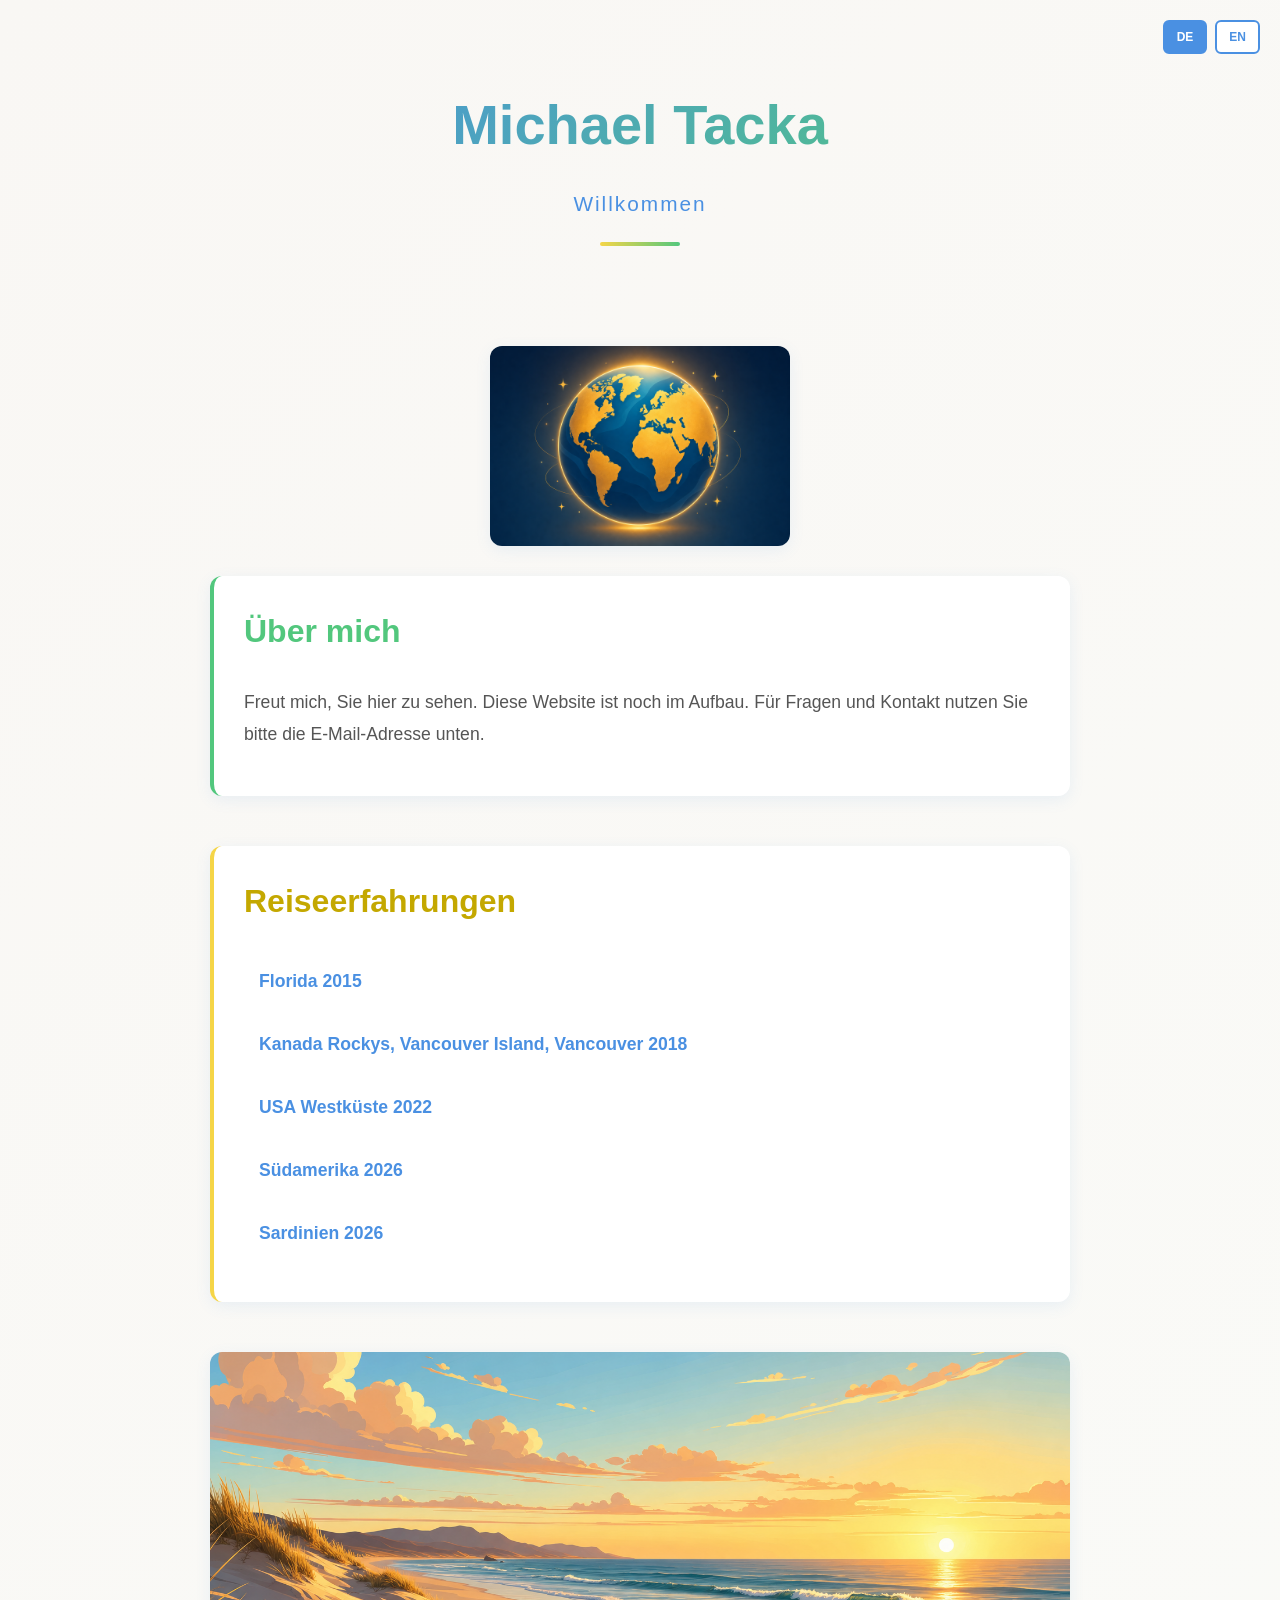
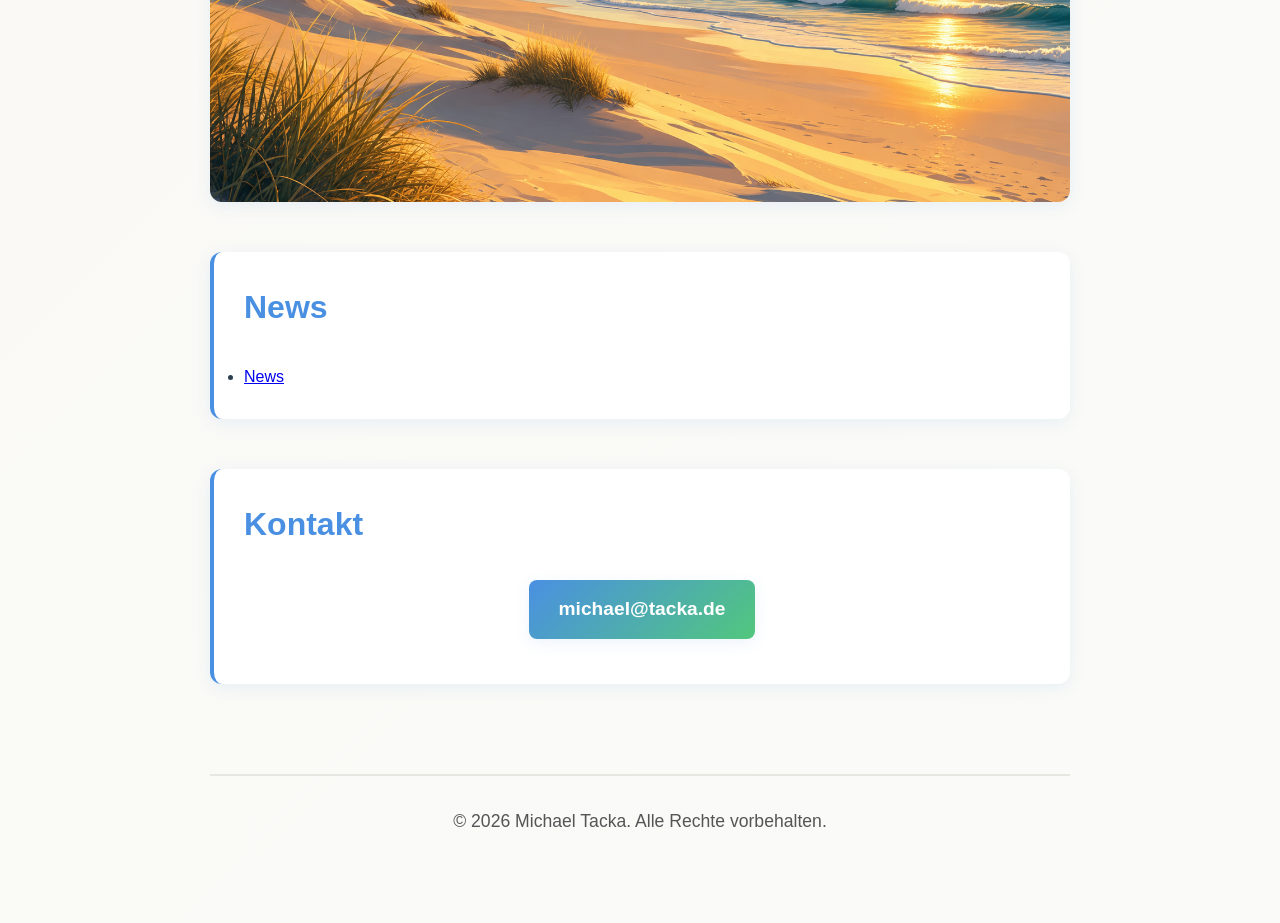
<file: index.html>
<!DOCTYPE html>
<html lang="de">
<head>
    <meta charset="UTF-8">
    <meta name="viewport" content="width=device-width, initial-scale=1.0">
    <title>Michael Tacka</title>
    <link rel="stylesheet" href="style.css">
</head>
<body>
    <div class="language-switcher">
        <button class="lang-btn active" data-lang="de">DE</button>
        <button class="lang-btn" data-lang="en">EN</button>
    </div>

    <div class="container">
        <header>
            <div class="header-content">
                <h1 data-i18n="name">Michael Tacka</h1>
                <p class="tagline" data-i18n="tagline">Willkommen</p>
            </div>
        </header>

        <main>
            <section class="gallery gallery-top">
                <div class="gallery-item">
                    <img src="globe.png" alt="World globe" class="gallery-img gallery-small">
                </div>
            </section>

            <section class="about">
                <h2 data-i18n="about-title">Über mich</h2>
                <p data-i18n="about-text">Freut mich, Sie hier zu sehen. Diese Website ist noch im Aufbau. Für Fragen und Kontakt nutzen Sie bitte die E-Mail-Adresse unten.</p>
            </section>

            <section class="travel">
                <h2 data-i18n="travel-title">Reiseerfahrungen (nur DE / exclusively DE)</h2>
                <ul>
                    <li><a href="2015_florida_reiseverlauf.html">Florida 2015</a></li>
                    <li><a href="2018_Reiseverlauf_Kanada.html">Kanada Rockys, Vancouver Island, Vancouver 2018</a></li>
                    <li><a href="2022_USA-Westkueste_Reiseverlauf.html">USA Westküste 2022</a></li>
                    <li><a href="2026_Suedamerika_Reisebericht.html">Südamerika 2026</a></li>                    
                    <li><a href="2026_Sardinien_Reiseverlauf.html">Sardinien 2026</a></li>                    
                </ul>
            </section>

            <section class="gallery gallery-bottom">
                <div class="gallery-item">
                    <img src="beach.png" alt="Sunny beach sunset" class="gallery-img gallery-large">
                </div>
            </section>

            <section class="news">
                <h2 data-i18n="news-title">News</h2>
                <ul>
                    <li><a href="news.html">News</a></li>
                </ul>
            </section>

            <section class="contact">
                <h2 data-i18n="contact-title">Kontakt</h2>
                <p>
                    <a href="mailto:michael@tacka.de" class="email-link">
                        michael@tacka.de
                    </a>
                </p>
            
</main>

        <footer>
            <p data-i18n="footer">&copy; 2026 Michael Tacka. Alle Rechte vorbehalten.</p>
        </footer>
    </div>

    <script src="script.js"></script>
</body>
</html>
</file>
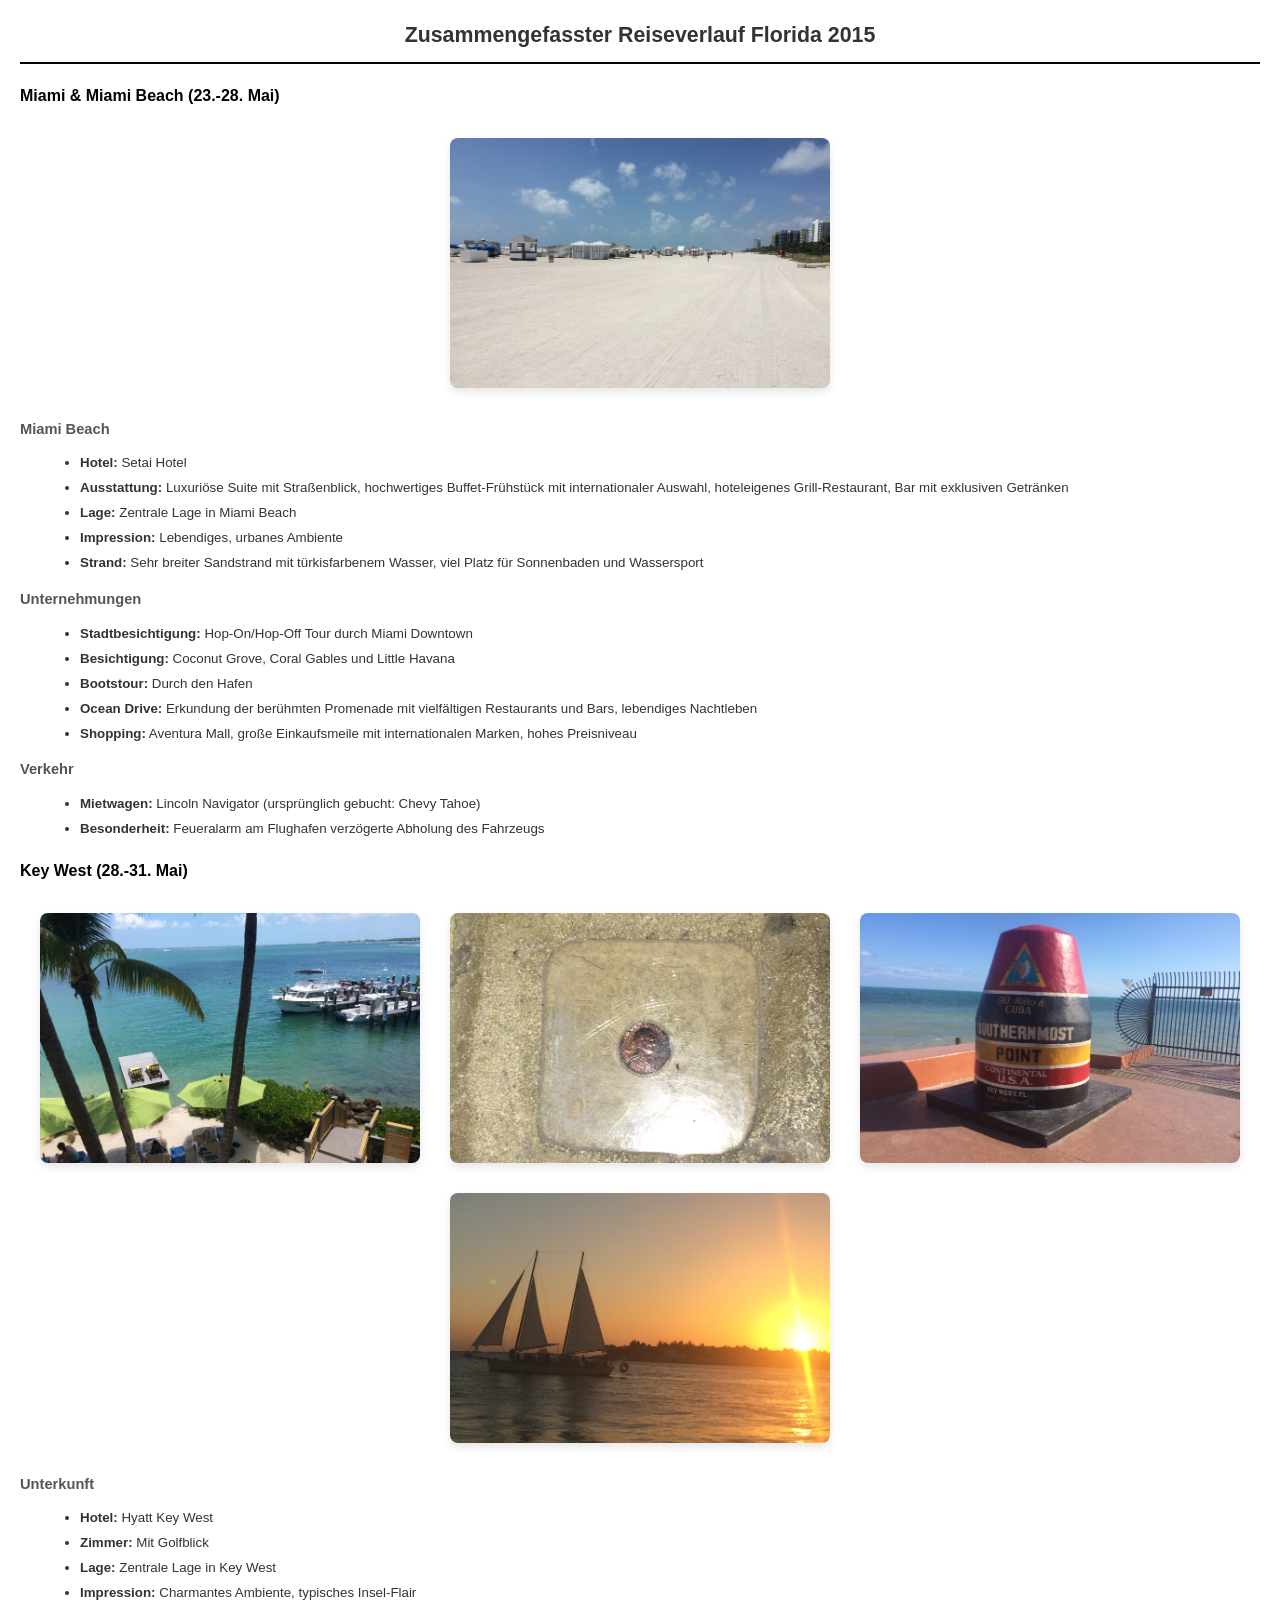
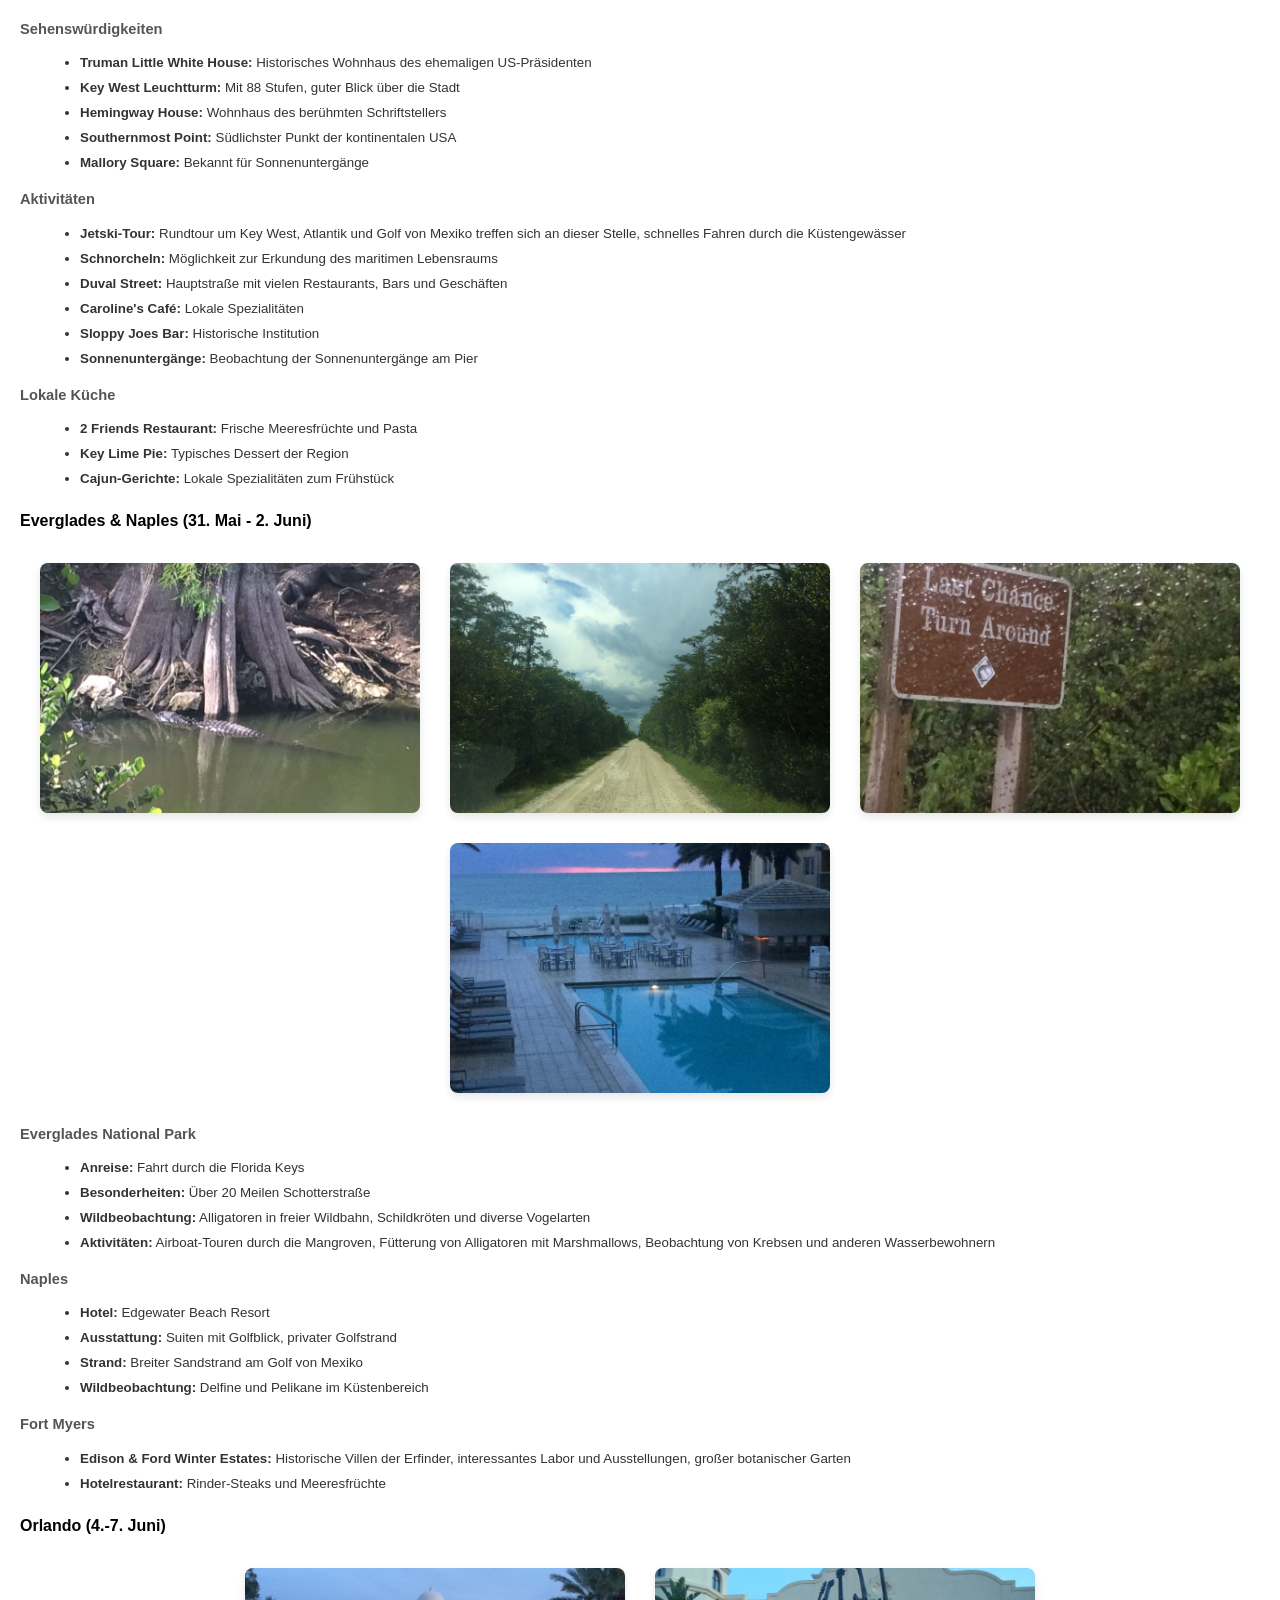
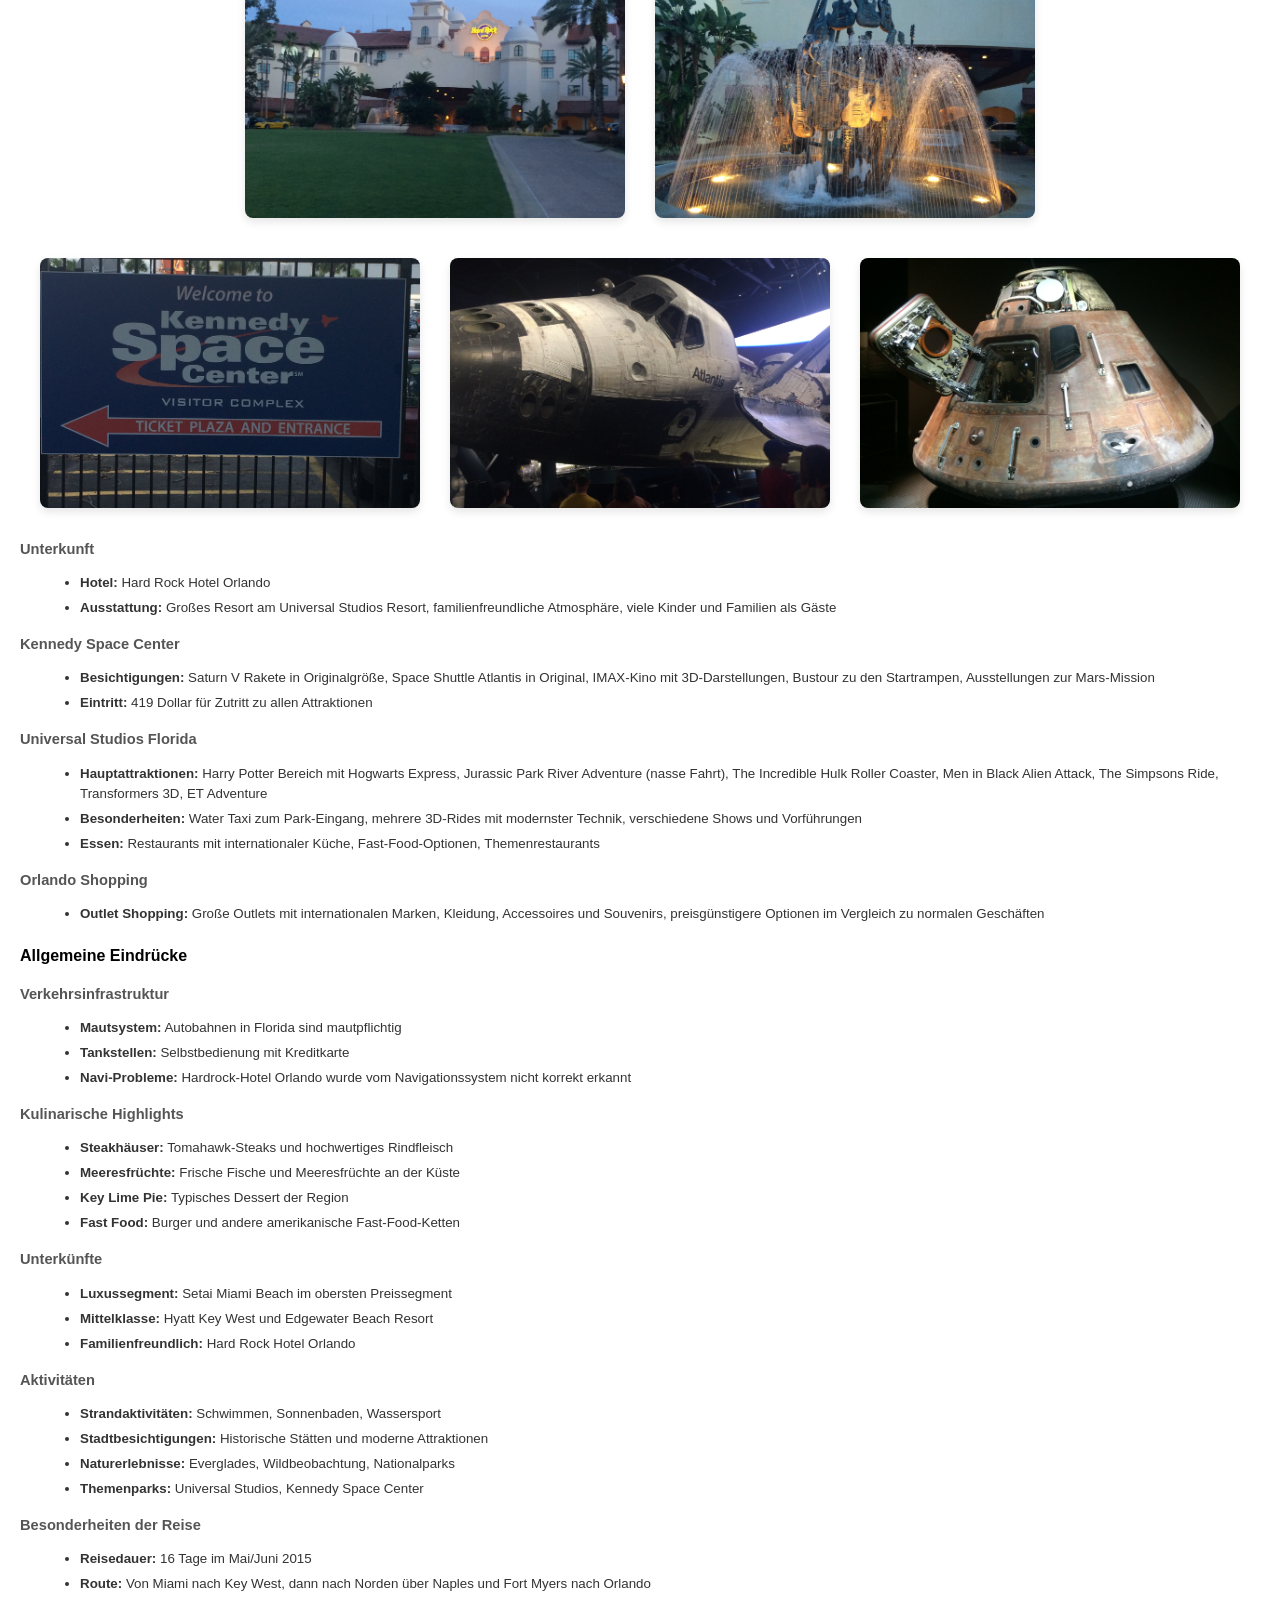
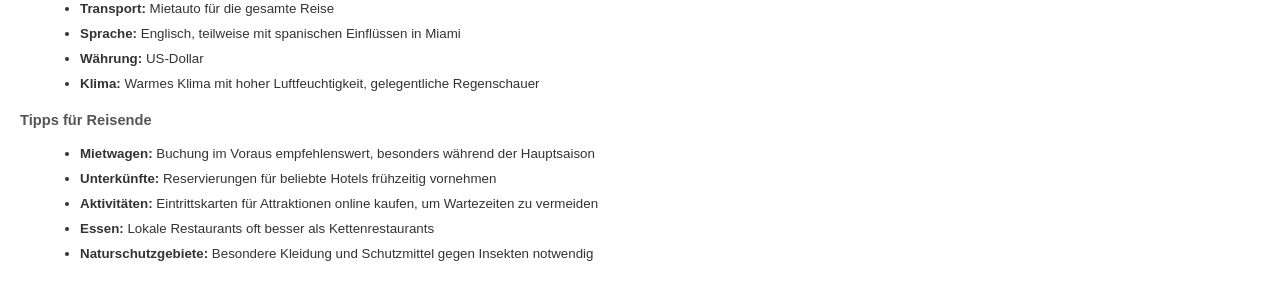
<file: 2015_florida_reiseverlauf.html>
<!DOCTYPE html>
<html lang="de">
<head>
    <meta charset="UTF-8">
    <meta name="viewport" content="width=device-width, initial-scale=1.0">
    <title>Reiseverlauf Florida 2015</title>
    <style>
        body {
            font-family: Arial, sans-serif;
            font-size: 10pt;
            line-height: 1.5;
            margin: 20px;
            color: #333;
        }
        h1 {
            font-size: 16pt;
            text-align: center;
            margin-bottom: 20px;
            border-bottom: 2px solid #000;
            padding-bottom: 10px;
        }
        h2 {
            font-size: 12pt;
            margin-top: 20px;
            margin-bottom: 10px;
            color: #000;
        }
        h3 {
            font-size: 11pt;
            margin-top: 15px;
            margin-bottom: 5px;
            color: #555;
        }
        ul {
            list-style-type: disc;
            margin-left: 20px;
        }
        li {
            margin-bottom: 5px;
        }
        .section {
            margin-bottom: 20px;
        }
        .page-break {
            page-break-before: always;
        }
        .blog-image {
            width: 380px;
            height: 250px;
            object-fit: cover;
            border-radius: 8px;
            box-shadow: 0 4px 8px rgba(0, 0, 0, 0.1);
            margin: 10px;
            display: block;
        }
        .image-gallery {
            display: flex;
            flex-wrap: wrap;
            justify-content: center;
            gap: 10px;
            margin: 20px 0;
        }
        .image-caption {
            display: none;
        }
    </style>
</head>
<body>
    <h1>Zusammengefasster Reiseverlauf Florida 2015</h1>

    <div class="section">
        <h2>Miami & Miami Beach (23.-28. Mai)</h2>
        <div class="image-gallery">
            <img src="images/IMG_1189.JPG" alt="Miami" class="blog-image">
        </div>
        
        <h3>Miami Beach</h3>
        <ul>
            <li><strong>Hotel:</strong> Setai Hotel</li>
            <li><strong>Ausstattung:</strong> Luxuriöse Suite mit Straßenblick, hochwertiges Buffet-Frühstück mit internationaler Auswahl, hoteleigenes Grill-Restaurant, Bar mit exklusiven Getränken</li>
            <li><strong>Lage:</strong> Zentrale Lage in Miami Beach</li>
            <li><strong>Impression:</strong> Lebendiges, urbanes Ambiente</li>
            <li><strong>Strand:</strong> Sehr breiter Sandstrand mit türkisfarbenem Wasser, viel Platz für Sonnenbaden und Wassersport</li>
        </ul>
        
        <h3>Unternehmungen</h3>
        <ul>
            <li><strong>Stadtbesichtigung:</strong> Hop-On/Hop-Off Tour durch Miami Downtown</li>
            <li><strong>Besichtigung:</strong> Coconut Grove, Coral Gables und Little Havana</li>
            <li><strong>Bootstour:</strong> Durch den Hafen</li>
            <li><strong>Ocean Drive:</strong> Erkundung der berühmten Promenade mit vielfältigen Restaurants und Bars, lebendiges Nachtleben</li>
            <li><strong>Shopping:</strong> Aventura Mall, große Einkaufsmeile mit internationalen Marken, hohes Preisniveau</li>
        </ul>
        
        <h3>Verkehr</h3>
        <ul>
            <li><strong>Mietwagen:</strong> Lincoln Navigator (ursprünglich gebucht: Chevy Tahoe)</li>
            <li><strong>Besonderheit:</strong> Feueralarm am Flughafen verzögerte Abholung des Fahrzeugs</li>
        </ul>
    </div>

    <div class="section">
        <h2>Key West (28.-31. Mai)</h2>
        <div class="image-gallery">
            <img src="images/IMG_1311.JPG" alt="Key West" class="blog-image">
            <img src="images/IMG_1336.JPG" alt="Key West" class="blog-image">
            <img src="images/IMG_1339.JPG" alt="Key West" class="blog-image">
            <img src="images/IMG_1293.JPG" alt="Key West" class="blog-image">
        </div>
        
        <h3>Unterkunft</h3>
        <ul>
            <li><strong>Hotel:</strong> Hyatt Key West</li>
            <li><strong>Zimmer:</strong> Mit Golfblick</li>
            <li><strong>Lage:</strong> Zentrale Lage in Key West</li>
            <li><strong>Impression:</strong> Charmantes Ambiente, typisches Insel-Flair</li>
        </ul>
        
        <h3>Sehenswürdigkeiten</h3>
        <ul>
            <li><strong>Truman Little White House:</strong> Historisches Wohnhaus des ehemaligen US-Präsidenten</li>
            <li><strong>Key West Leuchtturm:</strong> Mit 88 Stufen, guter Blick über die Stadt</li>
            <li><strong>Hemingway House:</strong> Wohnhaus des berühmten Schriftstellers</li>
            <li><strong>Southernmost Point:</strong> Südlichster Punkt der kontinentalen USA</li>
            <li><strong>Mallory Square:</strong> Bekannt für Sonnenuntergänge</li>
        </ul>
        
        <h3>Aktivitäten</h3>
        <ul>
            <li><strong>Jetski-Tour:</strong> Rundtour um Key West, Atlantik und Golf von Mexiko treffen sich an dieser Stelle, schnelles Fahren durch die Küstengewässer</li>
            <li><strong>Schnorcheln:</strong> Möglichkeit zur Erkundung des maritimen Lebensraums</li>
            <li><strong>Duval Street:</strong> Hauptstraße mit vielen Restaurants, Bars und Geschäften</li>
            <li><strong>Caroline's Café:</strong> Lokale Spezialitäten</li>
            <li><strong>Sloppy Joes Bar:</strong> Historische Institution</li>
            <li><strong>Sonnenuntergänge:</strong> Beobachtung der Sonnenuntergänge am Pier</li>
        </ul>
        
        <h3>Lokale Küche</h3>
        <ul>
            <li><strong>2 Friends Restaurant:</strong> Frische Meeresfrüchte und Pasta</li>
            <li><strong>Key Lime Pie:</strong> Typisches Dessert der Region</li>
            <li><strong>Cajun-Gerichte:</strong> Lokale Spezialitäten zum Frühstück</li>
        </ul>
    </div>

    <div class="section">
        <h2>Everglades & Naples (31. Mai - 2. Juni)</h2>
        <div class="image-gallery">
            <img src="images/IMG_1379.JPG" alt="Everglades" class="blog-image">
            <img src="images/IMG_1381.JPG" alt="Everglades" class="blog-image">
            <img src="images/IMG_1388.JPG" alt="Everglades" class="blog-image">
            <img src="images/IMG_1471.JPG" alt="Everglades" class="blog-image">
        </div>
        
        <h3>Everglades National Park</h3>
        <ul>
            <li><strong>Anreise:</strong> Fahrt durch die Florida Keys</li>
            <li><strong>Besonderheiten:</strong> Über 20 Meilen Schotterstraße</li>
            <li><strong>Wildbeobachtung:</strong> Alligatoren in freier Wildbahn, Schildkröten und diverse Vogelarten</li>
            <li><strong>Aktivitäten:</strong> Airboat-Touren durch die Mangroven, Fütterung von Alligatoren mit Marshmallows, Beobachtung von Krebsen und anderen Wasserbewohnern</li>
        </ul>
        
        <h3>Naples</h3>
        <ul>
            <li><strong>Hotel:</strong> Edgewater Beach Resort</li>
            <li><strong>Ausstattung:</strong> Suiten mit Golfblick, privater Golfstrand</li>
            <li><strong>Strand:</strong> Breiter Sandstrand am Golf von Mexiko</li>
            <li><strong>Wildbeobachtung:</strong> Delfine und Pelikane im Küstenbereich</li>
        </ul>
        
        <h3>Fort Myers</h3>
        <ul>
            <li><strong>Edison & Ford Winter Estates:</strong> Historische Villen der Erfinder, interessantes Labor und Ausstellungen, großer botanischer Garten</li>
            <li><strong>Hotelrestaurant:</strong> Rinder-Steaks und Meeresfrüchte</li>
        </ul>
    </div>

        <div class="section">
            <h2>Orlando (4.-7. Juni)</h2>
            <div class="image-gallery">
                <img src="images/IMG_1504.JPG" alt="Orlando" class="blog-image">
                <img src="images/IMG_1507.JPG" alt="Orlando" class="blog-image">
            </div>
            <div class="image-gallery">
                <img src="images/IMG_1518.JPG" alt="Orlando" class="blog-image">
                <img src="images/IMG_1530.JPG" alt="Orlando" class="blog-image">
                <img src="images/IMG_1527.JPG" alt="Orlando" class="blog-image">
            </div>
            
            <h3>Unterkunft</h3>
        <ul>
            <li><strong>Hotel:</strong> Hard Rock Hotel Orlando</li>
            <li><strong>Ausstattung:</strong> Großes Resort am Universal Studios Resort, familienfreundliche Atmosphäre, viele Kinder und Familien als Gäste</li>
        </ul>
        
        <h3>Kennedy Space Center</h3>
        <ul>
            <li><strong>Besichtigungen:</strong> Saturn V Rakete in Originalgröße, Space Shuttle Atlantis in Original, IMAX-Kino mit 3D-Darstellungen, Bustour zu den Startrampen, Ausstellungen zur Mars-Mission</li>
            <li><strong>Eintritt:</strong> 419 Dollar für Zutritt zu allen Attraktionen</li>
        </ul>
        
        <h3>Universal Studios Florida</h3>
        <ul>
            <li><strong>Hauptattraktionen:</strong> Harry Potter Bereich mit Hogwarts Express, Jurassic Park River Adventure (nasse Fahrt), The Incredible Hulk Roller Coaster, Men in Black Alien Attack, The Simpsons Ride, Transformers 3D, ET Adventure</li>
            <li><strong>Besonderheiten:</strong> Water Taxi zum Park-Eingang, mehrere 3D-Rides mit modernster Technik, verschiedene Shows und Vorführungen</li>
            <li><strong>Essen:</strong> Restaurants mit internationaler Küche, Fast-Food-Optionen, Themenrestaurants</li>
        </ul>
        
        <h3>Orlando Shopping</h3>
        <ul>
            <li><strong>Outlet Shopping:</strong> Große Outlets mit internationalen Marken, Kleidung, Accessoires und Souvenirs, preisgünstigere Optionen im Vergleich zu normalen Geschäften</li>
        </ul>
    </div>

    <div class="section">
        <h2>Allgemeine Eindrücke</h2>
        
        <h3>Verkehrsinfrastruktur</h3>
        <ul>
            <li><strong>Mautsystem:</strong> Autobahnen in Florida sind mautpflichtig</li>
            <li><strong>Tankstellen:</strong> Selbstbedienung mit Kreditkarte</li>
            <li><strong>Navi-Probleme:</strong> Hardrock-Hotel Orlando wurde vom Navigationssystem nicht korrekt erkannt</li>
        </ul>
        
        <h3>Kulinarische Highlights</h3>
        <ul>
            <li><strong>Steakhäuser:</strong> Tomahawk-Steaks und hochwertiges Rindfleisch</li>
            <li><strong>Meeresfrüchte:</strong> Frische Fische und Meeresfrüchte an der Küste</li>
            <li><strong>Key Lime Pie:</strong> Typisches Dessert der Region</li>
            <li><strong>Fast Food:</strong> Burger und andere amerikanische Fast-Food-Ketten</li>
        </ul>
        
        <h3>Unterkünfte</h3>
        <ul>
            <li><strong>Luxussegment:</strong> Setai Miami Beach im obersten Preissegment</li>
            <li><strong>Mittelklasse:</strong> Hyatt Key West und Edgewater Beach Resort</li>
            <li><strong>Familienfreundlich:</strong> Hard Rock Hotel Orlando</li>
        </ul>
        
        <h3>Aktivitäten</h3>
        <ul>
            <li><strong>Strandaktivitäten:</strong> Schwimmen, Sonnenbaden, Wassersport</li>
            <li><strong>Stadtbesichtigungen:</strong> Historische Stätten und moderne Attraktionen</li>
            <li><strong>Naturerlebnisse:</strong> Everglades, Wildbeobachtung, Nationalparks</li>
            <li><strong>Themenparks:</strong> Universal Studios, Kennedy Space Center</li>
        </ul>
        
        <h3>Besonderheiten der Reise</h3>
        <ul>
            <li><strong>Reisedauer:</strong> 16 Tage im Mai/Juni 2015</li>
            <li><strong>Route:</strong> Von Miami nach Key West, dann nach Norden über Naples und Fort Myers nach Orlando</li>
            <li><strong>Transport:</strong> Mietauto für die gesamte Reise</li>
            <li><strong>Sprache:</strong> Englisch, teilweise mit spanischen Einflüssen in Miami</li>
            <li><strong>Währung:</strong> US-Dollar</li>
            <li><strong>Klima:</strong> Warmes Klima mit hoher Luftfeuchtigkeit, gelegentliche Regenschauer</li>
        </ul>
        
        <h3>Tipps für Reisende</h3>
        <ul>
            <li><strong>Mietwagen:</strong> Buchung im Voraus empfehlenswert, besonders während der Hauptsaison</li>
            <li><strong>Unterkünfte:</strong> Reservierungen für beliebte Hotels frühzeitig vornehmen</li>
            <li><strong>Aktivitäten:</strong> Eintrittskarten für Attraktionen online kaufen, um Wartezeiten zu vermeiden</li>
            <li><strong>Essen:</strong> Lokale Restaurants oft besser als Kettenrestaurants</li>
            <li><strong>Naturschutzgebiete:</strong> Besondere Kleidung und Schutzmittel gegen Insekten notwendig</li>
        </ul>
    </div>
</body>
</html>
</file>
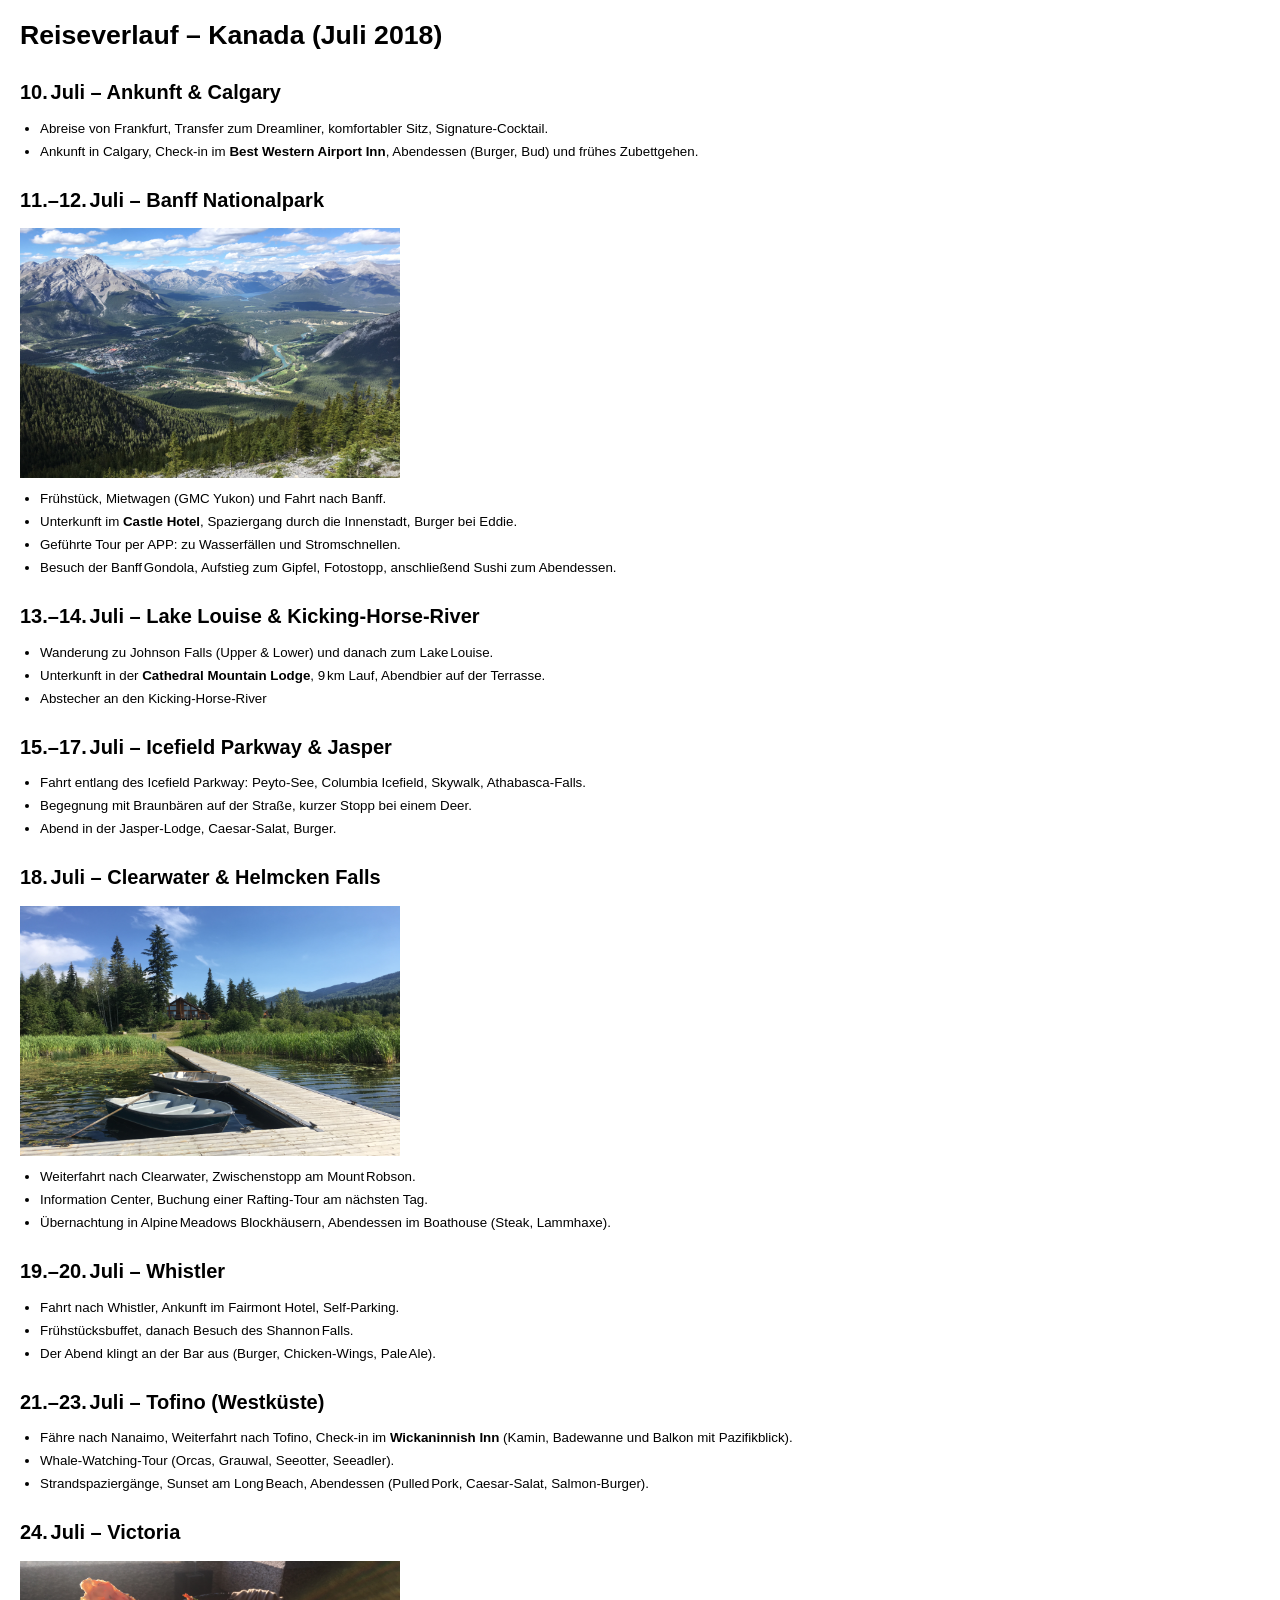
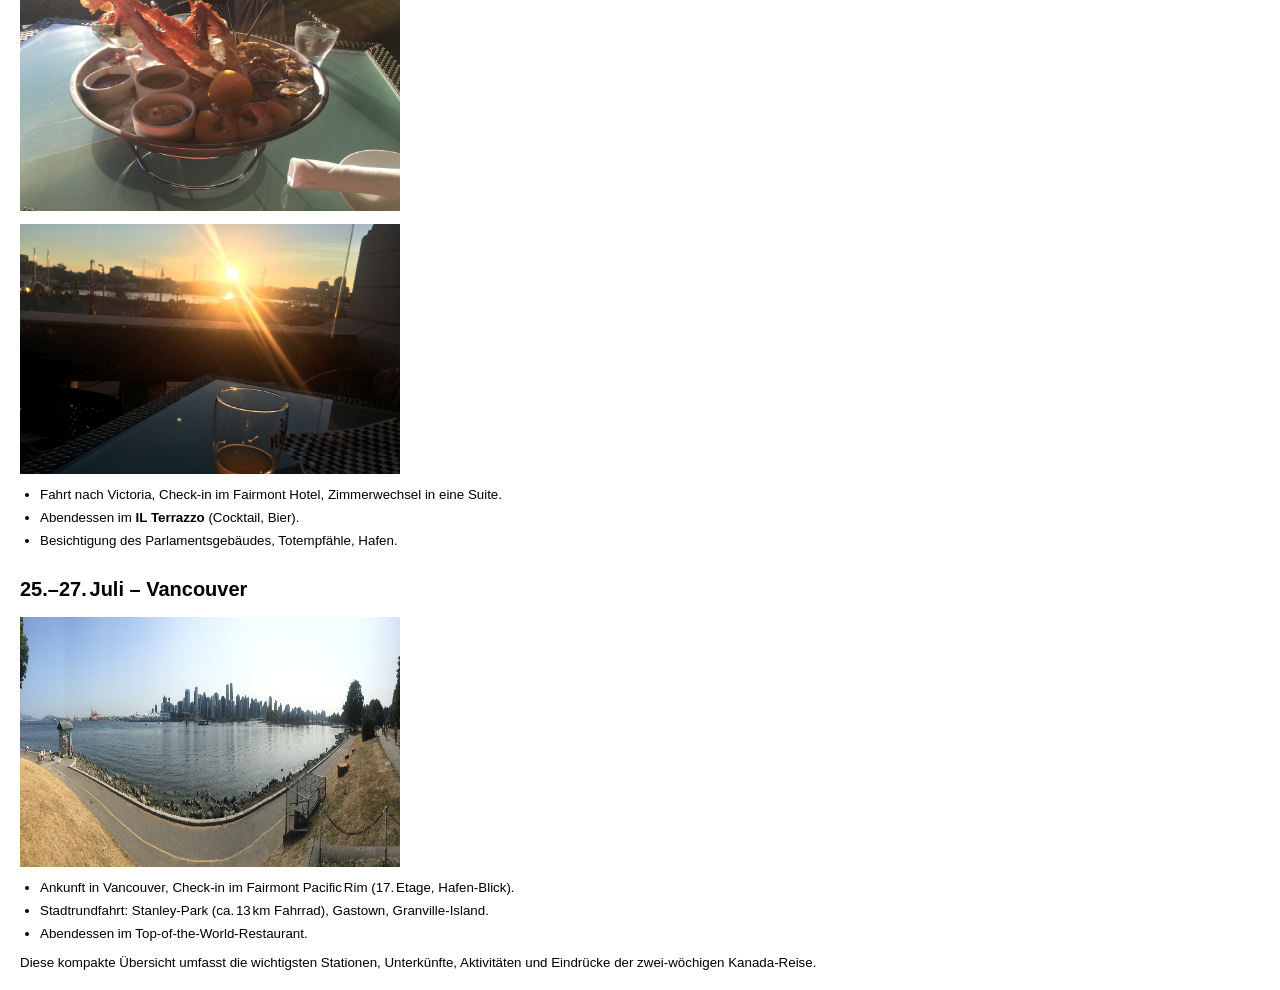
<file: 2018_Reiseverlauf_Kanada.html>
<!DOCTYPE html>
<html lang="de">
<head>
<meta charset="UTF-8">
<title>Reiseverlauf Kanada 2018</title>
<style>
  body {font-family: Arial, sans-serif; font-size: 10pt; margin: 20px;}
  h2 {margin-top: 30px;}
  ul {margin: 0; padding-left: 20px;}
  li {margin-bottom: 8px;}
  .img {margin: 10px 0;}
</style>
</head>
<body>
<h1>Reiseverlauf – Kanada (Juli 2018)</h1>

<h2>10. Juli – Ankunft & Calgary</h2>
<ul>
  <li>Abreise von Frankfurt, Transfer zum Dreamliner, komfortabler Sitz, Signature‑Cocktail.</li>
  <li>Ankunft in Calgary, Check‑in im <strong>Best Western Airport Inn</strong>, Abendessen (Burger, Bud) und frühes Zubettgehen.</li>
</ul>

<h2>11.–12. Juli – Banff Nationalpark</h2>
<div class="img"><img src="images/Banff_IMG_5041.JPG" width="380" height="250" alt="Banff"></div>
<ul>
  <li>Frühstück, Mietwagen (GMC Yukon) und Fahrt nach Banff.</li>
  <li>Unterkunft im <strong>Castle Hotel</strong>, Spaziergang durch die Innenstadt, Burger bei Eddie.</li>
  <li>Geführte Tour per APP: zu Wasserfällen und Stromschnellen.</li>
  <li>Besuch der Banff Gondola, Aufstieg zum Gipfel, Fotostopp, anschließend Sushi zum Abendessen.</li>
</ul>

<h2>13.–14. Juli – Lake Louise & Kicking‑Horse‑River</h2>
<ul>
  <li>Wanderung zu Johnson Falls (Upper & Lower) und danach zum Lake Louise.</li>
  <li>Unterkunft in der <strong>Cathedral Mountain Lodge</strong>, 9 km Lauf, Abendbier auf der Terrasse.</li>
  <li>Abstecher an den Kicking‑Horse‑River</li>
</ul>

<h2>15.–17. Juli – Icefield Parkway & Jasper</h2>
<ul>
  <li>Fahrt entlang des Icefield Parkway: Peyto‑See, Columbia Icefield, Skywalk, Athabasca‑Falls.</li>
  <li>Begegnung mit Braunbären auf der Straße, kurzer Stopp bei einem Deer.</li>
  <li>Abend in der Jasper-Lodge, Caesar‑Salat, Burger.</li>
</ul>

<h2>18. Juli – Clearwater & Helmcken Falls</h2>
<div class="img"><img src="images/Clearwater_Alpine-Meadows_IMG_5138.JPG" width="380" height="250" alt="Clearwater"></div>
<ul>
  <li>Weiterfahrt nach Clearwater, Zwischenstopp am Mount Robson.</li>
  <li>Information Center, Buchung einer Rafting‑Tour am nächsten Tag.</li>
  <li>Übernachtung in Alpine Meadows Blockhäusern, Abendessen im Boathouse (Steak, Lammhaxe).</li>
</ul>

<h2>19.–20. Juli – Whistler</h2>
<ul>
  <li>Fahrt nach Whistler, Ankunft im Fairmont Hotel, Self‑Parking.</li>
  <li>Frühstücksbuffet, danach Besuch des Shannon Falls.</li>
  <li>Der Abend klingt an der Bar aus (Burger, Chicken‑Wings, Pale Ale).</li>
</ul>

<h2>21.–23. Juli – Tofino (Westküste)</h2>
<ul>
  <li>Fähre nach Nanaimo, Weiterfahrt nach Tofino, Check‑in im <strong>Wickaninnish Inn</strong> (Kamin, Badewanne und Balkon mit Pazifikblick).</li>
  <li>Whale‑Watching‑Tour (Orcas, Grauwal, Seeotter, Seeadler).</li>
  <li>Strandspaziergänge, Sunset am Long Beach, Abendessen (Pulled Pork, Caesar‑Salat, Salmon‑Burger).</li>
</ul>

<h2>24. Juli – Victoria</h2>
<div class="img"><img src="images/Victoria_IMG_5188.JPG" width="380" height="250" alt="Victoria"></div>
<div class="img"><img src="images/Victoria_IMG_5192.JPG" width="380" height="250" alt="Victoria 2"></div>
<ul>
  <li>Fahrt nach Victoria, Check‑in im Fairmont Hotel, Zimmerwechsel in eine Suite.</li>
  <li>Abendessen im <strong>IL Terrazzo</strong> (Cocktail, Bier).</li>
  <li>Besichtigung des Parlamentsgebäudes, Totempfähle, Hafen.</li>
</ul>

<h2>25.–27. Juli – Vancouver</h2>
<div class="img"><img src="images/Vancouver_IMG_5219.JPG" width="380" height="250" alt="Vancouver"></div>
<ul>
  <li>Ankunft in Vancouver, Check‑in im Fairmont Pacific Rim (17. Etage, Hafen‑Blick).</li>
  <li>Stadtrundfahrt: Stanley‑Park (ca. 13 km Fahrrad), Gastown, Granville‑Island.</li>
  <li>Abendessen im Top‑of‑the‑World‑Restaurant.</li>
</ul>

<p>Diese kompakte Übersicht umfasst die wichtigsten Stationen, Unterkünfte, Aktivitäten und Eindrücke der zwei‑wöchigen Kanada‑Reise.</p>
</body>
</html>
</file>
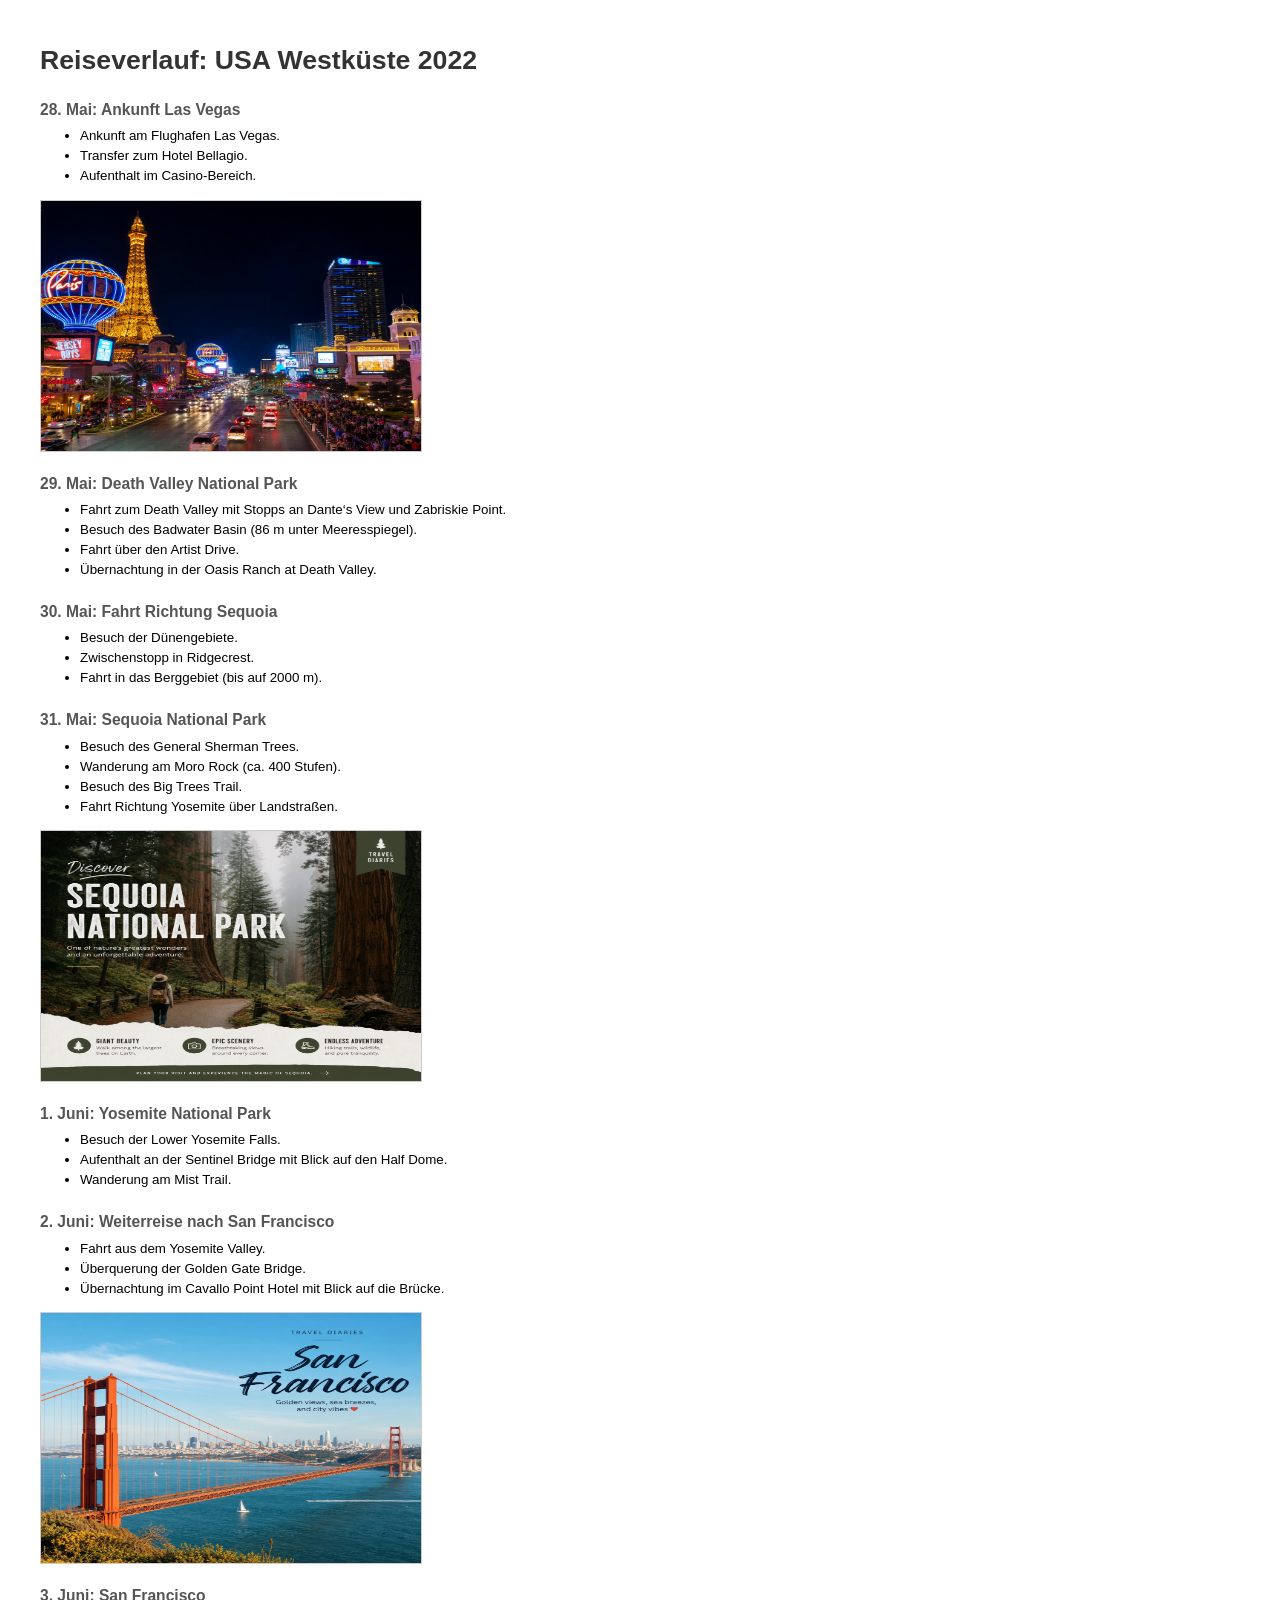
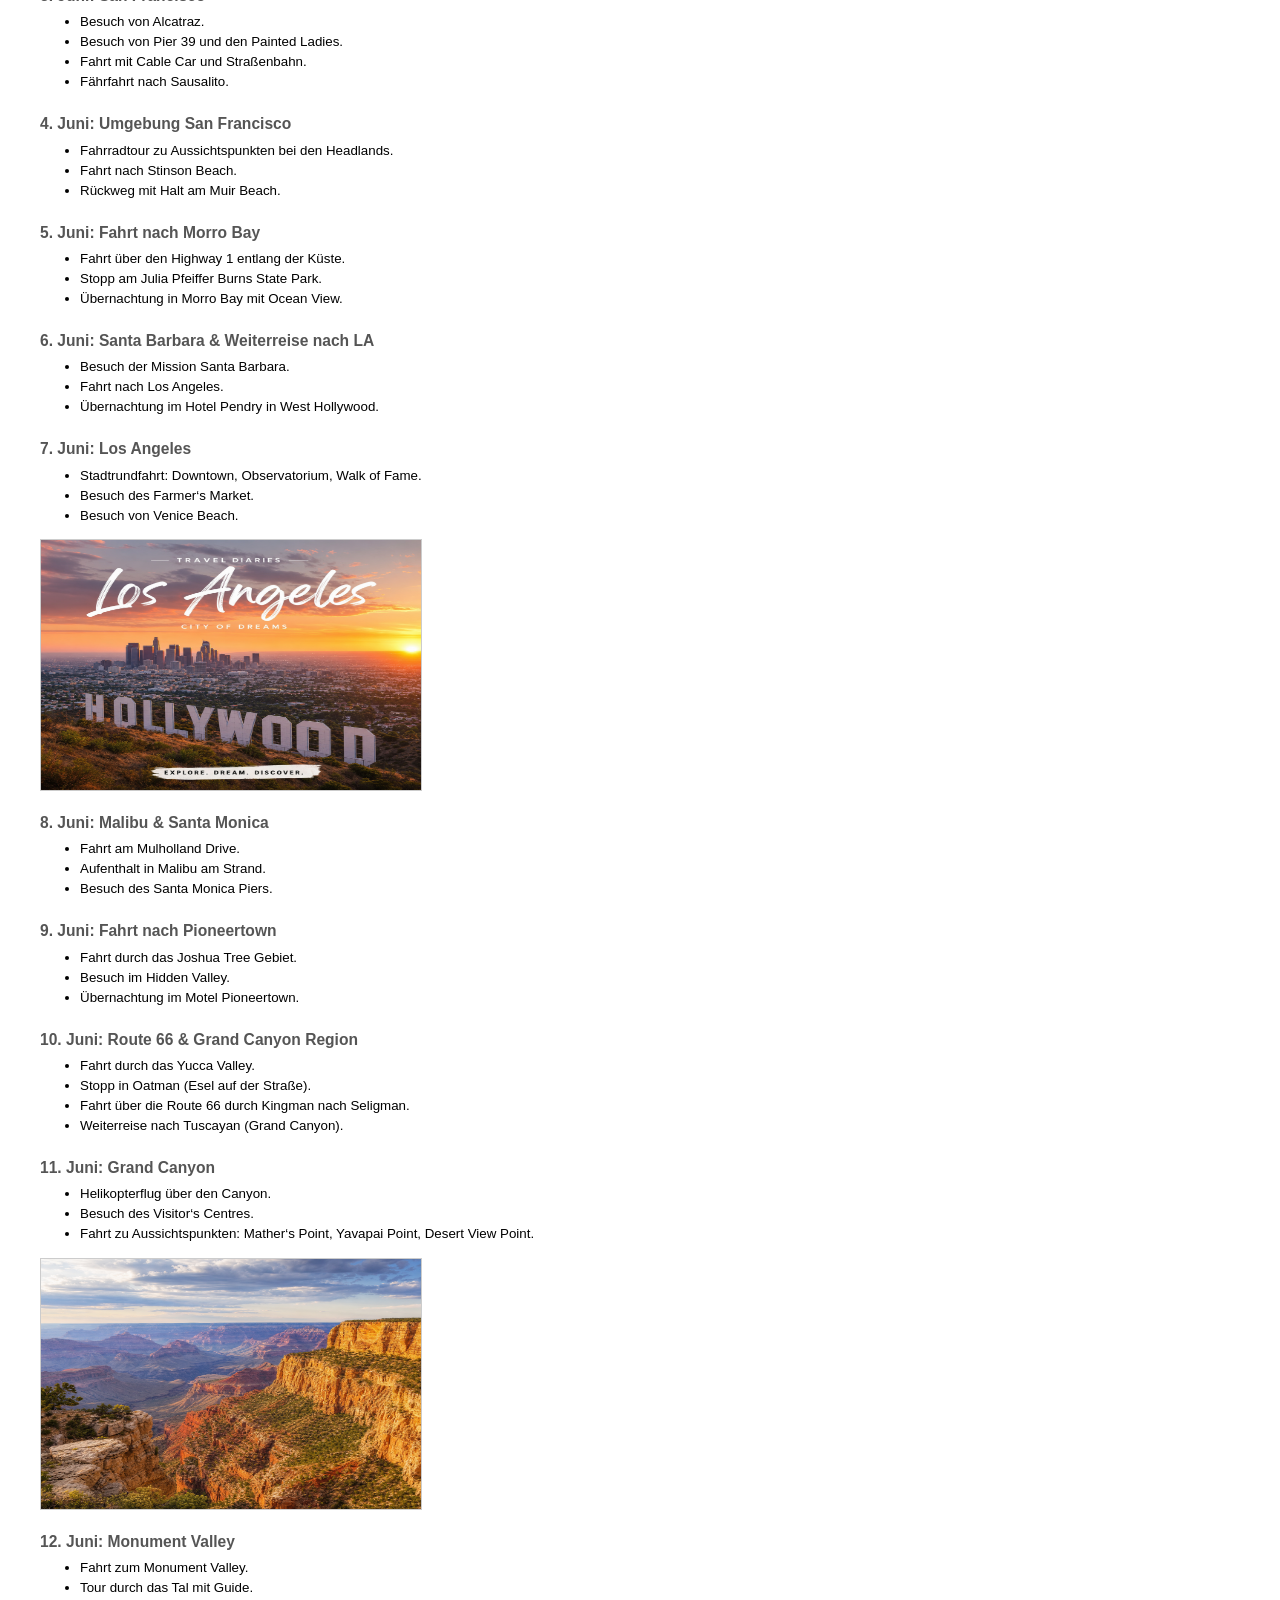
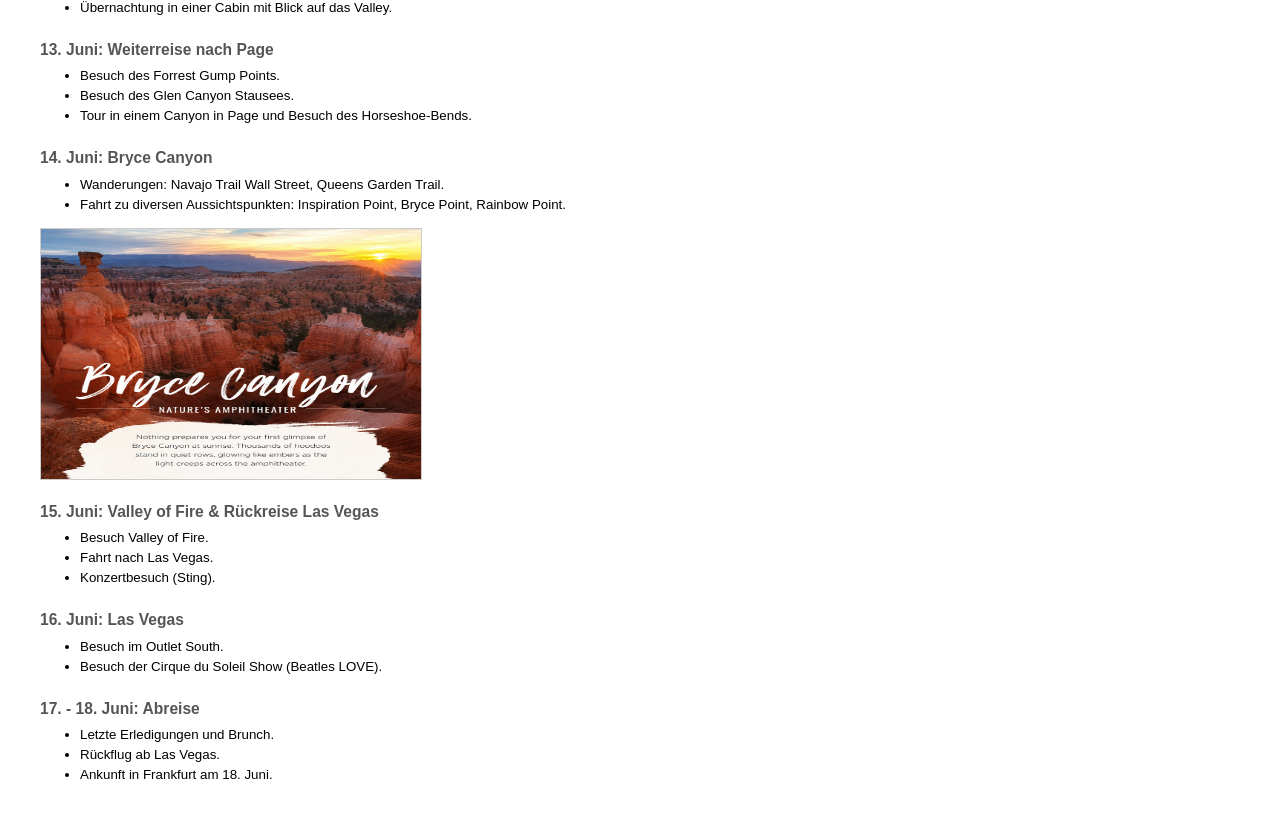
<file: 2022_USA-Westkueste_Reiseverlauf.html>
<!DOCTYPE html>
<html lang="de">
<head>
    <meta charset="UTF-8">
    <title>USA Westküsten-Reiseverlauf 2022</title>
    <style>
        body { font-family: Arial, sans-serif; font-size: 10pt; line-height: 1.5; margin: 40px; }
        h1, h2 { color: #333; }
        .day { margin-bottom: 20px; }
        .day h3 { margin-bottom: 5px; color: #555; }
        ul { margin-top: 0; }
        img { width: 380px; height: 250px; display: block; margin: 10px 0; border: 1px solid #ccc; }
    </style>
</head>
<body>
    <h1>Reiseverlauf: USA Westküste 2022</h1>
    
    <div class="day">
        <h3>28. Mai: Ankunft Las Vegas</h3>
        <ul>
            <li>Ankunft am Flughafen Las Vegas.</li>
            <li>Transfer zum Hotel Bellagio.</li>
            <li>Aufenthalt im Casino-Bereich.</li>
        </ul>
        <img src="images/las_vegas---c2a62d8c-69ae-44f0-861c-4c577f9ccba4.png" alt="Las Vegas Strip">
    </div>

    <div class="day">
        <h3>29. Mai: Death Valley National Park</h3>
        <ul>
            <li>Fahrt zum Death Valley mit Stopps an Dante‘s View und Zabriskie Point.</li>
            <li>Besuch des Badwater Basin (86 m unter Meeresspiegel).</li>
            <li>Fahrt über den Artist Drive.</li>
            <li>Übernachtung in der Oasis Ranch at Death Valley.</li>
        </ul>
    </div>

    <div class="day">
        <h3>30. Mai: Fahrt Richtung Sequoia</h3>
        <ul>
            <li>Besuch der Dünengebiete.</li>
            <li>Zwischenstopp in Ridgecrest.</li>
            <li>Fahrt in das Berggebiet (bis auf 2000 m).</li>
        </ul>
    </div>

    <div class="day">
        <h3>31. Mai: Sequoia National Park</h3>
        <ul>
            <li>Besuch des General Sherman Trees.</li>
            <li>Wanderung am Moro Rock (ca. 400 Stufen).</li>
            <li>Besuch des Big Trees Trail.</li>
            <li>Fahrt Richtung Yosemite über Landstraßen.</li>
        </ul>
        <img src="images/sequoia---100b6c1c-280c-42eb-b35d-920e845420e1.png" alt="Sequoia National Park">
    </div>

    <div class="day">
        <h3>1. Juni: Yosemite National Park</h3>
        <ul>
            <li>Besuch der Lower Yosemite Falls.</li>
            <li>Aufenthalt an der Sentinel Bridge mit Blick auf den Half Dome.</li>
            <li>Wanderung am Mist Trail.</li>
        </ul>
    </div>

    <div class="day">
        <h3>2. Juni: Weiterreise nach San Francisco</h3>
        <ul>
            <li>Fahrt aus dem Yosemite Valley.</li>
            <li>Überquerung der Golden Gate Bridge.</li>
            <li>Übernachtung im Cavallo Point Hotel mit Blick auf die Brücke.</li>
        </ul>
        <img src="images/san_francisco---d50815a1-6884-45da-bd27-711f196b13a2.png" alt="Golden Gate Bridge">
    </div>

    <div class="day">
        <h3>3. Juni: San Francisco</h3>
        <ul>
            <li>Besuch von Alcatraz.</li>
            <li>Besuch von Pier 39 und den Painted Ladies.</li>
            <li>Fahrt mit Cable Car und Straßenbahn.</li>
            <li>Fährfahrt nach Sausalito.</li>
        </ul>
    </div>

    <div class="day">
        <h3>4. Juni: Umgebung San Francisco</h3>
        <ul>
            <li>Fahrradtour zu Aussichtspunkten bei den Headlands.</li>
            <li>Fahrt nach Stinson Beach.</li>
            <li>Rückweg mit Halt am Muir Beach.</li>
        </ul>
    </div>

    <div class="day">
        <h3>5. Juni: Fahrt nach Morro Bay</h3>
        <ul>
            <li>Fahrt über den Highway 1 entlang der Küste.</li>
            <li>Stopp am Julia Pfeiffer Burns State Park.</li>
            <li>Übernachtung in Morro Bay mit Ocean View.</li>
        </ul>
    </div>

    <div class="day">
        <h3>6. Juni: Santa Barbara & Weiterreise nach LA</h3>
        <ul>
            <li>Besuch der Mission Santa Barbara.</li>
            <li>Fahrt nach Los Angeles.</li>
            <li>Übernachtung im Hotel Pendry in West Hollywood.</li>
        </ul>
    </div>

    <div class="day">
        <h3>7. Juni: Los Angeles</h3>
        <ul>
            <li>Stadtrundfahrt: Downtown, Observatorium, Walk of Fame.</li>
            <li>Besuch des Farmer‘s Market.</li>
            <li>Besuch von Venice Beach.</li>
        </ul>
        <img src="images/los_angeles---ec30fd23-918b-4037-b517-cf7393953ade.png" alt="Los Angeles Impressionen">
    </div>

    <div class="day">
        <h3>8. Juni: Malibu & Santa Monica</h3>
        <ul>
            <li>Fahrt am Mulholland Drive.</li>
            <li>Aufenthalt in Malibu am Strand.</li>
            <li>Besuch des Santa Monica Piers.</li>
        </ul>
    </div>

    <div class="day">
        <h3>9. Juni: Fahrt nach Pioneertown</h3>
        <ul>
            <li>Fahrt durch das Joshua Tree Gebiet.</li>
            <li>Besuch im Hidden Valley.</li>
            <li>Übernachtung im Motel Pioneertown.</li>
        </ul>
    </div>

    <div class="day">
        <h3>10. Juni: Route 66 & Grand Canyon Region</h3>
        <ul>
            <li>Fahrt durch das Yucca Valley.</li>
            <li>Stopp in Oatman (Esel auf der Straße).</li>
            <li>Fahrt über die Route 66 durch Kingman nach Seligman.</li>
            <li>Weiterreise nach Tuscayan (Grand Canyon).</li>
        </ul>
    </div>

    <div class="day">
        <h3>11. Juni: Grand Canyon</h3>
        <ul>
            <li>Helikopterflug über den Canyon.</li>
            <li>Besuch des Visitor‘s Centres.</li>
            <li>Fahrt zu Aussichtspunkten: Mather‘s Point, Yavapai Point, Desert View Point.</li>
        </ul>
        <img src="images/grand_canyon---b0c11174-2a69-4b16-8d06-565950248c0b.png" alt="Grand Canyon">
    </div>

    <div class="day">
        <h3>12. Juni: Monument Valley</h3>
        <ul>
            <li>Fahrt zum Monument Valley.</li>
            <li>Tour durch das Tal mit Guide.</li>
            <li>Übernachtung in einer Cabin mit Blick auf das Valley.</li>
        </ul>
    </div>

    <div class="day">
        <h3>13. Juni: Weiterreise nach Page</h3>
        <ul>
            <li>Besuch des Forrest Gump Points.</li>
            <li>Besuch des Glen Canyon Stausees.</li>
            <li>Tour in einem Canyon in Page und Besuch des Horseshoe-Bends.</li>
        </ul>
    </div>

    <div class="day">
        <h3>14. Juni: Bryce Canyon</h3>
        <ul>
            <li>Wanderungen: Navajo Trail Wall Street, Queens Garden Trail.</li>
            <li>Fahrt zu diversen Aussichtspunkten: Inspiration Point, Bryce Point, Rainbow Point.</li>
        </ul>
        <img src="images/bryce_canyon---3322f799-e4cf-4033-9412-5e715c27b84a.png" alt="Bryce Canyon">
    </div>

    <div class="day">
        <h3>15. Juni: Valley of Fire & Rückreise Las Vegas</h3>
        <ul>
            <li>Besuch Valley of Fire.</li>
            <li>Fahrt nach Las Vegas.</li>
            <li>Konzertbesuch (Sting).</li>
        </ul>
    </div>

    <div class="day">
        <h3>16. Juni: Las Vegas</h3>
        <ul>
            <li>Besuch im Outlet South.</li>
            <li>Besuch der Cirque du Soleil Show (Beatles LOVE).</li>
        </ul>
    </div>

    <div class="day">
        <h3>17. - 18. Juni: Abreise</h3>
        <ul>
            <li>Letzte Erledigungen und Brunch.</li>
            <li>Rückflug ab Las Vegas.</li>
            <li>Ankunft in Frankfurt am 18. Juni.</li>
        </ul>
    </div>
</body>
</html>
</file>
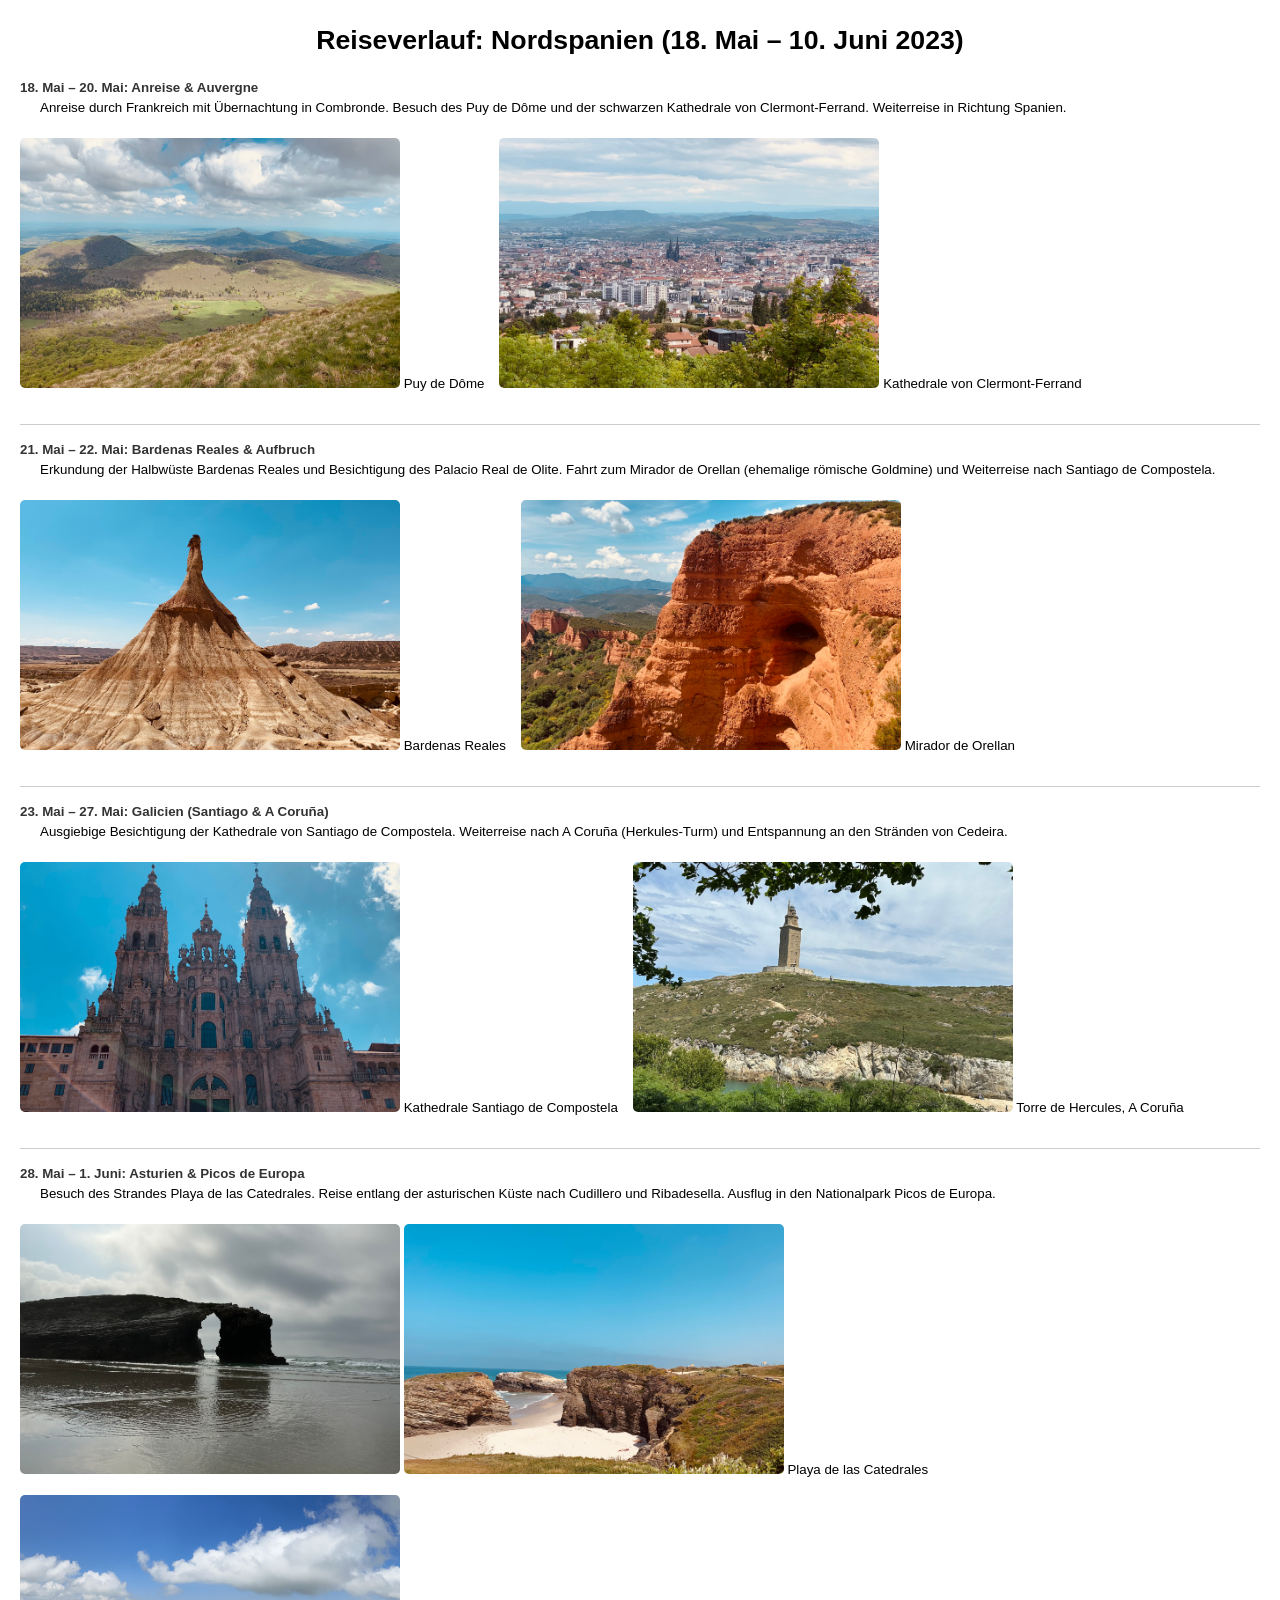
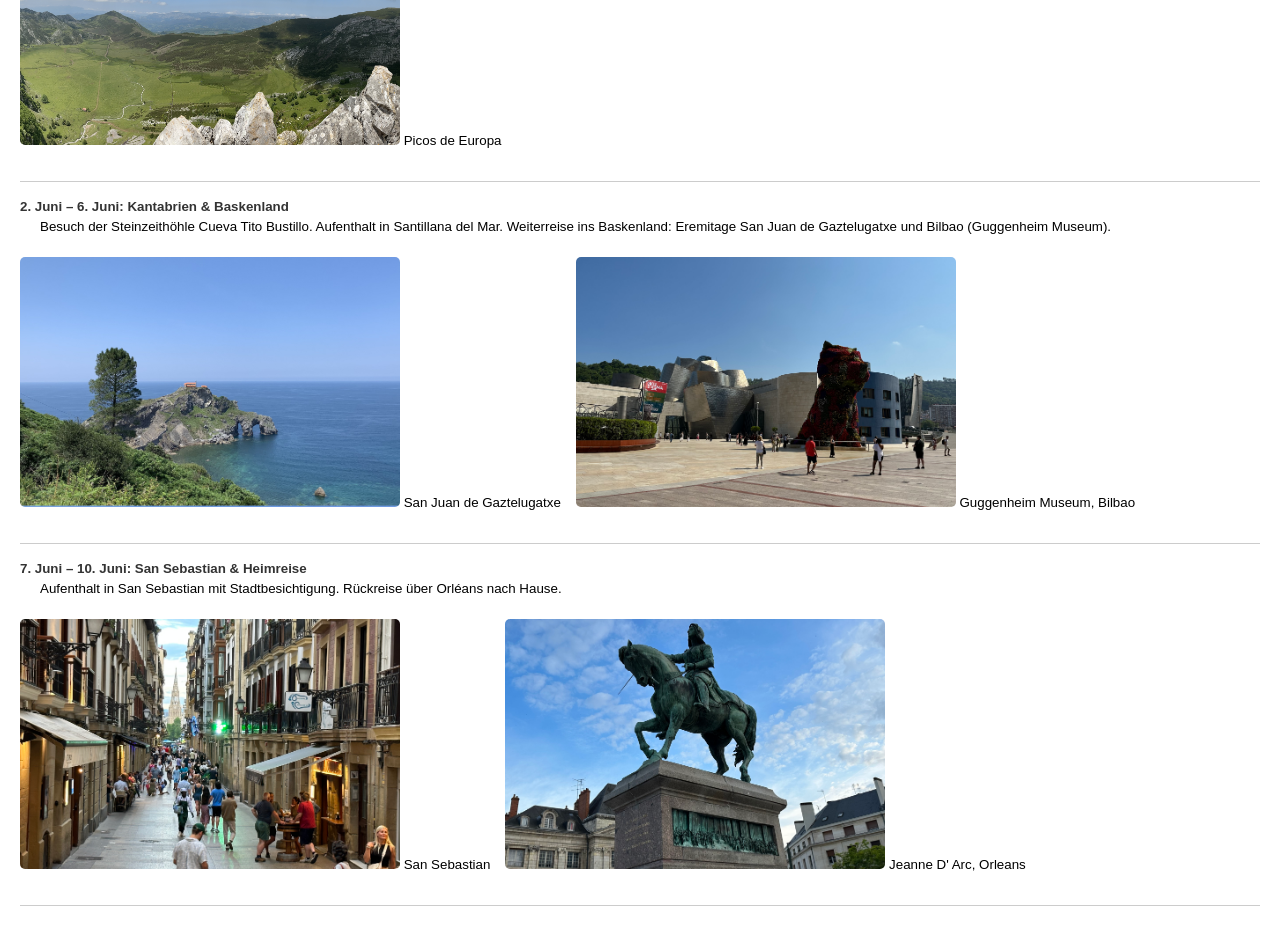
<file: 2023_Nordspanien.html>
<!DOCTYPE html>
<html lang="de">
<head>
    <meta charset="UTF-8">
    <title>Reiseverlauf Nordspanien 2023</title>
    <style>
        body { font-family: Arial, sans-serif; font-size: 10pt; line-height: 1.5; margin: 20px; }
        h1 { text-align: center; }
        .day { margin-bottom: 15px; border-bottom: 1px solid #ccc; padding-bottom: 10px; }
        .day-header { font-weight: bold; color: #333; }
        .content { margin-left: 20px; }
        .image-container { display: flex; flex-wrap: wrap; gap: 15px; margin: 20px 0; }
        .img-box { text-align: center; }
        img { width: 380px; height: 250px; object-fit: cover; border-radius: 5px; }
        caption { display: block; font-size: 0.9em; color: #555; margin-top: 5px; }
    </style>
</head>
<body>
    <h1>Reiseverlauf: Nordspanien (18. Mai – 10. Juni 2023)</h1>

    <div class="day">
        <div class="day-header">18. Mai – 20. Mai: Anreise & Auvergne</div>
        <div class="content">
            Anreise durch Frankreich mit Übernachtung in Combronde. Besuch des Puy de Dôme und der schwarzen Kathedrale von Clermont-Ferrand. Weiterreise in Richtung Spanien.
        </div>
        <div class="image-container">
            <div class="img-box">
                <img src="images/2023-05-19_114144_IMG_0029_Puy de Dome.jpg" width="380" height="250" alt="Puy de Dome">
                <caption>Puy de Dôme</caption>
            </div>
            <div class="img-box">
                <img src="images/2023-05-19_141932_IMG_0046_Clerment.jpg" width="380" height="250" alt="Kathedrale von Clermont-Ferrand">
                <caption>Kathedrale von Clermont-Ferrand</caption>
            </div>
        </div>
    </div>

    <div class="day">
        <div class="day-header">21. Mai – 22. Mai: Bardenas Reales & Aufbruch</div>
        <div class="content">
            Erkundung der Halbwüste Bardenas Reales und Besichtigung des Palacio Real de Olite. Fahrt zum Mirador de Orellan (ehemalige römische Goldmine) und Weiterreise nach Santiago de Compostela.
        </div>
        <div class="image-container">
            <div class="img-box">
                <img src="images/2023-05-21_145257_IMG_0115_Bardenas-Reales.jpg" width="380" height="250" alt="Bardenas Reales">
                <caption>Bardenas Reales</caption>
            </div>
            <div class="img-box">
                <img src="images/2023-05-22_155508_IMG_0160_Orellan.jpg" width="380" height="250" alt="Mirador de Orellan">
                <caption>Mirador de Orellan</caption>
            </div>
        </div>
    </div>

    <div class="day">
        <div class="day-header">23. Mai – 27. Mai: Galicien (Santiago & A Coruña)</div>
        <div class="content">
            Ausgiebige Besichtigung der Kathedrale von Santiago de Compostela. Weiterreise nach A Coruña (Herkules-Turm) und Entspannung an den Stränden von Cedeira.
        </div>
        <div class="image-container">
            <div class="img-box">
                <img src="images/2023-05-23_123638_IMG_0185_Santiago.jpg" width="380" height="250" alt="Santiago de Compostela">
                <caption>Kathedrale Santiago de Compostela</caption>
            </div>
            <div class="img-box">
                <img src="images/2023-05-26_134334_IMG_3677_Torre-Hercules.jpeg" width="380" height="250" alt="A Coruna Leuchtturm">
                <caption>Torre de Hercules, A Coruña</caption>
            </div>
        </div>
    </div>

    <div class="day">
        <div class="day-header">28. Mai – 1. Juni: Asturien & Picos de Europa</div>
        <div class="content">
            Besuch des Strandes Playa de las Catedrales. Reise entlang der asturischen Küste nach Cudillero und Ribadesella. Ausflug in den Nationalpark Picos de Europa.
        </div>
        <div class="image-container">
            <div class="img-box">
                <img src="images/2023-05-28_184328_IMG_3772_AsCatedrais.JPG" width="380" height="250" alt="Playa de las Catedrales">
                <img src="images/2023-05-29_153333_IMG_0626__AsCatedrais.jpg" width="380" height="250" alt="Playa de las Catedrales">
                <caption>Playa de las Catedrales</caption>
            </div>
            <div class="img-box">
                <img src="images/2023-06-01_145731_IMG_3904_Picos.JPG" width="380" height="250" alt="Picos de Europa">
                <caption>Picos de Europa</caption>
            </div>
        </div>
    </div>

    <div class="day">
        <div class="day-header">2. Juni – 6. Juni: Kantabrien & Baskenland</div>
        <div class="content">
            Besuch der Steinzeithöhle Cueva Tito Bustillo. Aufenthalt in Santillana del Mar. Weiterreise ins Baskenland: Eremitage San Juan de Gaztelugatxe und Bilbao (Guggenheim Museum).
        </div>
        <div class="image-container">
            <div class="img-box">
                <img src="images/2023-06-05_145506_IMG_0933_Gaztelugatxe.jpg" width="380" height="250" alt="San Juan de Gaztelugatxe">
                <caption>San Juan de Gaztelugatxe</caption>
            </div>
            <div class="img-box">
                <img src="images/2023-06-06_111311_IMG_4112_Bilbao_Guggenheim.JPG" width="380" height="250" alt="Bilbao Guggenheim">
                <caption>Guggenheim Museum, Bilbao</caption>
            </div>
        </div>
    </div>

    <div class="day">
        <div class="day-header">7. Juni – 10. Juni: San Sebastian & Heimreise</div>
        <div class="content">
            Aufenthalt in San Sebastian mit Stadtbesichtigung. Rückreise über Orléans nach Hause.
        </div>
        <div class="image-container">
            <div class="img-box">
                <img src="images/2023-06-07_210610_IMG_4224_SanSebastian.JPG" width="380" height="250" alt="San Sebastian">
                <caption>San Sebastian</caption>
            </div>
            <div class="img-box">
                <img src="images/2023-06-09_205311_IMG_4262_JeanneDArc.JPG" width="380" height="250" alt="Orlean">
                <caption>Jeanne D' Arc, Orleans</caption>
            </div>
    </div>
</body>
</html>
</file>
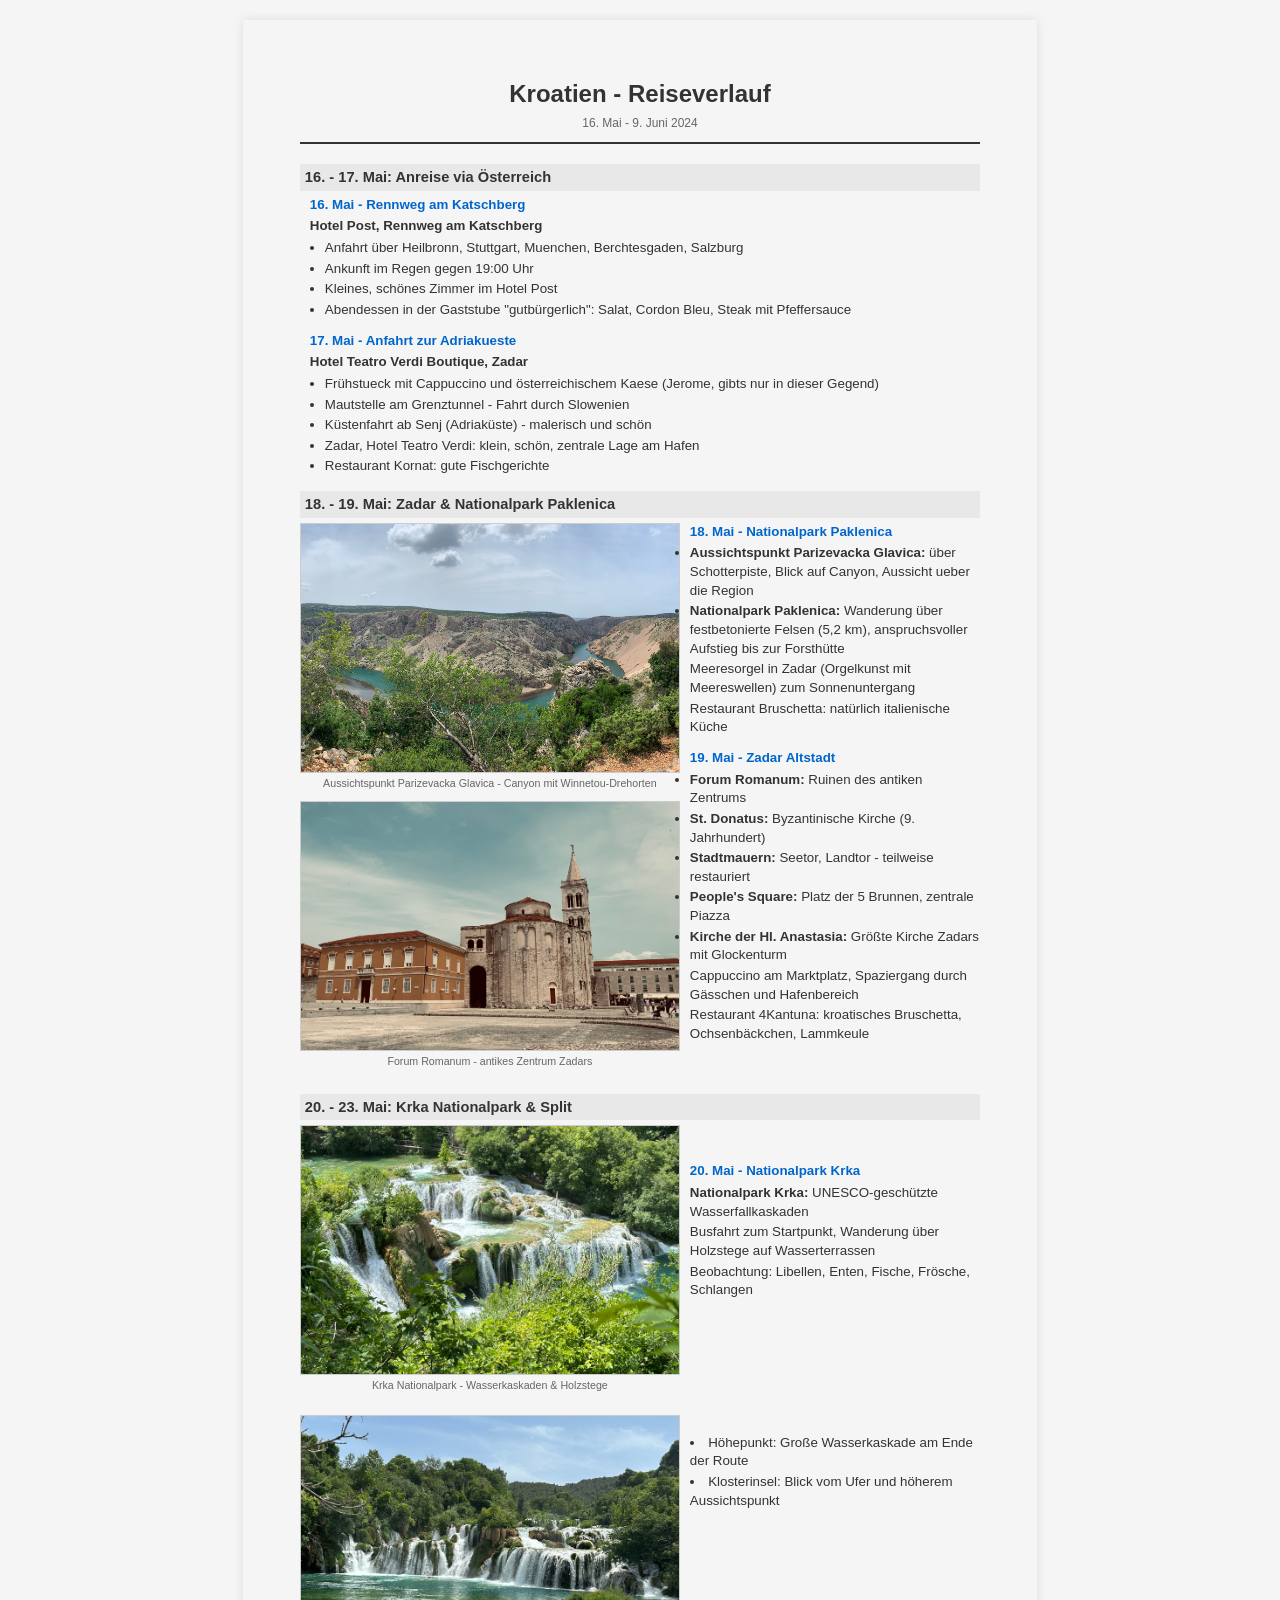
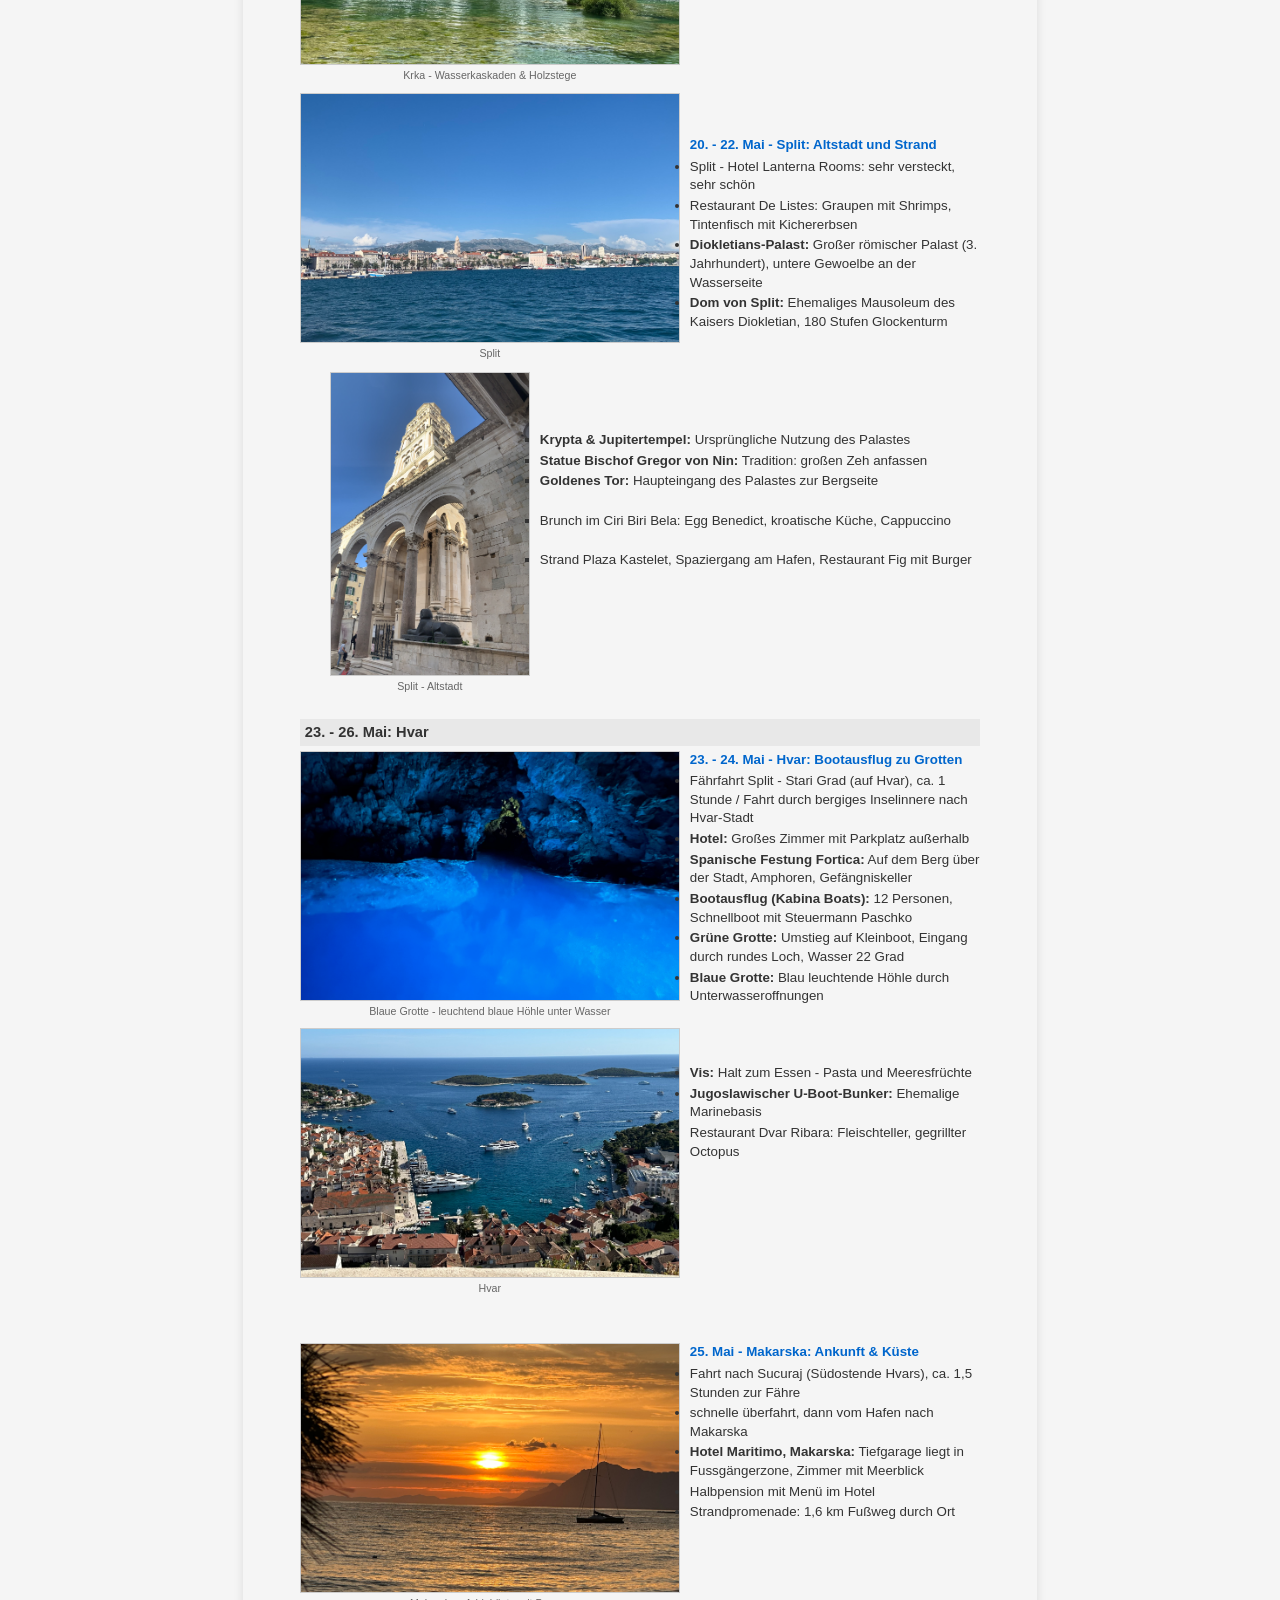
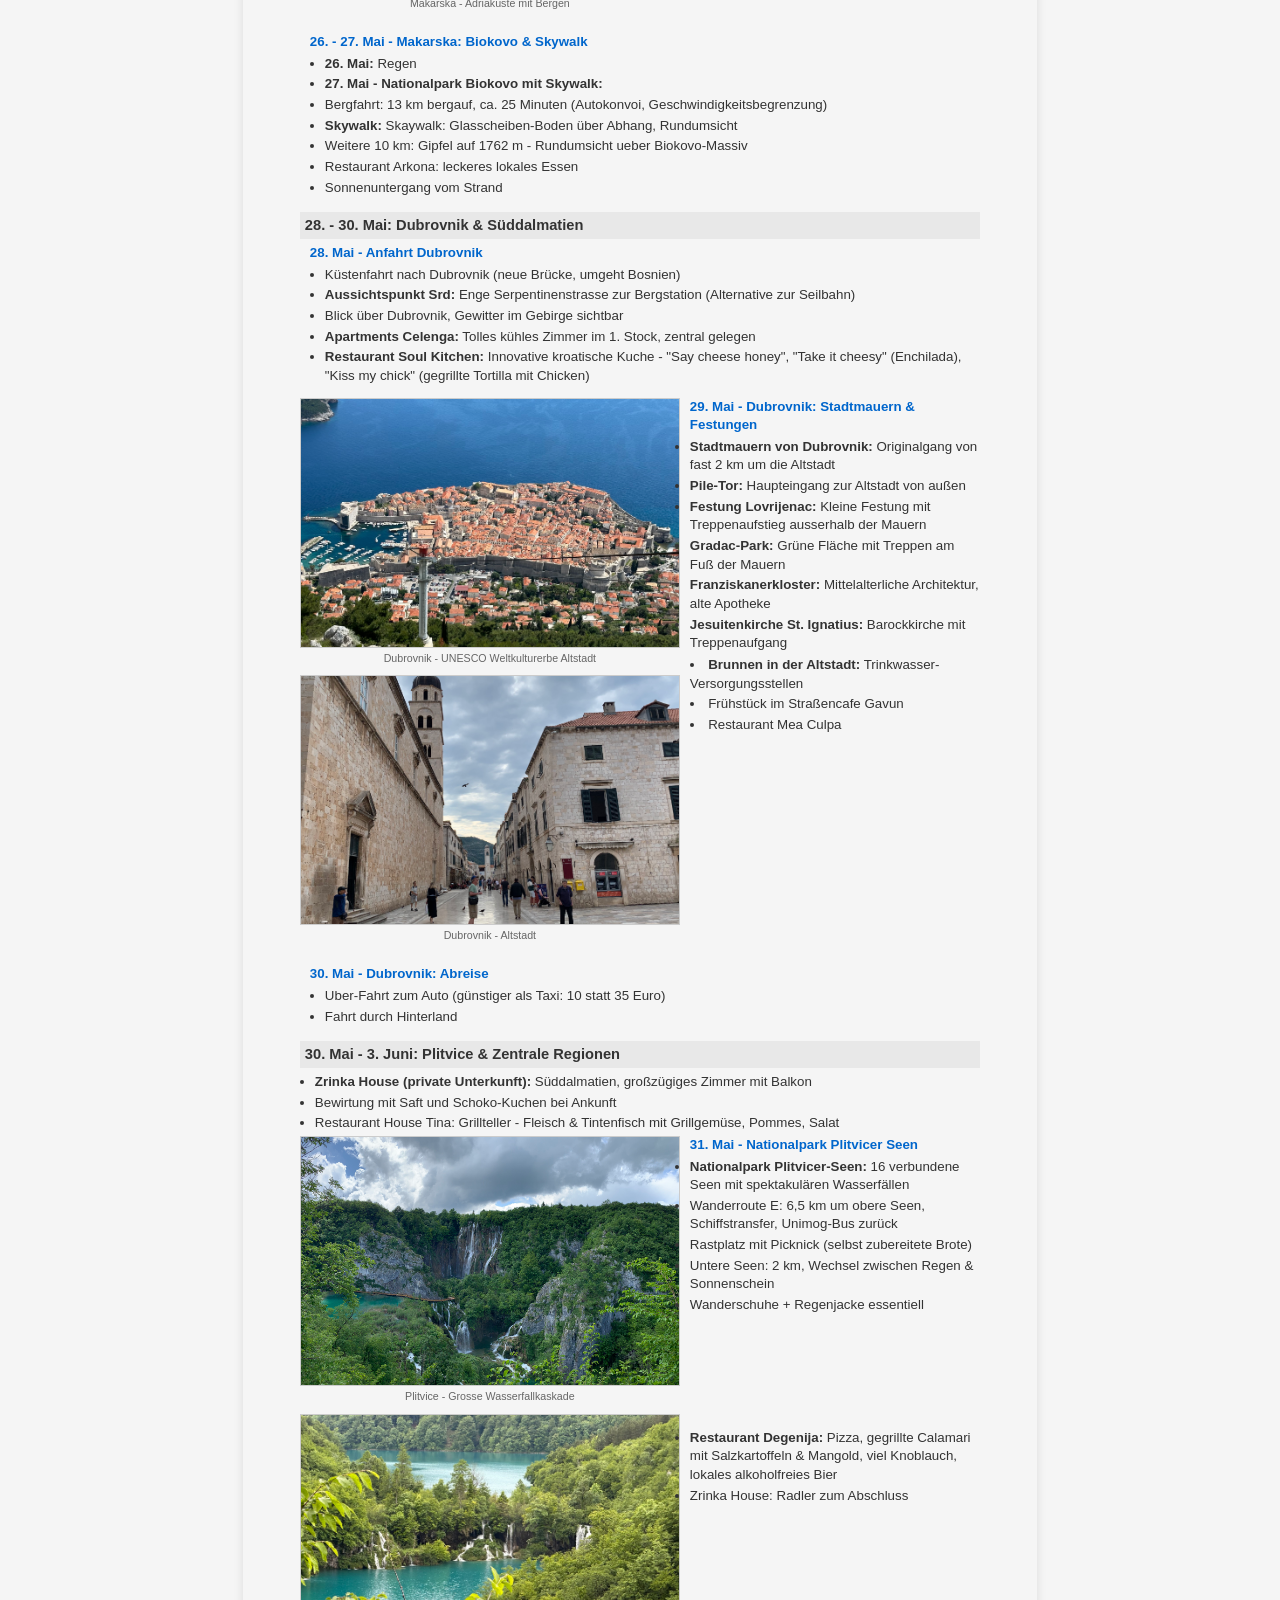
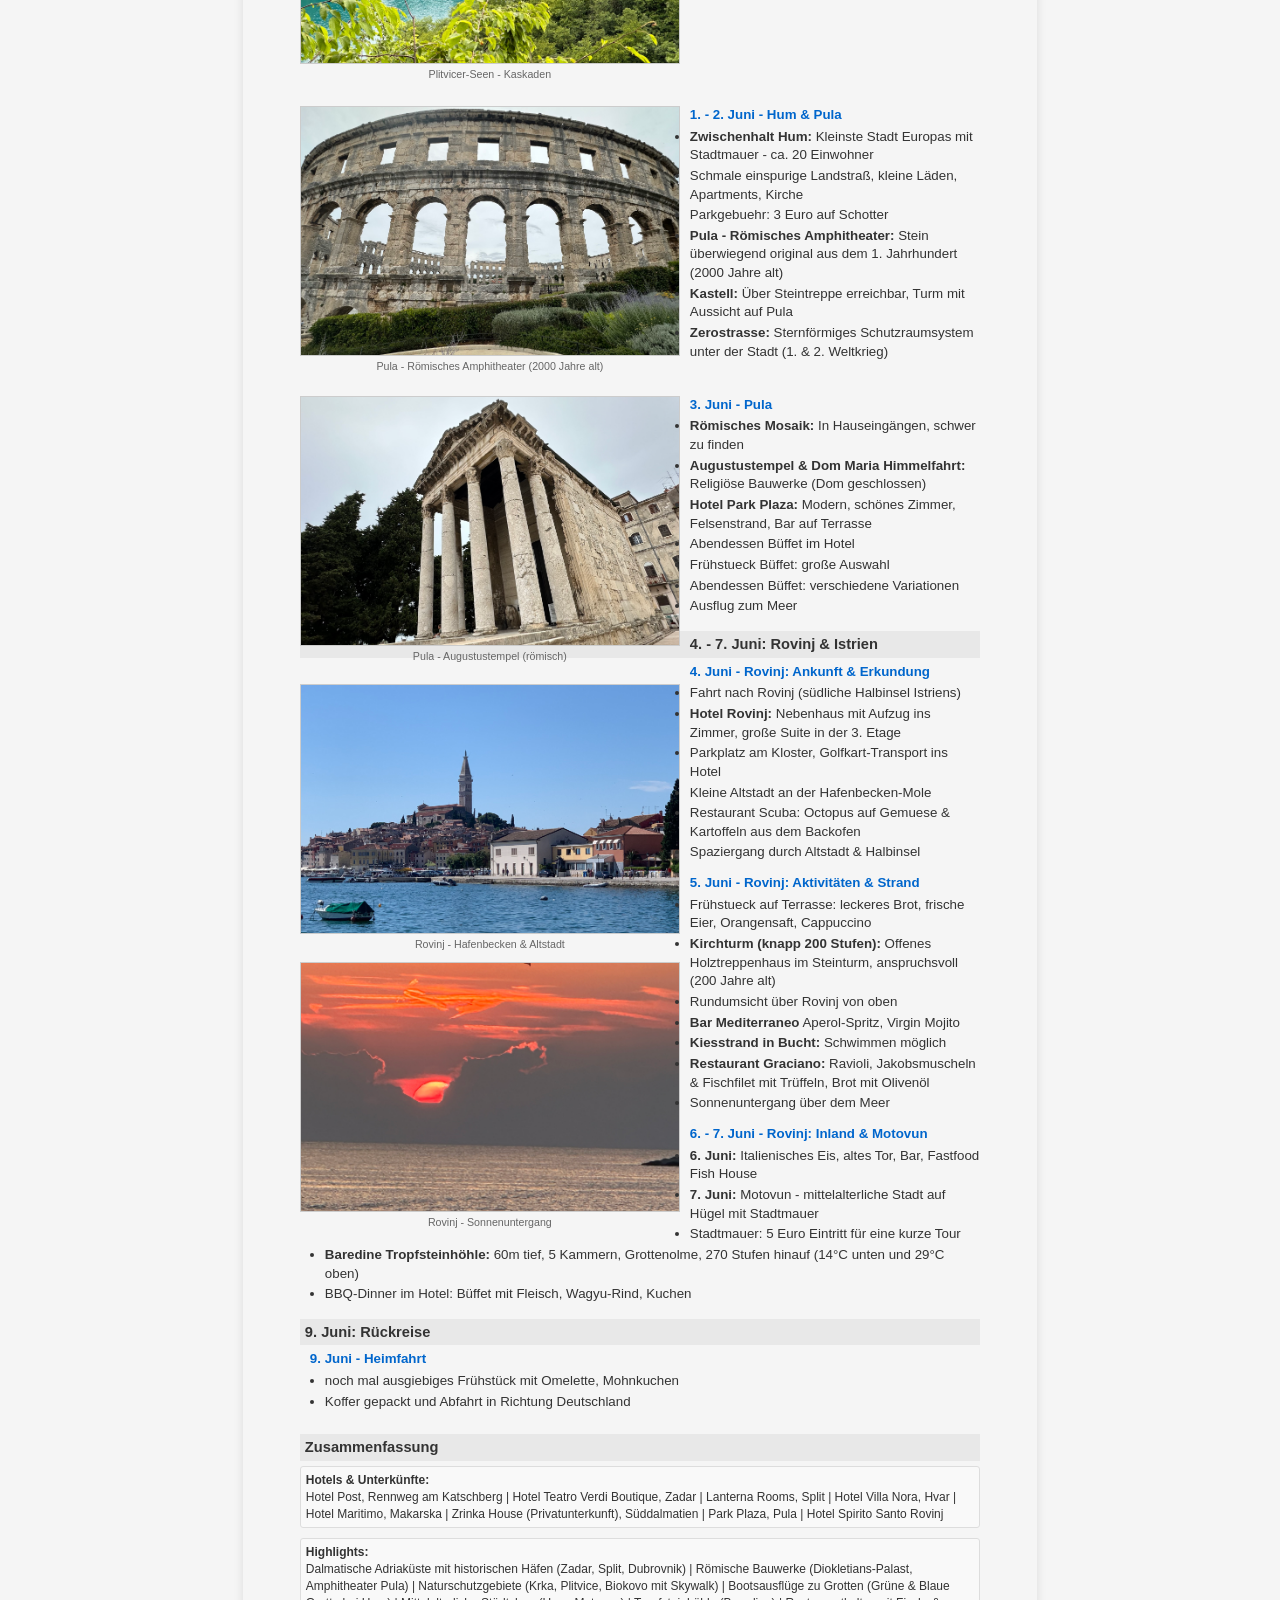
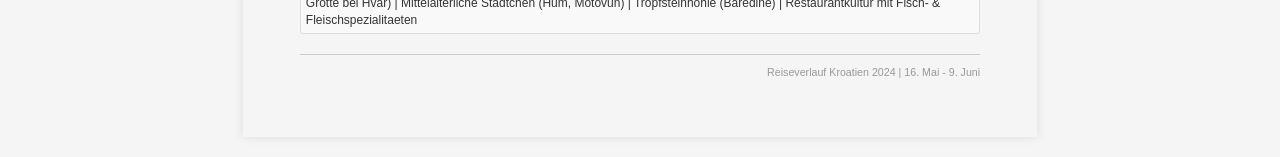
<file: 2024_Kroatien.html>
<!DOCTYPE html>
<html lang="de">
<head>
    <meta charset="UTF-8">
    <meta name="viewport" content="width=device-width, initial-scale=1.0">
    <title>Reiseverlauf Kroatien 2024</title>
    <style>
        * {
            margin: 0;
            padding: 0;
            box-sizing: border-box;
        }
        
        body {
            font-family: Arial, sans-serif;
            font-size: 10pt;
            line-height: 1.4;
            color: #333;
            background: #fff;
        }
        
        @media print {
            body {
                width: 210mm;
                height: 297mm;
                margin: 0;
                padding: 15mm;
            }
            .page-break {
                page-break-after: always;
                margin-top: 20mm;
            }
        }
        
        @media screen {
            body {
                max-width: 210mm;
                margin: 20px auto;
                padding: 15mm;
                background: #f5f5f5;
                box-shadow: 0 0 10px rgba(0,0,0,0.1);
            }
        }
        
        .header {
            text-align: center;
            margin-bottom: 20px;
            border-bottom: 2px solid #333;
            padding-bottom: 10px;
        }
        
        .header h1 {
            font-size: 18pt;
            margin-bottom: 5px;
        }
        
        .header p {
            font-size: 9pt;
            color: #666;
        }
        
        .section {
            margin-bottom: 15px;
        }
        
        .section-title {
            font-weight: bold;
            font-size: 11pt;
            background-color: #e8e8e8;
            padding: 3px 5px;
            margin-bottom: 5px;
            margin-top: 10px;
        }
        
        .day {
            margin-bottom: 12px;
            padding-left: 10px;
        }
        
        .day-header {
            font-weight: bold;
            font-size: 10pt;
            color: #0066cc;
            margin-bottom: 3px;
        }
        
        .location {
            font-weight: bold;
            color: #333;
            margin: 3px 0;
        }
        
        ul {
            margin-left: 15px;
            margin-top: 3px;
            margin-bottom: 3px;
        }
        
        li {
            margin-bottom: 2px;
            font-size: 10pt;
        }
        
        .img-container {
            float: left;
            margin: 0 10px 10px 0;
            text-align: center;
        }
        
        .day .img-container {
            margin-left: -10px;  /* Kompensiert padding-left des .day */
        }
        
        .img-container img {           
            object-fit: cover;
            border: 1px solid #ccc;
            display: block;
        }
        
        .img-caption {
            font-size: 8pt;
            color: #666;
            margin-top: 3px;
            max-width: 380px;
        }
        
        .clearfix::after {
            content: "";
            display: table;
            clear: both;
        }
        
        .hotel-box {
            background-color: #f9f9f9;
            border: 1px solid #ddd;
            padding: 5px;
            margin: 3px 0;
            font-size: 9pt;
            border-radius: 3px;
        }
        
        .footer {
            margin-top: 20px;
            padding-top: 10px;
            border-top: 1px solid #ccc;
            font-size: 8pt;
            color: #999;
            text-align: right;
        }
    </style>
</head>
<body>
    <div class="header">
        <h1>Kroatien - Reiseverlauf</h1>
        <p>16. Mai - 9. Juni 2024</p>
    </div>
    
    <!-- ANREISE -->
    <div class="section">
        <div class="section-title">16. - 17. Mai: Anreise via Österreich</div>
        
        <div class="day">
            <div class="day-header">16. Mai - Rennweg am Katschberg</div>
            <div class="location">Hotel Post, Rennweg am Katschberg</div>
            <ul>
                <li>Anfahrt über Heilbronn, Stuttgart, Muenchen, Berchtesgaden, Salzburg</li>
                <li>Ankunft im Regen gegen 19:00 Uhr</li>
                <li>Kleines, schönes Zimmer im Hotel Post</li>
                <li>Abendessen in der Gaststube "gutbürgerlich": Salat, Cordon Bleu, Steak mit Pfeffersauce</li>
            </ul>
        </div>
        
        <div class="day">
            <div class="day-header">17. Mai - Anfahrt zur Adriakueste</div>
            <div class="location">Hotel Teatro Verdi Boutique, Zadar</div>
            <ul>
                <li>Frühstueck mit Cappuccino und österreichischem Kaese (Jerome, gibts nur in dieser Gegend)</li>
                <li>Mautstelle am Grenztunnel - Fahrt durch Slowenien</li>
                <li>Küstenfahrt ab Senj (Adriaküste) - malerisch und schön</li>
                <li>Zadar, Hotel Teatro Verdi: klein, schön, zentrale Lage am Hafen</li>
                <li>Restaurant Kornat: gute Fischgerichte</li>
            </ul>
        </div>
    </div>
    
    <!-- ZADAR -->
    <div class="section">
        <div class="section-title">18. - 19. Mai: Zadar & Nationalpark Paklenica</div>
        
        <div class="img-container">
            <img src="images/2024-05-18_124524_IMG_2239_Winnetou_Parizevacka-Glavica.jpg" width="380" height="250" alt="Aussichtspunkt Parizevacka Glavica">
            <div class="img-caption">Aussichtspunkt Parizevacka Glavica - Canyon mit Winnetou-Drehorten</div>
        </div>
        
        <div class="day">
            <div class="day-header">18. Mai - Nationalpark Paklenica</div>
            <ul>
                <li><strong>Aussichtspunkt Parizevacka Glavica:</strong> über Schotterpiste, Blick auf Canyon, Aussicht ueber die Region</li>
                <li><strong>Nationalpark Paklenica:</strong> Wanderung über festbetonierte Felsen (5,2 km), anspruchsvoller Aufstieg bis zur Forsthütte</li>
                <li>Meeresorgel in Zadar (Orgelkunst mit Meereswellen) zum Sonnenuntergang</li>
                <li>Restaurant Bruschetta: natürlich italienische Küche</li>
            </ul>
        </div>
        
        <div class="img-container">
            <img src="images/2024-05-19_125129_IMG_2266_Zadar_Forum.jpg" width="380" height="250" alt="Forum Romanum in Zadar">
            <div class="img-caption">Forum Romanum - antikes Zentrum Zadars</div>
        </div>
        
        <div class="day clearfix">
            <div class="day-header">19. Mai - Zadar Altstadt</div>
            <ul>
                <li><strong>Forum Romanum:</strong> Ruinen des antiken Zentrums</li>
                <li><strong>St. Donatus:</strong> Byzantinische Kirche (9. Jahrhundert)</li>
                <li><strong>Stadtmauern:</strong> Seetor, Landtor - teilweise restauriert</li>
                <li><strong>People's Square:</strong> Platz der 5 Brunnen, zentrale Piazza</li>
                <li><strong>Kirche der Hl. Anastasia:</strong> Größte Kirche Zadars mit Glockenturm</li>
                <li>Cappuccino am Marktplatz, Spaziergang durch Gässchen und Hafenbereich</li>
                <li>Restaurant 4Kantuna: kroatisches Bruschetta, Ochsenbäckchen, Lammkeule</li>
            </ul>
        </div>
    </div>
    
    <!-- SPLIT & DALMATIA -->
    <div class="section">
        <div class="section-title">20. - 23. Mai: Krka Nationalpark & Split</div>
        
                   <div class="img-container">
                <img src="images/2024-05-20_123824_IMG_5435_Krka.jpeg" width="380" height="250" alt="Krka Wasserfall">
                <div class="img-caption">Krka Nationalpark - Wasserkaskaden & Holzstege</div>
            </div>  
         <div class="day clearfix"><br><br>
            <div class="day-header">20. Mai - Nationalpark Krka</div>           
            <ul>
                <li><strong>Nationalpark Krka:</strong> UNESCO-geschützte Wasserfallkaskaden</li>
                <li>Busfahrt zum Startpunkt, Wanderung über Holzstege auf Wasserterrassen</li>
                <li>Beobachtung: Libellen, Enten, Fische, Frösche, Schlangen</li>
           </ul>
                   </div>
        
         <div class="img-container">
            <img src="images/2024-05-20_132143_IMG_5444_Krka.jpeg" width="380" height="250" alt="Krka Wasserfallkaskade">
            <div class="img-caption">Krka - Wasserkaskaden & Holzstege</div>            
        </div>
        
           </ul>    
                <br>
                <li>Höhepunkt: Große Wasserkaskade am Ende der Route</li>
                <li>Klosterinsel: Blick vom Ufer und höherem Aussichtspunkt</li>    
                <br><br><br><br><br><br><br><br><br>       
           </ul>              
        
         <div class="img-container">
            <img src="images/2024-05-22_173911_IMG_2392_Split.jpg" width="380" height="250" alt="Split Altstadt">
            <div class="img-caption">Split</div>
        </div>
            
            <br><br><br>
            <div class="day clearfix">
            <div class="day-header">20. - 22. Mai - Split: Altstadt und Strand</div>
            <ul>
                <li>Split - Hotel Lanterna Rooms: sehr versteckt, sehr schön</li>
                <li>Restaurant De Listes: Graupen mit Shrimps, Tintenfisch mit Kichererbsen</li>
                <li><strong>Diokletians-Palast:</strong> Großer römischer Palast (3. Jahrhundert), untere Gewoelbe an der Wasserseite</li>
                <li><strong>Dom von Split:</strong> Ehemaliges Mausoleum des Kaisers Diokletian, 180 Stufen Glockenturm</li>
            <ul>

        <br><br>
        <div class="img-container">
            <img src="images/2024-05-22_182449_IMG_2400_Split.jpg" width="200" height="304" alt="Split Altstadt Abend">
            <div class="img-caption">Split - Altstadt</div>
        </div>            
            
            <ul>
                <br><br><br>
                <li><strong>Krypta & Jupitertempel:</strong> Ursprüngliche Nutzung des Palastes</li>               
                <li><strong>Statue Bischof Gregor von Nin:</strong> Tradition: großen Zeh anfassen</li>
                <li><strong>Goldenes Tor:</strong> Haupteingang des Palastes zur Bergseite</li>
                <br>
                <li>Brunch im Ciri Biri Bela: Egg Benedict, kroatische Küche, Cappuccino</li> 
                <br>           
                <li>Strand Plaza Kastelet, Spaziergang am Hafen, Restaurant Fig mit Burger</li>
            </ul>
        </div>
        
       
        

    </div>
    
    <div class="page-break"></div>
    
    <!-- HVAR & MAKARSKA -->
    <div class="section">
        <div class="section-title">23. - 26. Mai: Hvar</div>
        
<div class="img-container">
            <img src="images/2024-05-24_132322_IMG_5652_Hvar-blaueGrotte.JPG" width="380" height="250" alt="Blaue Grotte, Hvar">
            <div class="img-caption">Blaue Grotte - leuchtend blaue Höhle unter Wasser</div>
        </div>             
        
        <div class="day">
            <div class="day-header">23. - 24. Mai - Hvar: Bootausflug zu Grotten</div>
            <div class="img-container">
                <img src="images/2024-05-23_171945_IMG_5599_Hvar-StariGrad.JPG" width="380" height="250" alt="Hvar">
                <div class="img-caption">Hvar</div>
            </div>
            
            <ul>
                <li>Fährfahrt Split - Stari Grad (auf Hvar), ca. 1 Stunde / Fahrt durch bergiges Inselinnere nach Hvar-Stadt</li>
                <li><strong>Hotel:</strong> Großes Zimmer mit Parkplatz außerhalb</li>
                <li><strong>Spanische Festung Fortica:</strong> Auf dem Berg über der Stadt, Amphoren, Gefängniskeller</li>
                <li><strong>Bootausflug (Kabina Boats):</strong> 12 Personen, Schnellboot mit Steuermann Paschko</li>
                <li><strong>Grüne Grotte:</strong> Umstieg auf Kleinboot, Eingang durch rundes Loch, Wasser 22 Grad</li>
                <li><strong>Blaue Grotte:</strong> Blau leuchtende Höhle durch Unterwasseroffnungen</li>
                <br><br><br>
                <li><strong>Vis:</strong> Halt zum Essen - Pasta und Meeresfrüchte</li>
                <li><strong>Jugoslawischer U-Boot-Bunker:</strong> Ehemalige Marinebasis</li>
                <li>Restaurant Dvar Ribara: Fleischteller, gegrillter Octopus</li>
                <br><br><br><br><br><br><br><br><br>
            </ul>
        </div>
        
         <div class="img-container">
                <img src="images/2024-05-25_200730_IMG_5697_Makarska.jpeg" width="380" height="250" alt="Makarska Strand">
                <div class="img-caption">Makarska - Adriaküste mit Bergen</div>
            </div>
        
        <div class="day clearfix">
            <div class="day-header">25. Mai - Makarska: Ankunft & Küste</div>
            <ul>
                <li>Fahrt nach Sucuraj (Südostende Hvars), ca. 1,5 Stunden zur Fähre</li>
                <li>schnelle überfahrt, dann vom Hafen nach Makarska</li>
                <li><strong>Hotel Maritimo, Makarska:</strong> Tiefgarage liegt in Fussgängerzone, Zimmer mit Meerblick</li>
                <li>Halbpension mit Menü im Hotel</li>
                <li>Strandpromenade: 1,6 km Fußweg durch Ort</li>
            </ul>
        </div>
        
        <div class="day">
            <div class="day-header">26. - 27. Mai - Makarska: Biokovo & Skywalk</div>
           
            <ul>
                <li><strong>26. Mai:</strong> Regen</li>                
                <li><strong>27. Mai - Nationalpark Biokovo mit Skywalk:</strong></li>
                <li>Bergfahrt: 13 km bergauf, ca. 25 Minuten (Autokonvoi, Geschwindigkeitsbegrenzung)</li>
                <li><strong>Skywalk:</strong> Skaywalk: Glasscheiben-Boden über Abhang, Rundumsicht</li>
                <li>Weitere 10 km: Gipfel auf 1762 m - Rundumsicht ueber Biokovo-Massiv</li>
                <li>Restaurant Arkona: leckeres lokales Essen</li>
                <li>Sonnenuntergang vom Strand</li>
            </ul>
        </div>
    </div>
    
    <!-- DUBROVNIK & SOUTH -->
    <div class="section">
        <div class="section-title">28. - 30. Mai: Dubrovnik & Süddalmatien</div>
        
        <div class="day">
            <div class="day-header">28. Mai - Anfahrt Dubrovnik</div>
            <ul>
                <li>Küstenfahrt nach Dubrovnik (neue Brücke, umgeht Bosnien)</li>
                <li><strong>Aussichtspunkt Srd:</strong> Enge Serpentinenstrasse zur Bergstation (Alternative zur Seilbahn)</li>
                <li>Blick über Dubrovnik, Gewitter im Gebirge sichtbar</li>
                <li><strong>Apartments Celenga:</strong> Tolles kühles Zimmer im 1. Stock, zentral gelegen</li>
                <li><strong>Restaurant Soul Kitchen:</strong> Innovative kroatische Kuche - "Say cheese honey", "Take it cheesy" (Enchilada), "Kiss my chick" (gegrillte Tortilla mit Chicken)</li>                
            </ul>
        </div>
        
        <div class="img-container">
            <img src="images/2024-05-28_145322_IMG_5753_Dubrovnik.jpeg" width="380" height="250" alt="Dubrovnik Hafen">
            <div class="img-caption">Dubrovnik - UNESCO Weltkulturerbe Altstadt</div>
        </div>
        
        <div class="day clearfix">
            <div class="day-header">29. Mai - Dubrovnik: Stadtmauern & Festungen</div>
            <ul>
                <li><strong>Stadtmauern von Dubrovnik:</strong> Originalgang von fast 2 km um die Altstadt</li>
                <li><strong>Pile-Tor:</strong> Haupteingang zur Altstadt von außen</li>
                <li><strong>Festung Lovrijenac:</strong> Kleine Festung mit Treppenaufstieg ausserhalb der Mauern</li>
                <li><strong>Gradac-Park:</strong> Grüne Fläche mit Treppen am Fuß der Mauern</li>
                <li><strong>Franziskanerkloster:</strong> Mittelalterliche Architektur, alte Apotheke</li>
                <li><strong>Jesuitenkirche St. Ignatius:</strong> Barockkirche mit Treppenaufgang</li>
            </ul>
            
            <div class="img-container">
            <img src="images/2024-05-29_080754_IMG_2680_Dubrovnik.jpg" width="380" height="250" alt="Dubrovnik Stadttor">
            <div class="img-caption">Dubrovnik - Altstadt</div>
        </div>
            
            </ul>
                <li><strong>Brunnen in der Altstadt:</strong> Trinkwasser-Versorgungsstellen</li>
                <li>Frühstück im Straßencafe Gavun</li>
                <li>Restaurant Mea Culpa</li>
            </ul>
        </div>
        
        <div class="day">
            <div class="day-header">30. Mai - Dubrovnik: Abreise</div>
            
            <ul>
                <li>Uber-Fahrt zum Auto (günstiger als Taxi: 10 statt 35 Euro)</li>
                <li>Fahrt durch Hinterland</li>                               
            </ul>
        </div>
        
        
    </div>
    
    <div class="page-break"></div>
    
    <!-- PLITVICER SEEN & ZENTRALE REGIONEN -->
    <div class="section">
        <div class="section-title">30. Mai - 3. Juni: Plitvice & Zentrale Regionen</div>
            <ul>                
                <li><strong>Zrinka House (private Unterkunft):</strong> Süddalmatien, großzügiges Zimmer mit Balkon</li>
                <li>Bewirtung mit Saft und Schoko-Kuchen bei Ankunft</li>
                <li>Restaurant House Tina: Grillteller - Fleisch & Tintenfisch mit Grillgemüse, Pommes, Salat</li>
            </ul>
            
             <div class="img-container">
            <img src="images/2024-05-31_144414_IMG_2869_Plitvicer-Seen.jpg" width="380" height="250" alt="Plitvice-Seen Wasserfallkaskade">
            <div class="img-caption">Plitvice - Grosse Wasserfallkaskade</div>
        </div>
        
            <div class="day">
            <div class="day-header">31. Mai - Nationalpark Plitvicer Seen</div>
            <div class="img-container">
                <img src="images/2024-05-31_141602_IMG_5921_Plitvicer-Seen.jpeg" width="380" height="250" alt="Plitvice Wasserfaelle">
                <div class="img-caption">Plitvicer-Seen - Kaskaden</div>
            </div>
            <ul>
                <li><strong>Nationalpark Plitvicer-Seen:</strong> 16 verbundene Seen mit spektakulären Wasserfällen</li>
                <li>Wanderroute E: 6,5 km um obere Seen, Schiffstransfer, Unimog-Bus zurück</li>
                <li>Rastplatz mit Picknick (selbst zubereitete Brote)</li>
                <li>Untere Seen: 2 km, Wechsel zwischen Regen & Sonnenschein</li>
                <li>Wanderschuhe + Regenjacke essentiell</li>
                <br><br><br><br><br><br>
                <li><strong>Restaurant Degenija:</strong> Pizza, gegrillte Calamari mit Salzkartoffeln & Mangold, viel Knoblauch, lokales alkoholfreies Bier</li>
                <li>Zrinka House: Radler zum Abschluss</li>
                <br><br><br><br><br><br><br><br><br><br>
            </ul>
        </div>
        

        <div class="img-container">
            <img src="images/2024-06-02_133006_IMG_5997_Pula-Amphitheater.jpeg" width="380" height="250" alt="Pula Amphitheater">
            <div class="img-caption">Pula - Römisches Amphitheater (2000 Jahre alt)</div>
        </div>       
        
        <div class="day clearfix">
            <div class="day-header">1. - 2. Juni - Hum & Pula</div>
            <ul>
                <li><strong>Zwischenhalt Hum:</strong> Kleinste Stadt Europas mit Stadtmauer - ca. 20 Einwohner</li>
                <li>Schmale einspurige Landstraß, kleine Läden, Apartments, Kirche</li>
                <li>Parkgebuehr: 3 Euro auf Schotter</li>
                <li><strong>Pula - Römisches Amphitheater:</strong> Stein überwiegend original aus dem 1. Jahrhundert (2000 Jahre alt)</li>
                <li><strong>Kastell:</strong> Über Steintreppe erreichbar, Turm mit Aussicht auf Pula</li>
                <li><strong>Zerostrasse:</strong> Sternförmiges Schutzraumsystem unter der Stadt (1. & 2. Weltkrieg)</li>
                
            </ul>
        </div>
        
        <div class="img-container">
            <img src="images/2024-06-02_171650_IMG_6045_Pula-Augustustempel.jpeg" width="380" height="250" alt="Pula Augustustempel">
            <div class="img-caption">Pula - Augustustempel (römisch)</div>
        </div>
        
        <div class="day">
            <div class="day-header">3. Juni - Pula</div>
            <ul>
                <li><strong>Römisches Mosaik:</strong> In Hauseingängen, schwer zu finden</li>
                <li><strong>Augustustempel & Dom Maria Himmelfahrt:</strong> Religiöse Bauwerke (Dom geschlossen)</li>
                <li><strong>Hotel Park Plaza:</strong> Modern, schönes Zimmer, Felsenstrand, Bar auf Terrasse</li>
                <li>Abendessen Büffet im Hotel</li>
                <li>Frühstueck Büffet: große Auswahl</li>                
                <li>Abendessen Büffet: verschiedene Variationen</li>
                <li>Ausflug zum Meer</li>
            </ul>
        </div>
    </div>
    
    <!-- ROVINJ -->
    <div class="section">
        <div class="section-title">4. - 7. Juni: Rovinj & Istrien</div>
        
        <div class="day">
            <div class="day-header">4. Juni - Rovinj: Ankunft & Erkundung</div>
            <div class="img-container">
                <img src="images/2024-06-05_162723_IMG_3018_Rovinj.jpg" width="380" height="250" alt="Rovinj Altstadt">
                <div class="img-caption">Rovinj - Hafenbecken & Altstadt</div>
            </div>
            <ul>
                <li>Fahrt nach Rovinj (südliche Halbinsel Istriens)</li>
                <li><strong>Hotel Rovinj:</strong> Nebenhaus mit Aufzug ins Zimmer, große Suite in der 3. Etage</li>
                <li>Parkplatz am Kloster, Golfkart-Transport ins Hotel</li>
                <li>Kleine Altstadt an der Hafenbecken-Mole</li>
                <li>Restaurant Scuba: Octopus auf Gemuese & Kartoffeln aus dem Backofen</li>
                <li>Spaziergang durch Altstadt & Halbinsel</li>
            </ul>
        </div>
        
        <div class="day">
            <div class="day-header">5. Juni - Rovinj: Aktivitäten & Strand</div>
            <div class="img-container">
                <img src="images/2024-06-05_204336_IMG_6112_Rovinj.jpeg" width="380" height="250" alt="Rovinj Hafen">
                <div class="img-caption">Rovinj - Sonnenuntergang</div>
            </div>
            <ul>
                <li>Frühstueck auf Terrasse: leckeres Brot, frische Eier, Orangensaft, Cappuccino</li>
                <li><strong>Kirchturm (knapp 200 Stufen):</strong> Offenes Holztreppenhaus im Steinturm, anspruchsvoll (200 Jahre alt)</li>
                <li>Rundumsicht über Rovinj von oben</li>
                <li><strong>Bar Mediterraneo</strong> Aperol-Spritz, Virgin Mojito</li>
                <li><strong>Kiesstrand in Bucht:</strong> Schwimmen möglich</li>
                <li><strong>Restaurant Graciano:</strong> Ravioli, Jakobsmuscheln & Fischfilet mit Trüffeln, Brot mit Olivenöl</li>
                <li>Sonnenuntergang über dem Meer</li>                
            </ul>
        </div>
        
        <div class="day">
            <div class="day-header">6. - 7. Juni - Rovinj: Inland & Motovun</div>
            <ul>
                <li><strong>6. Juni:</strong> Italienisches Eis, altes Tor, Bar, Fastfood Fish House</li>
                <li><strong>7. Juni:</strong> Motovun - mittelalterliche Stadt auf Hügel mit Stadtmauer</li>
                <li>Stadtmauer: 5 Euro Eintritt für eine kurze Tour</li>
                <li><strong>Baredine Tropfsteinhöhle:</strong> 60m tief, 5 Kammern, Grottenolme, 270 Stufen hinauf (14°C unten und 29°C oben)</li>
                <li>BBQ-Dinner im Hotel: Büffet mit Fleisch, Wagyu-Rind, Kuchen</li>
            </ul>
        </div>
    </div>
        

    
    <!-- ABREISE -->
    <div class="section">
        <div class="section-title">9. Juni: Rückreise</div>
        
        <div class="day clearfix">
            <div class="day-header">9. Juni - Heimfahrt</div>
            <ul>
                <li>noch mal ausgiebiges Frühstück mit Omelette, Mohnkuchen</li>
                <li>Koffer gepackt und Abfahrt in Richtung Deutschland</li>                
            </ul>
        </div>
    </div>
    
    <!-- ZUSAMMENFASSUNG -->
    <div class="section" style="margin-top: 20px;">
        <div class="section-title">Zusammenfassung</div>
        <div class="hotel-box">
            <strong>Hotels & Unterkünfte:</strong><br>
            Hotel Post, Rennweg am Katschberg | Hotel Teatro Verdi Boutique, Zadar | Lanterna Rooms, Split | Hotel Villa Nora, Hvar | Hotel Maritimo, Makarska | Zrinka House (Privatunterkunft), Süddalmatien | Park Plaza, Pula | Hotel Spirito Santo Rovinj
        </div>
        
        <div class="hotel-box" style="margin-top: 10px;">
            <strong>Highlights:</strong><br>
            Dalmatische Adriaküste mit historischen Häfen (Zadar, Split, Dubrovnik) | Römische Bauwerke (Diokletians-Palast, Amphitheater Pula) | Naturschutzgebiete (Krka, Plitvice, Biokovo mit Skywalk) | Bootsausflüge zu Grotten (Grüne & Blaue Grotte bei Hvar) | Mittelalterliche Städtchen (Hum, Motovun) | Tropfsteinhöhle (Baredine) | Restaurantkultur mit Fisch- & Fleischspezialitaeten
        </div>
    </div>
    
    <div class="footer">
        <p>Reiseverlauf Kroatien 2024 | 16. Mai - 9. Juni</p>
    </div>
</body>
</html>
</file>
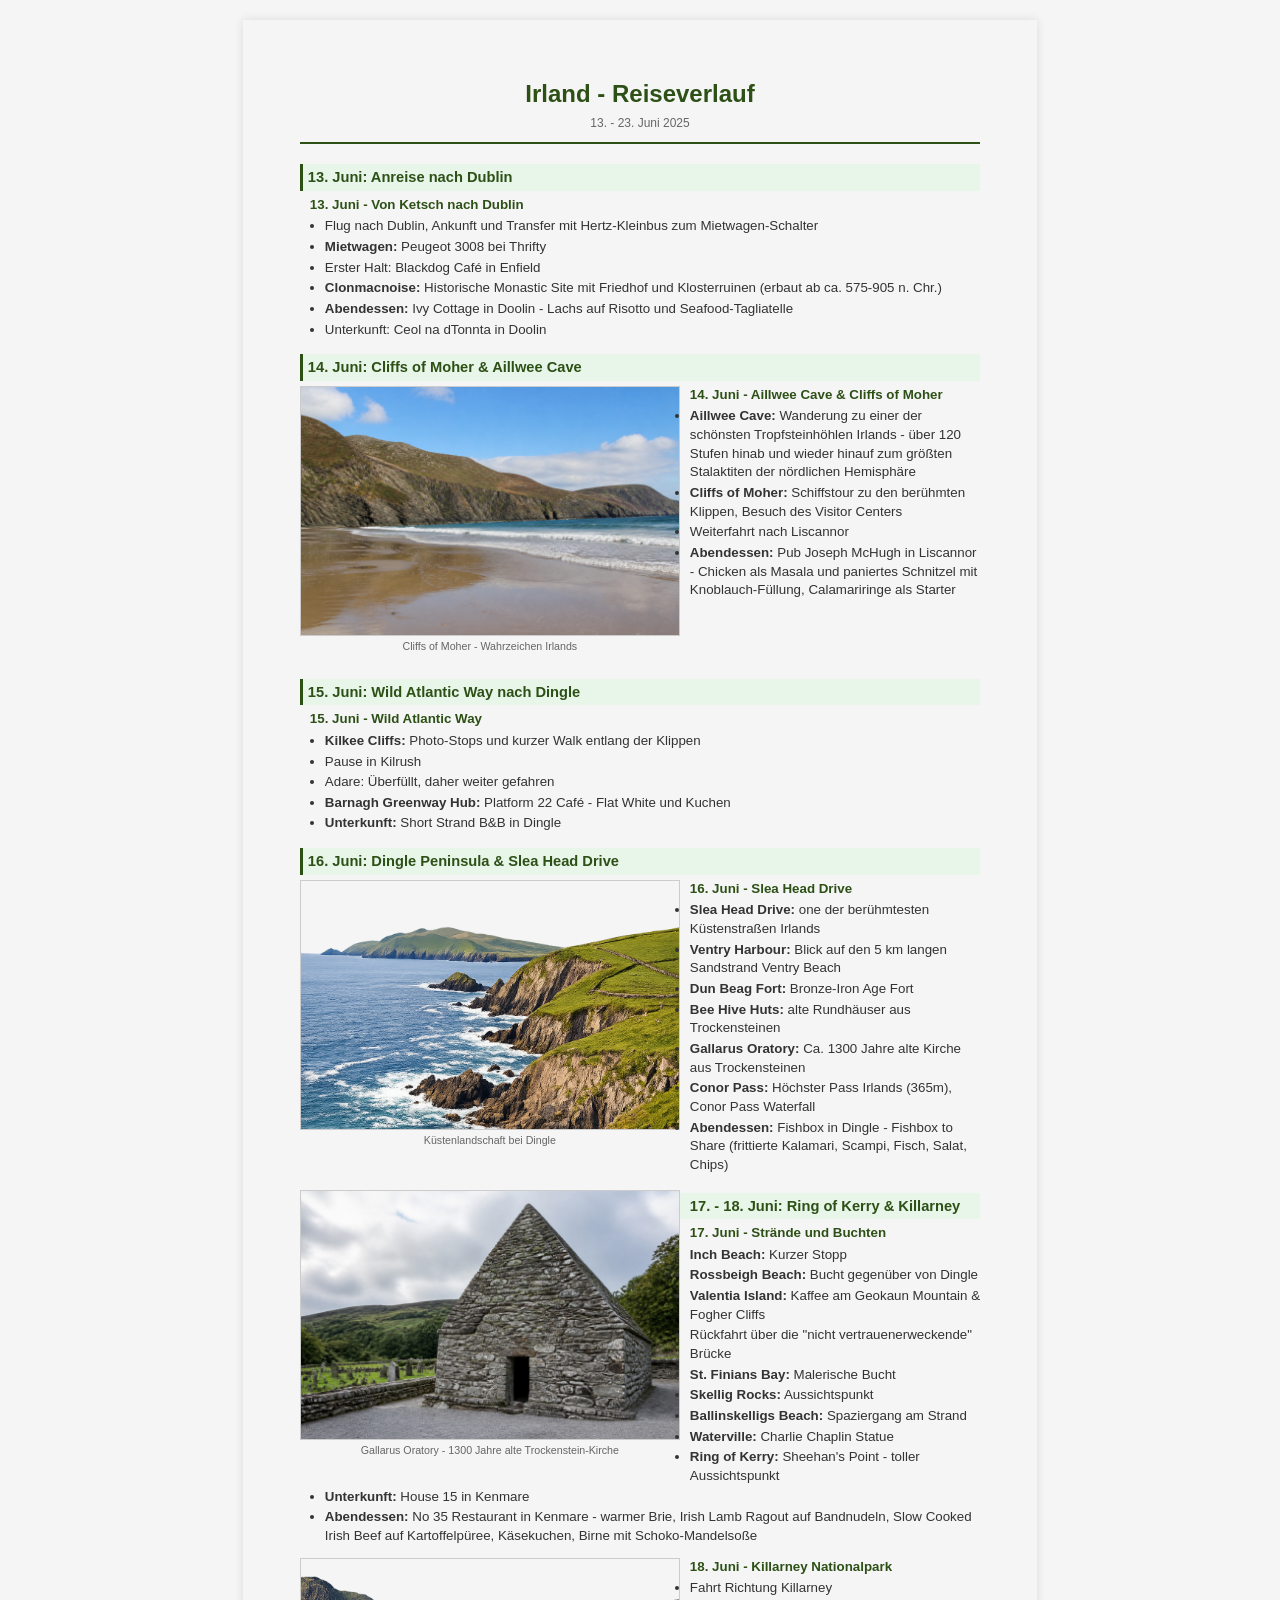
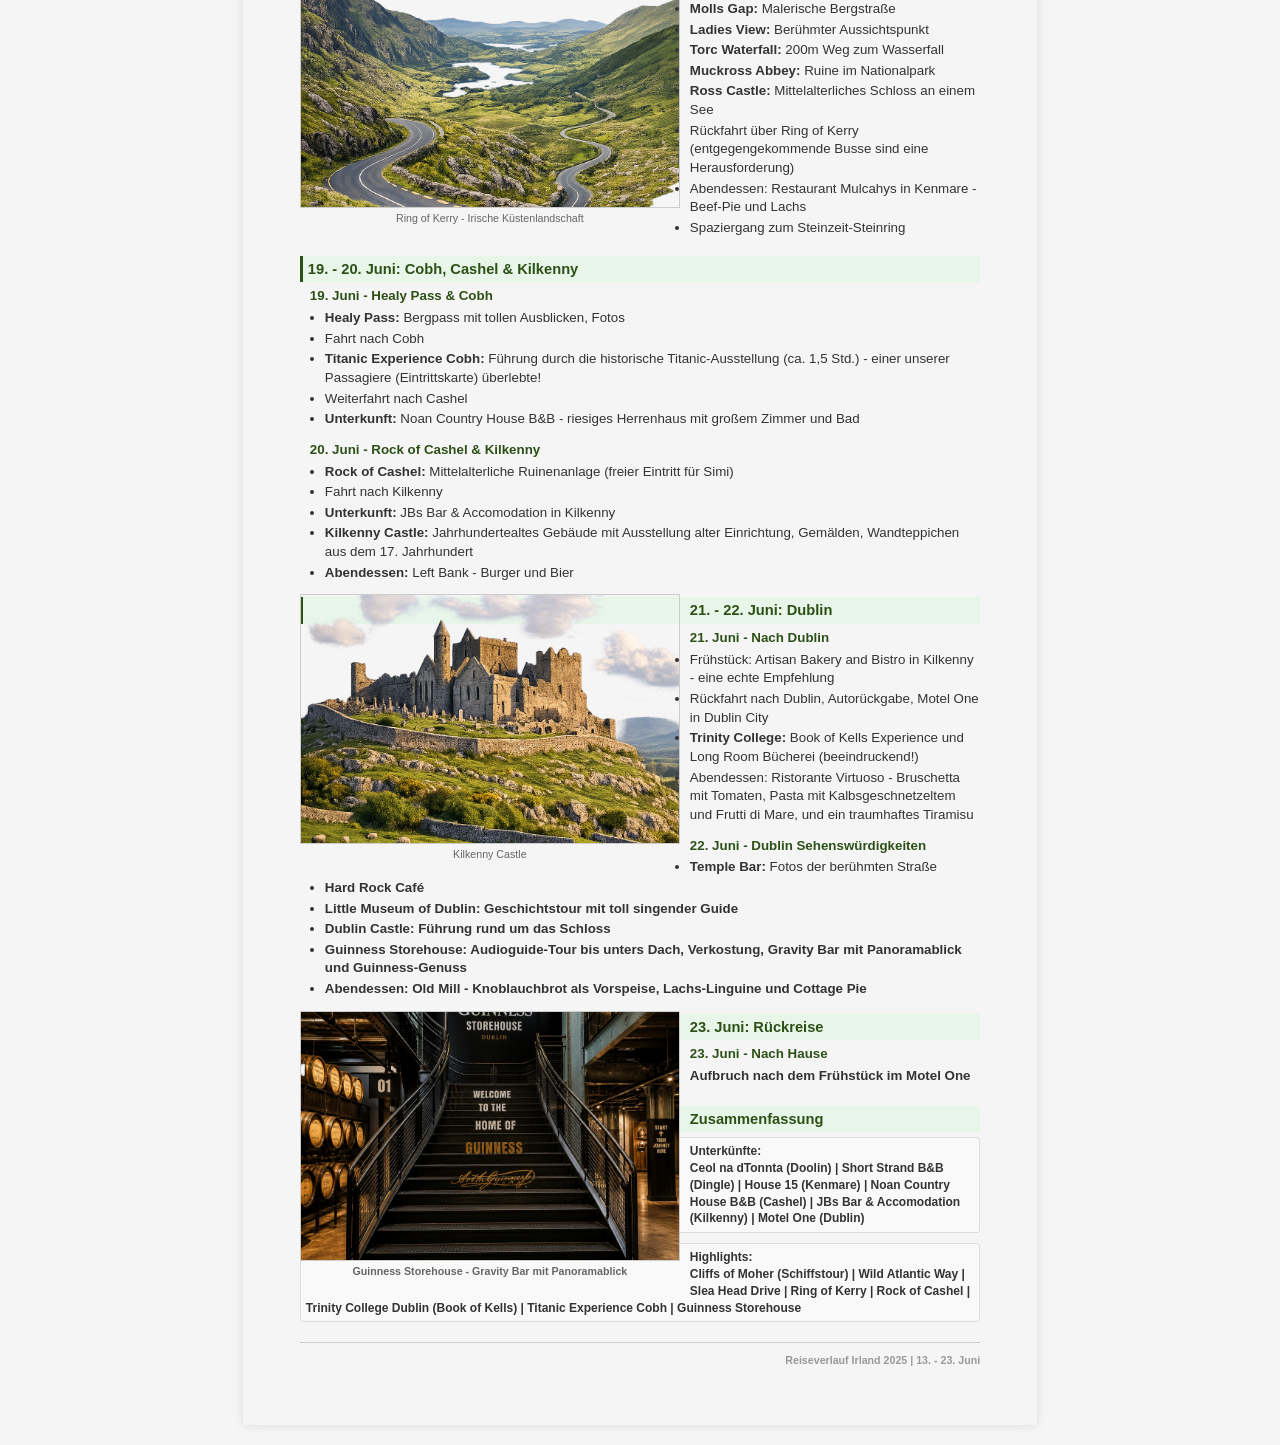
<file: 2025_Irland_Reiseverlauf.html>
<!DOCTYPE html>
<html lang="de">
<head>
    <meta charset="UTF-8">
    <meta name="viewport" content="width=device-width, initial-scale=1.0">
    <title>Reiseverlauf Irland 2025</title>
    <style>
        * {
            margin: 0;
            padding: 0;
            box-sizing: border-box;
        }
        
        body {
            font-family: Arial, sans-serif;
            font-size: 10pt;
            line-height: 1.4;
            color: #333;
            background: #fff;
        }
        
        @media print {
            body {
                width: 210mm;
                height: 297mm;
                margin: 0;
                padding: 15mm;
            }
            .page-break {
                page-break-after: always;
                margin-top: 20mm;
            }
        }
        
        @media screen {
            body {
                max-width: 210mm;
                margin: 20px auto;
                padding: 15mm;
                background: #f5f5f5;
                box-shadow: 0 0 10px rgba(0,0,0,0.1);
            }
        }
        
        .header {
            text-align: center;
            margin-bottom: 20px;
            border-bottom: 2px solid #2d5016;
            padding-bottom: 10px;
        }
        
        .header h1 {
            font-size: 18pt;
            margin-bottom: 5px;
            color: #2d5016;
        }
        
        .header p {
            font-size: 9pt;
            color: #666;
        }
        
        .section {
            margin-bottom: 15px;
        }
        
        .section-title {
            font-weight: bold;
            font-size: 11pt;
            background-color: #e8f5e9;
            padding: 3px 5px;
            margin-bottom: 5px;
            margin-top: 10px;
            color: #2d5016;
            border-left: 3px solid #2d5016;
        }
        
        .day {
            margin-bottom: 12px;
            padding-left: 10px;
        }
        
        .day-header {
            font-weight: bold;
            font-size: 10pt;
            color: #2d5016;
            margin-bottom: 3px;
        }
        
        .location {
            font-weight: bold;
            color: #333;
            margin: 3px 0;
        }
        
        ul {
            margin-left: 15px;
            margin-top: 3px;
            margin-bottom: 3px;
        }
        
        li {
            margin-bottom: 2px;
            font-size: 10pt;
        }
        
        .img-container {
            float: left;
            margin: 0 10px 10px 0;
            text-align: center;
        }
        
        .day .img-container {
            margin-left: -10px;
        }
        
        .img-container img {
            object-fit: cover;
            border: 1px solid #ccc;
            display: block;
        }
        
        .img-caption {
            font-size: 8pt;
            color: #666;
            margin-top: 3px;
            max-width: 380px;
        }
        
        .clearfix::after {
            content: "";
            display: table;
            clear: both;
        }
        
        .hotel-box {
            background-color: #f9f9f9;
            border: 1px solid #ddd;
            padding: 5px;
            margin: 3px 0;
            font-size: 9pt;
            border-radius: 3px;
        }
        
        .birthday {
            color: #d32f2f;
            font-weight: bold;
        }
        
        .footer {
            margin-top: 20px;
            padding-top: 10px;
            border-top: 1px solid #ccc;
            font-size: 8pt;
            color: #999;
            text-align: right;
        }
    </style>
</head>
<body>
    <div class="header">
        <h1>Irland - Reiseverlauf</h1>
        <p>13. - 23. Juni 2025</p>
    </div>
    
    <!-- ANREISE -->
    <div class="section">
        <div class="section-title">13. Juni: Anreise nach Dublin</div>
        
        <div class="day">
            <div class="day-header">13. Juni - Von Ketsch nach Dublin</div>
            <ul>
                <li>Flug nach Dublin, Ankunft und Transfer mit Hertz-Kleinbus zum Mietwagen-Schalter</li>
                <li><strong>Mietwagen:</strong> Peugeot 3008 bei Thrifty</li>
                <li>Erster Halt: Blackdog Café in Enfield</li>
                <li><strong>Clonmacnoise:</strong> Historische Monastic Site mit Friedhof und Klosterruinen (erbaut ab ca. 575-905 n. Chr.)</li>                
                <li><strong>Abendessen:</strong> Ivy Cottage in Doolin - Lachs auf Risotto und Seafood-Tagliatelle</li>
                <li>Unterkunft: Ceol na dTonnta in Doolin</li>
            </ul>
        </div>
    </div>
    
    <!-- CLIFFS OF MOHER -->
    <div class="section">
        <div class="section-title">14. Juni: Cliffs of Moher & Aillwee Cave</div>
        
        <div class="img-container">
            <img src="images/ireland_cliffs_of_moher.png" width="380" height="250" alt="Cliffs of Moher">
            <div class="img-caption">Cliffs of Moher - Wahrzeichen Irlands</div>
        </div>
        
        <div class="day clearfix">
            <div class="day-header">14. Juni - Aillwee Cave & Cliffs of Moher</div>
            <ul>                
                <li><strong>Aillwee Cave:</strong> Wanderung zu einer der schönsten Tropfsteinhöhlen Irlands - über 120 Stufen hinab und wieder hinauf zum größten Stalaktiten der nördlichen Hemisphäre</li>
                <li><strong>Cliffs of Moher:</strong> Schiffstour zu den berühmten Klippen, Besuch des Visitor Centers</li>
                <li>Weiterfahrt nach Liscannor</li>
                <li><strong>Abendessen:</strong> Pub Joseph McHugh in Liscannor - Chicken als Masala und paniertes Schnitzel mit Knoblauch-Füllung, Calamariringe als Starter</li>
            </ul>
        </div>
    </div>
    
    <!-- WILD ATLANTIC WAY -->
    <div class="section">
        <div class="section-title">15. Juni: Wild Atlantic Way nach Dingle</div>
        
        <div class="day">
            <div class="day-header">15. Juni - Wild Atlantic Way</div>
            <ul>                
                <li><strong>Kilkee Cliffs:</strong> Photo-Stops und kurzer Walk entlang der Klippen</li>
                <li>Pause in Kilrush</li>
                <li>Adare: Überfüllt, daher weiter gefahren</li>
                <li><strong>Barnagh Greenway Hub:</strong> Platform 22 Café - Flat White und Kuchen</li>             
                <li><strong>Unterkunft:</strong> Short Strand B&B in Dingle</li>                
            </ul>
        </div>
    </div>
    
    <!-- DINGLE & SLEA HEAD -->
    <div class="section">
        <div class="section-title">16. Juni: Dingle Peninsula & Slea Head Drive</div>
        
        <div class="img-container">
            <img src="images/ireland_dingle_coast.png" width="380" height="250" alt="Dingle Küste">
            <div class="img-caption">Küstenlandschaft bei Dingle</div>
        </div>
        
        <div class="day clearfix">
            <div class="day-header">16. Juni - Slea Head Drive</div>
            <ul>
                <li><strong>Slea Head Drive:</strong> one der berühmtesten Küstenstraßen Irlands</li>
                <li><strong>Ventry Harbour:</strong> Blick auf den 5 km langen Sandstrand Ventry Beach</li>
                <li><strong>Dun Beag Fort:</strong> Bronze-Iron Age Fort</li>
                <li><strong>Bee Hive Huts:</strong> alte Rundhäuser aus Trockensteinen</li>
                <li><strong>Gallarus Oratory:</strong> Ca. 1300 Jahre alte Kirche aus Trockensteinen</li>
                <li><strong>Conor Pass:</strong> Höchster Pass Irlands (365m), Conor Pass Waterfall</li>
                <li><strong>Abendessen:</strong> Fishbox in Dingle - Fishbox to Share (frittierte Kalamari, Scampi, Fisch, Salat, Chips)</li>
            </ul>
        </div>
        
        <div class="img-container">
            <img src="images/ireland_gallarus_oratory.png" width="380" height="250" alt="Gallarus Oratory">
            <div class="img-caption">Gallarus Oratory - 1300 Jahre alte Trockenstein-Kirche</div>
        </div>
    </div>
    
    <!-- RING OF KERRY -->
    <div class="section">
        <div class="section-title">17. - 18. Juni: Ring of Kerry & Killarney</div>
        
        <div class="day">
            <div class="day-header">17. Juni - Strände und Buchten</div>
            <ul>
                <li><strong>Inch Beach:</strong> Kurzer Stopp</li>
                <li><strong>Rossbeigh Beach:</strong> Bucht gegenüber von Dingle</li>
                <li><strong>Valentia Island:</strong> Kaffee am Geokaun Mountain & Fogher Cliffs</li>
                <li>Rückfahrt über die "nicht vertrauenerweckende" Brücke</li>
                <li><strong>St. Finians Bay:</strong> Malerische Bucht</li>
                <li><strong>Skellig Rocks:</strong> Aussichtspunkt</li>
                <li><strong>Ballinskelligs Beach:</strong> Spaziergang am Strand</li>
                <li><strong>Waterville:</strong> Charlie Chaplin Statue</li>
                <li><strong>Ring of Kerry:</strong> Sheehan's Point - toller Aussichtspunkt</li>
                <li><strong>Unterkunft:</strong> House 15 in Kenmare</li>
                <li><strong>Abendessen:</strong> No 35 Restaurant in Kenmare - warmer Brie, Irish Lamb Ragout auf Bandnudeln, Slow Cooked Irish Beef auf Kartoffelpüree, Käsekuchen, Birne mit Schoko-Mandelsoße</li>
            </ul>
        </div>
        
        <div class="img-container">
            <img src="images/ireland_ring_of_kerry.png" width="380" height="250" alt="Ring of Kerry">
            <div class="img-caption">Ring of Kerry - Irische Küstenlandschaft</div>
        </div>
        
        <div class="day clearfix">
            <div class="day-header">18. Juni - Killarney Nationalpark</div>
            <ul>
                <li>Fahrt Richtung Killarney</li>
                <li><strong>Molls Gap:</strong> Malerische Bergstraße</li>
                <li><strong>Ladies View:</strong> Berühmter Aussichtspunkt</li>
                <li><strong>Torc Waterfall:</strong> 200m Weg zum Wasserfall</li>
                <li><strong>Muckross Abbey:</strong> Ruine im Nationalpark</li>
                <li><strong>Ross Castle:</strong> Mittelalterliches Schloss an einem See</li>
                <li>Rückfahrt über Ring of Kerry (entgegengekommende Busse sind eine Herausforderung)</li>
                <li>Abendessen: Restaurant Mulcahys in Kenmare - Beef-Pie und Lachs</li>
                <li>Spaziergang zum Steinzeit-Steinring</li>
            </ul>
        </div>
    </div>
    
    <div class="page-break"></div>
    
    <!-- ROCK OF CASEL & KILKENNY -->
    <div class="section">
        <div class="section-title">19. - 20. Juni: Cobh, Cashel & Kilkenny</div>
        
        <div class="day">
            <div class="day-header">19. Juni - Healy Pass & Cobh</div>
            <ul>
                <li><strong>Healy Pass:</strong> Bergpass mit tollen Ausblicken, Fotos</li>
                <li>Fahrt nach Cobh</li>
                <li><strong>Titanic Experience Cobh:</strong> Führung durch die historische Titanic-Ausstellung (ca. 1,5 Std.) - einer unserer Passagiere (Eintrittskarte) überlebte!</li>
                <li>Weiterfahrt nach Cashel</li>
                <li><strong>Unterkunft:</strong> Noan Country House B&B - riesiges Herrenhaus mit großem Zimmer und Bad</li>
            </ul>
        </div>
        
        <div class="day">
            <div class="day-header">20. Juni - Rock of Cashel & Kilkenny</div>
            <ul>
                <li><strong>Rock of Cashel:</strong> Mittelalterliche Ruinenanlage (freier Eintritt für Simi)</li>
                <li>Fahrt nach Kilkenny</li>
                <li><strong>Unterkunft:</strong> JBs Bar & Accomodation in Kilkenny</li>
                <li><strong>Kilkenny Castle:</strong> Jahrhundertealtes Gebäude mit Ausstellung alter Einrichtung, Gemälden, Wandteppichen aus dem 17. Jahrhundert</li>
                <li><strong>Abendessen:</strong> Left Bank - Burger und Bier</li>
            </ul>
        </div>
        
        <div class="img-container">
            <img src="images/ireland_kilkenny_castle.png" width="380" height="250" alt="Kilkenny Castle">
            <div class="img-caption">Kilkenny Castle</div>
        </div>
    </div>
    
    <!-- DUBLIN -->
    <div class="section">
        <div class="section-title">21. - 22. Juni: Dublin</div>
        
        <div class="day">
            <div class="day-header">21. Juni - Nach Dublin</div>
            <ul>
                <li>Frühstück: Artisan Bakery and Bistro in Kilkenny - eine echte Empfehlung</li>
                <li>Rückfahrt nach Dublin, Autorückgabe, Motel One in Dublin City</li>
                <li><strong>Trinity College:</strong> Book of Kells Experience und Long Room Bücherei (beeindruckend!)</li>
                <li>Abendessen: Ristorante Virtuoso - Bruschetta mit Tomaten, Pasta mit Kalbsgeschnetzeltem und Frutti di Mare, und ein traumhaftes Tiramisu</li>
            </ul>
        </div>
        
        <div class="day">
            <div class="day-header">22. Juni - Dublin Sehenswürdigkeiten</div>
            <ul>
                <li><strong>Temple Bar:</strong> Fotos der berühmten Straße</li>
                <li><strong>Hard Rock Café</li>
                <li><strong>Little Museum of Dublin:</strong> Geschichtstour mit toll singender Guide</li>
                <li><strong>Dublin Castle:</strong> Führung rund um das Schloss</li>
                <li><strong>Guinness Storehouse:</strong> Audioguide-Tour bis unters Dach, Verkostung, Gravity Bar mit Panoramablick und Guinness-Genuss</li>
                <li><strong>Abendessen:</strong> Old Mill - Knoblauchbrot als Vorspeise, Lachs-Linguine und Cottage Pie</li>
            </ul>
        </div>
        
        <div class="img-container">
            <img src="images/ireland_guinness_storehouse.png" width="380" height="250" alt="Guinness Storehouse">
            <div class="img-caption">Guinness Storehouse - Gravity Bar mit Panoramablick</div>
        </div>
    </div>
    
    <!-- ABREISE -->
    <div class="section">
        <div class="section-title">23. Juni: Rückreise</div>
        
        <div class="day">
            <div class="day-header">23. Juni - Nach Hause</div>
            <ul>
                <li>Aufbruch nach dem Frühstück im Motel One</li>                
            </ul>
        </div>
    </div>
    
    <!-- ZUSAMMENFASSUNG -->
    <div class="section" style="margin-top: 20px;">
        <div class="section-title">Zusammenfassung</div>
        <div class="hotel-box">
            <strong>Unterkünfte:</strong><br>
            Ceol na dTonnta (Doolin) | Short Strand B&B (Dingle) | House 15 (Kenmare) | Noan Country House B&B (Cashel) | JBs Bar & Accomodation (Kilkenny) | Motel One (Dublin)
        </div>
        
        <div class="hotel-box" style="margin-top: 10px;">
            <strong>Highlights:</strong><br>
            Cliffs of Moher (Schiffstour) | Wild Atlantic Way | Slea Head Drive | Ring of Kerry | Rock of Cashel | Trinity College Dublin (Book of Kells) | Titanic Experience Cobh | Guinness Storehouse
        </div>
    </div>
    
    <div class="footer">
        <p>Reiseverlauf Irland 2025 | 13. - 23. Juni</p>
    </div>
</body>
</html>
</file>
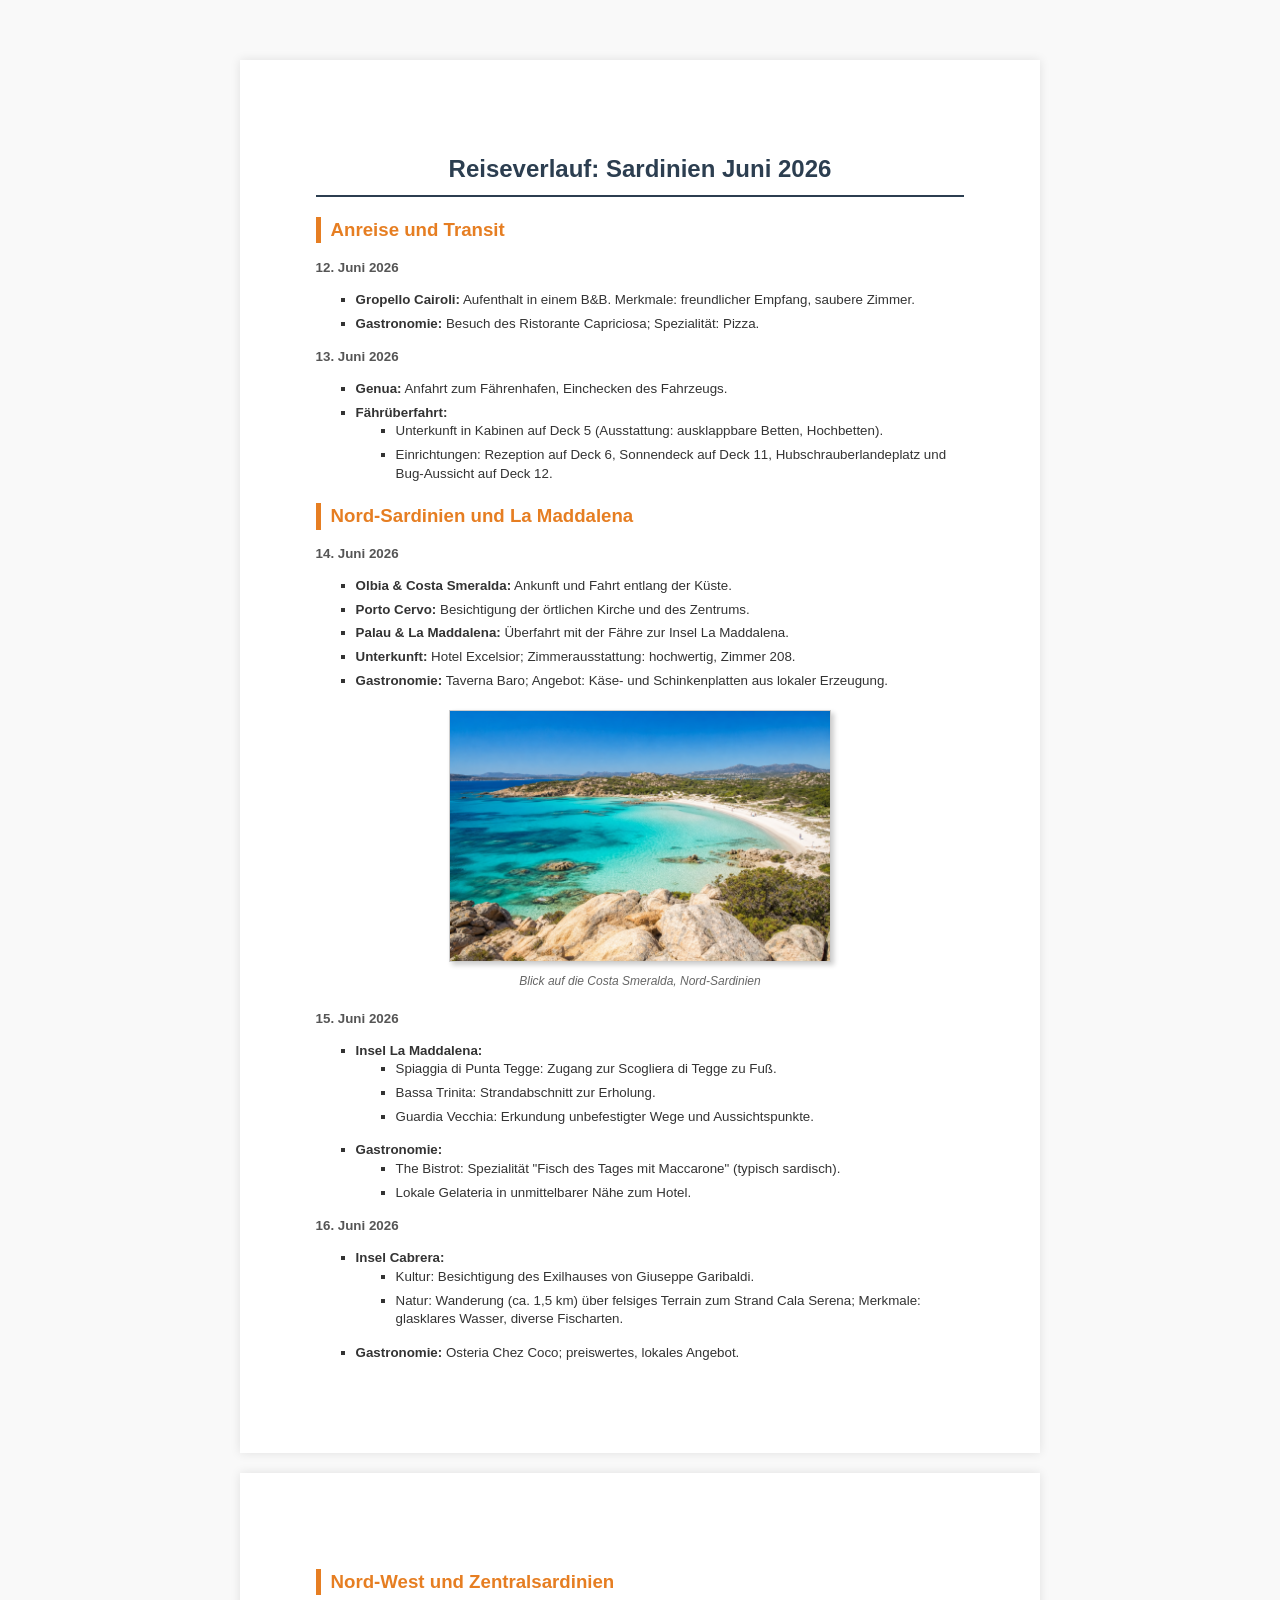
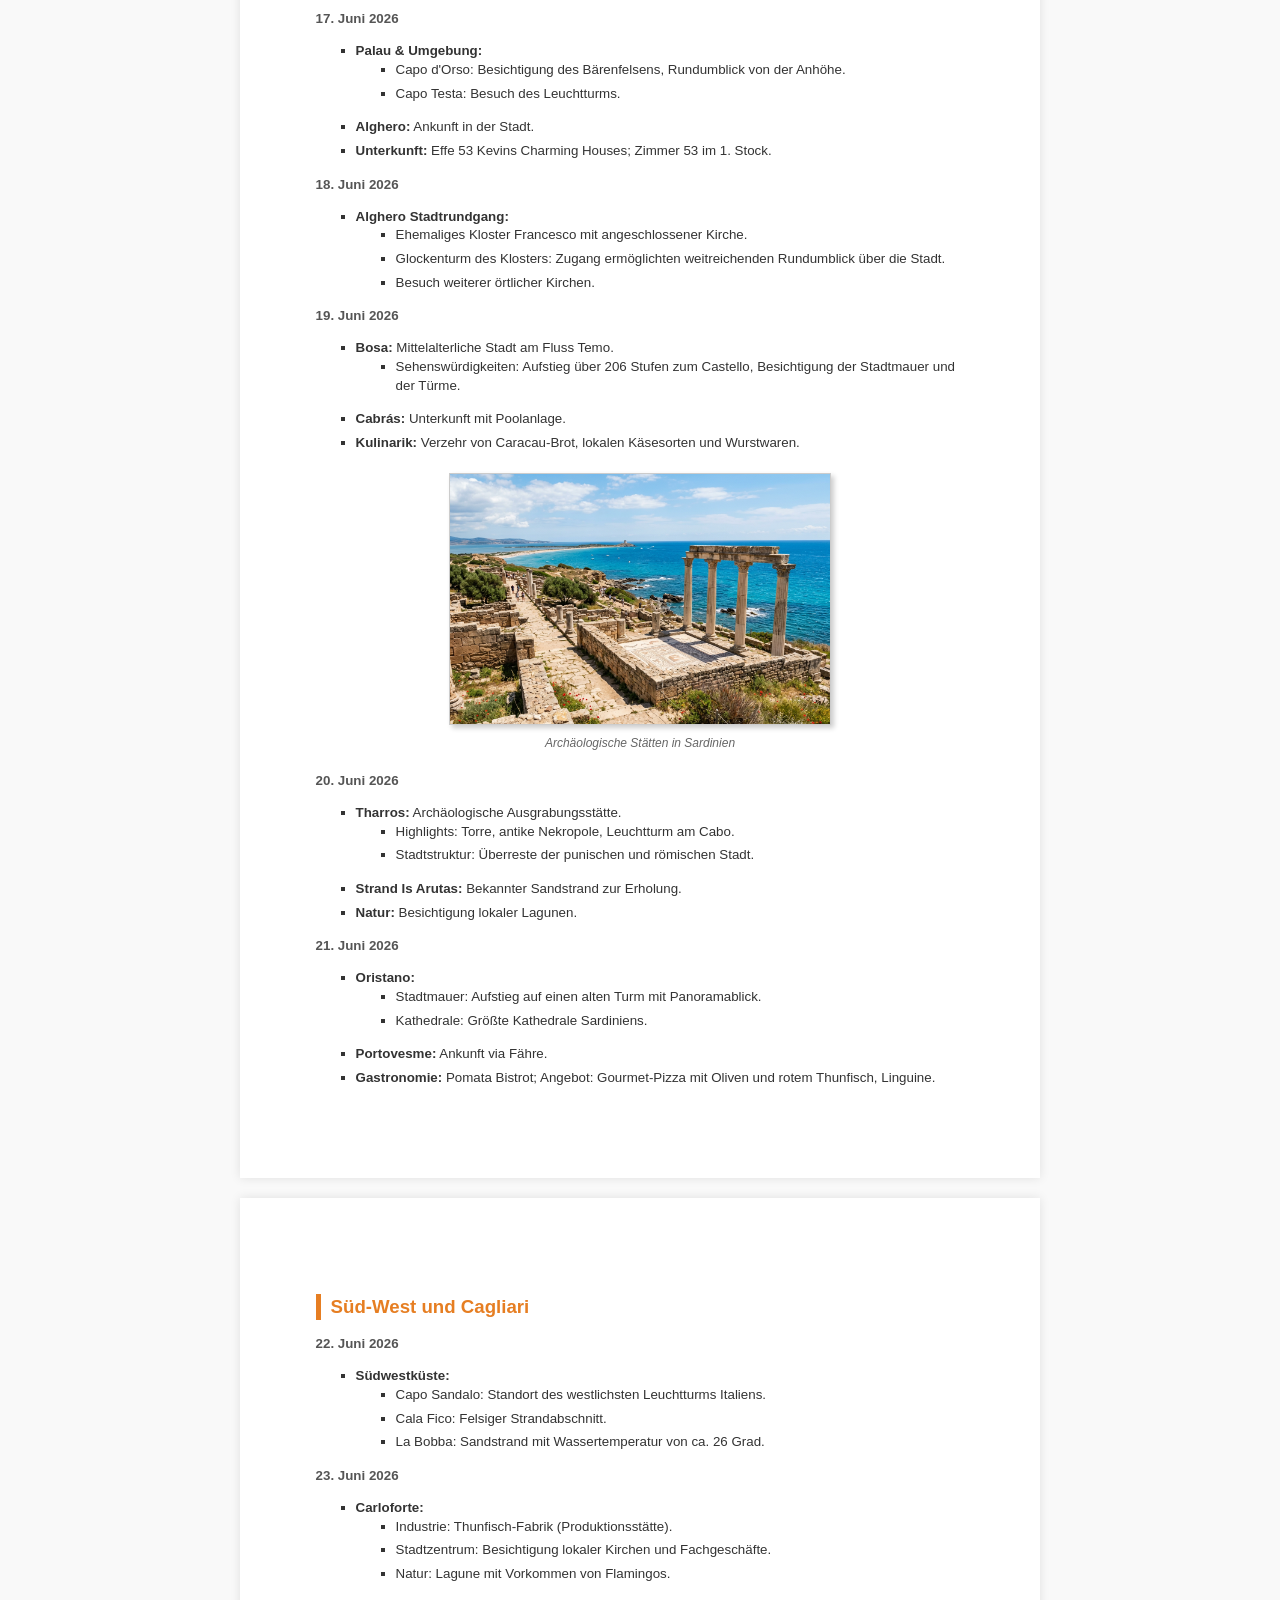
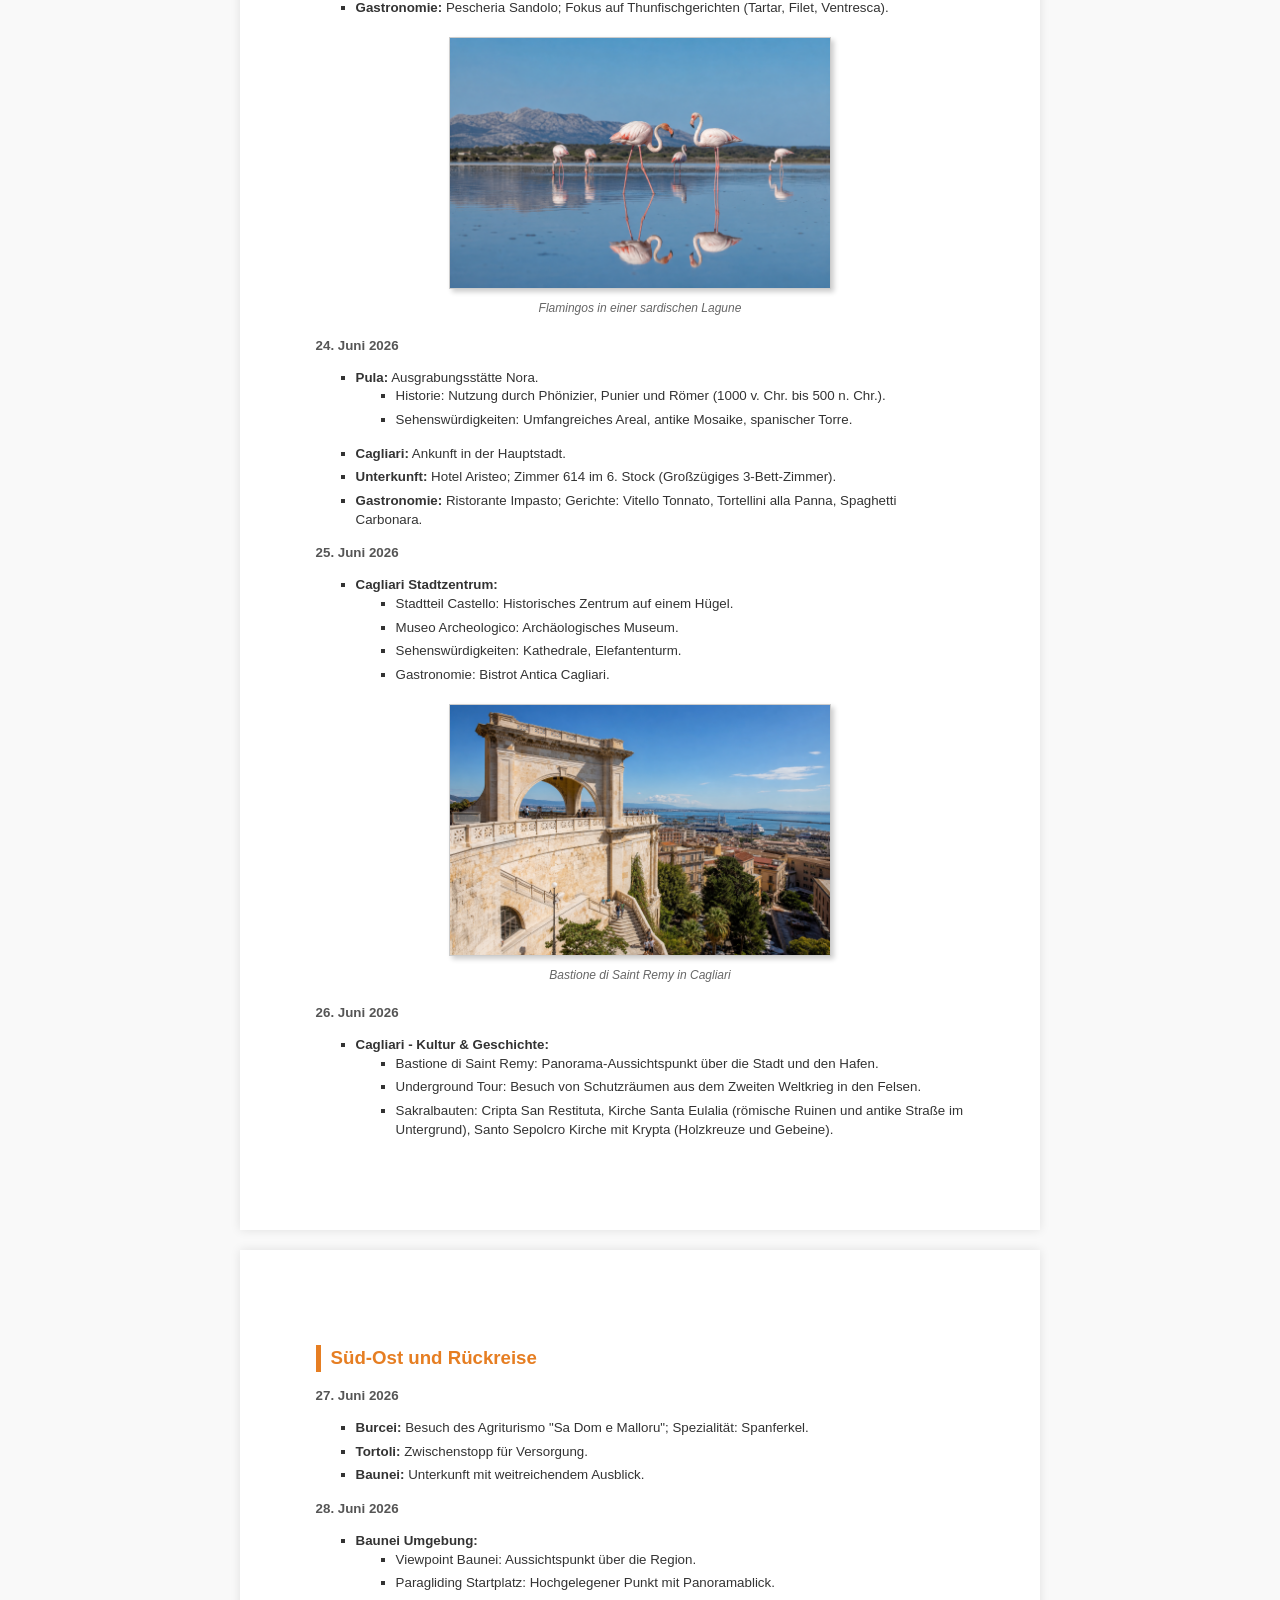
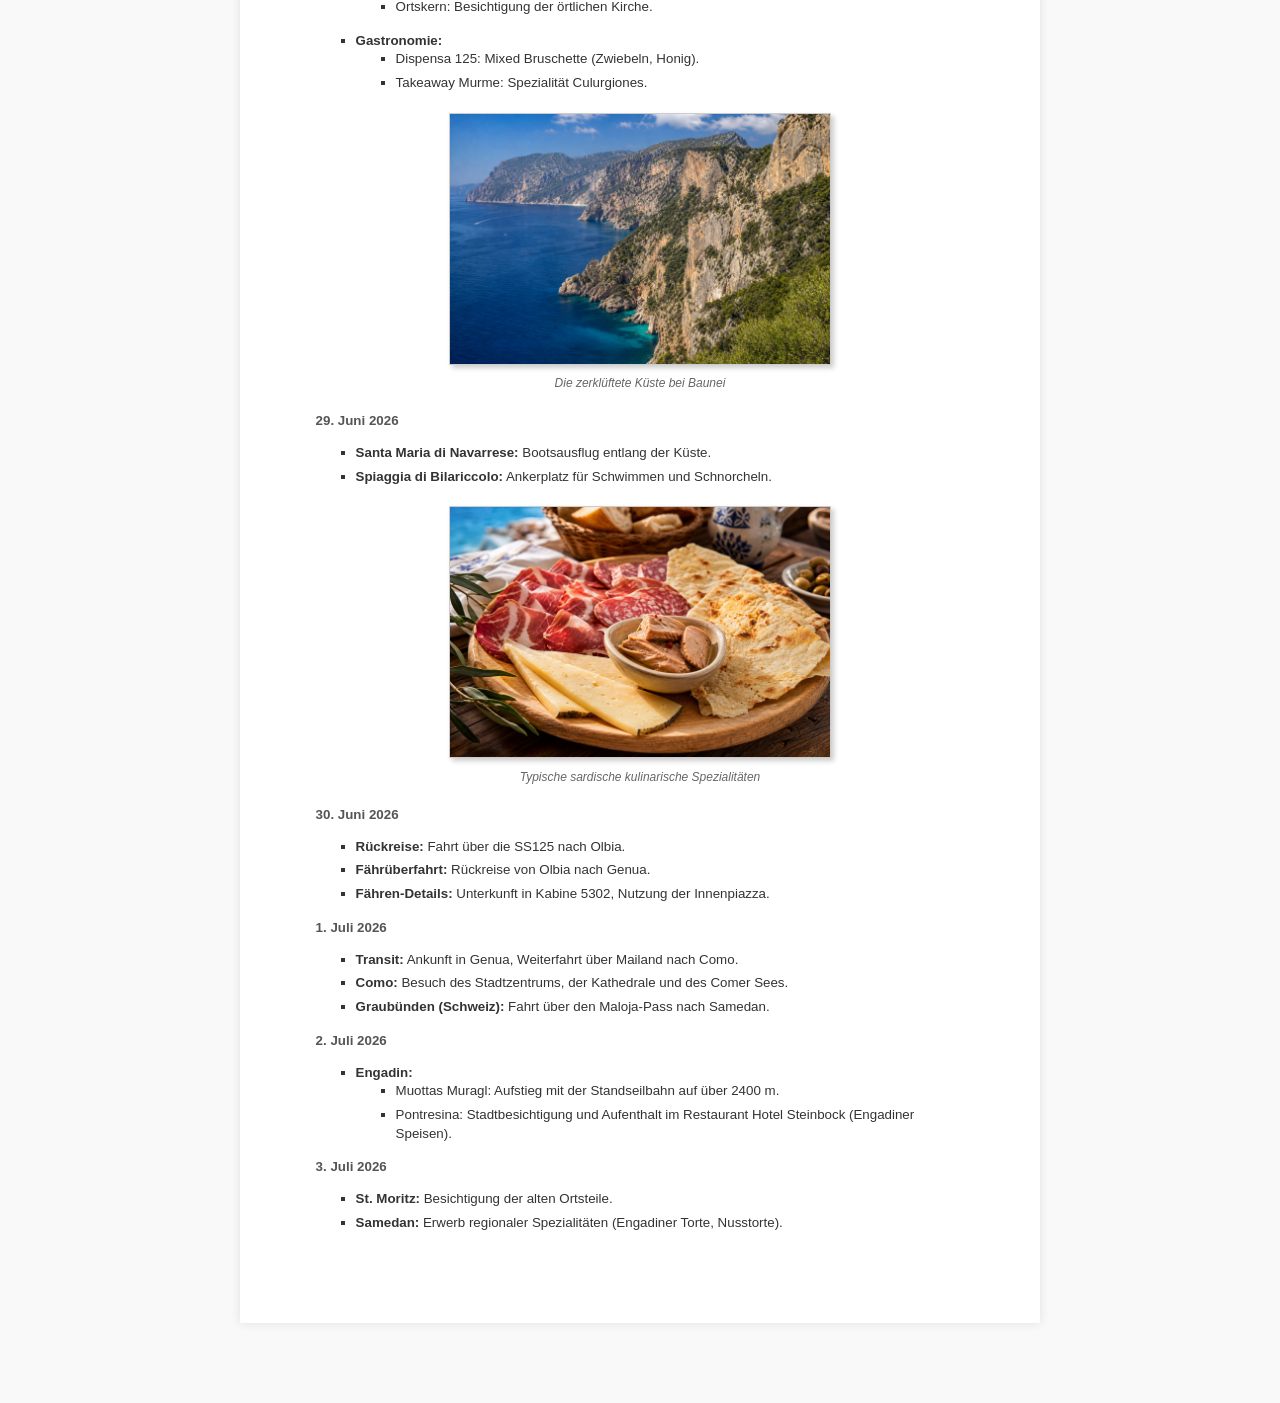
<file: 2026_Sardinien_Reiseverlauf.html>
<!DOCTYPE html>
<html lang="de">
<head>
    <meta charset="UTF-8">
    <title>Reiseverlauf Sardinien Juni 2026</title>
    <style>
        body {
            font-family: Arial, sans-serif;
            font-size: 10pt;
            line-height: 1.4;
            color: #333;
            max-width: 800px;
            margin: 40px auto;
            padding: 20px;
            background-color: #f9f9f9;
        }
        .page {
            background: white;
            padding: 2cm;
            box-shadow: 0 0 10px rgba(0,0,0,0.1);
            margin-bottom: 20px;
        }
        h1 {
            text-align: center;
            color: #2c3e50;
            font-size: 18pt;
            border-bottom: 2px solid #2c3e50;
            padding-bottom: 10px;
        }
        h2 {
            color: #e67e22;
            font-size: 14pt;
            border-left: 5px solid #e67e22;
            padding-left: 10px;
            margin-top: 20px;
        }
        ul {
            list-style-type: square;
            margin-bottom: 15px;
        }
        li {
            margin-bottom: 5px;
        }
        .image-container {
            text-align: center;
            margin: 20px 0;
        }
        .image-container img {
            width: 380px;
            height: 250px;
            object-fit: cover;
            border: 1px solid #ccc;
            box-shadow: 3px 3px 5px rgba(0,0,0,0.2);
        }
        .caption {
            font-size: 9pt;
            font-style: italic;
            color: #666;
            margin-top: 5px;
        }
        .date {
            font-weight: bold;
            color: #555;
        }
    </style>
</head>
<body>

<div class="page">
    <h1>Reiseverlauf: Sardinien Juni 2026</h1>

    <h2>Anreise und Transit</h2>
    <p class="date">12. Juni 2026</p>
    <ul>
        <li><strong>Gropello Cairoli:</strong> Aufenthalt in einem B&B. Merkmale: freundlicher Empfang, saubere Zimmer.</li>
        <li><strong>Gastronomie:</strong> Besuch des Ristorante Capriciosa; Spezialität: Pizza.</li>
    </ul>

    <p class="date">13. Juni 2026</p>
    <ul>
        <li><strong>Genua:</strong> Anfahrt zum Fährenhafen, Einchecken des Fahrzeugs.</li>
        <li><strong>Fährüberfahrt:</strong> 
            <ul>
                <li>Unterkunft in Kabinen auf Deck 5 (Ausstattung: ausklappbare Betten, Hochbetten).</li>
                <li>Einrichtungen: Rezeption auf Deck 6, Sonnendeck auf Deck 11, Hubschrauberlandeplatz und Bug-Aussicht auf Deck 12.</li>
            </ul>
        </li>
    </ul>

    <h2>Nord-Sardinien und La Maddalena</h2>
    <p class="date">14. Juni 2026</p>
    <ul>
        <li><strong>Olbia & Costa Smeralda:</strong> Ankunft und Fahrt entlang der Küste.</li>
        <li><strong>Porto Cervo:</strong> Besichtigung der örtlichen Kirche und des Zentrums.</li>
        <li><strong>Palau & La Maddalena:</strong> Überfahrt mit der Fähre zur Insel La Maddalena.</li>
        <li><strong>Unterkunft:</strong> Hotel Excelsior; Zimmerausstattung: hochwertig, Zimmer 208.</li>
        <li><strong>Gastronomie:</strong> Taverna Baro; Angebot: Käse- und Schinkenplatten aus lokaler Erzeugung.</li>
    </ul>

    <div class="image-container">
        <img src="images/sardinien/costa_smeralda.png" alt="Costa Smeralda">
        <div class="caption">Blick auf die Costa Smeralda, Nord-Sardinien</div>
    </div>

    <p class="date">15. Juni 2026</p>
    <ul>
        <li><strong>Insel La Maddalena:</strong>
            <ul>
                <li>Spiaggia di Punta Tegge: Zugang zur Scogliera di Tegge zu Fuß.</li>
                <li>Bassa Trinita: Strandabschnitt zur Erholung.</li>
                <li>Guardia Vecchia: Erkundung unbefestigter Wege und Aussichtspunkte.</li>
            </ul>
        </li>
        <li><strong>Gastronomie:</strong> 
            <ul>
                <li>The Bistrot: Spezialität "Fisch des Tages mit Maccarone" (typisch sardisch).</li>
                <li>Lokale Gelateria in unmittelbarer Nähe zum Hotel.</li>
            </ul>
        </li>
    </ul>

    <p class="date">16. Juni 2026</p>
    <ul>
        <li><strong>Insel Cabrera:</strong>
            <ul>
                <li>Kultur: Besichtigung des Exilhauses von Giuseppe Garibaldi.</li>
                <li>Natur: Wanderung (ca. 1,5 km) über felsiges Terrain zum Strand Cala Serena; Merkmale: glasklares Wasser, diverse Fischarten.</li>
            </ul>
        </li>
        <li><strong>Gastronomie:</strong> Osteria Chez Coco; preiswertes, lokales Angebot.</li>
    </ul>
</div>

<div class="page">
    <h2>Nord-West und Zentralsardinien</h2>
    <p class="date">17. Juni 2026</p>
    <ul>
        <li><strong>Palau & Umgebung:</strong>
            <ul>
                <li>Capo d'Orso: Besichtigung des Bärenfelsens, Rundumblick von der Anhöhe.</li>
                <li>Capo Testa: Besuch des Leuchtturms.</li>
            </ul>
        </li>
        <li><strong>Alghero:</strong> Ankunft in der Stadt.</li>
        <li><strong>Unterkunft:</strong> Effe 53 Kevins Charming Houses; Zimmer 53 im 1. Stock.</li>
    </ul>

    <p class="date">18. Juni 2026</p>
    <ul>
        <li><strong>Alghero Stadtrundgang:</strong>
            <ul>
                <li>Ehemaliges Kloster Francesco mit angeschlossener Kirche.</li>
                <li>Glockenturm des Klosters: Zugang ermöglichten weitreichenden Rundumblick über die Stadt.</li>
                <li>Besuch weiterer örtlicher Kirchen.</li>
            </ul>
        </li>
    </ul>

    <p class="date">19. Juni 2026</p>
    <ul>
        <li><strong>Bosa:</strong> Mittelalterliche Stadt am Fluss Temo. 
            <ul>
                <li>Sehenswürdigkeiten: Aufstieg über 206 Stufen zum Castello, Besichtigung der Stadtmauer und der Türme.</li>
            </ul>
        </li>
        <li><strong>Cabrás:</strong> Unterkunft mit Poolanlage.</li>
        <li><strong>Kulinarik:</strong> Verzehr von Caracau-Brot, lokalen Käsesorten und Wurstwaren.</li>
    </ul>

    <div class="image-container">
        <img src="images/sardinien/ruinen.png" alt="Sardinische Ruinen">
        <div class="caption">Archäologische Stätten in Sardinien</div>
    </div>

    <p class="date">20. Juni 2026</p>
    <ul>
        <li><strong>Tharros:</strong> Archäologische Ausgrabungsstätte.
            <ul>
                <li>Highlights: Torre, antike Nekropole, Leuchtturm am Cabo.</li>
                <li>Stadtstruktur: Überreste der punischen und römischen Stadt.</li>
            </ul>
        </li>
        <li><strong>Strand Is Arutas:</strong> Bekannter Sandstrand zur Erholung.</li>
        <li><strong>Natur:</strong> Besichtigung lokaler Lagunen.</li>
    </ul>

    <p class="date">21. Juni 2026</p>
    <ul>
        <li><strong>Oristano:</strong>
            <ul>
                <li>Stadtmauer: Aufstieg auf einen alten Turm mit Panoramablick.</li>
                <li>Kathedrale: Größte Kathedrale Sardiniens.</li>
            </ul>
        </li>
        <li><strong>Portovesme:</strong> Ankunft via Fähre.</li>
        <li><strong>Gastronomie:</strong> Pomata Bistrot; Angebot: Gourmet-Pizza mit Oliven und rotem Thunfisch, Linguine.</li>
    </ul>
</div>

<div class="page">
    <h2>Süd-West und Cagliari</h2>
    <p class="date">22. Juni 2026</p>
    <ul>
        <li><strong>Südwestküste:</strong>
            <ul>
                <li>Capo Sandalo: Standort des westlichsten Leuchtturms Italiens.</li>
                <li>Cala Fico: Felsiger Strandabschnitt.</li>
                <li>La Bobba: Sandstrand mit Wassertemperatur von ca. 26 Grad.</li>
            </ul>
        </li>
    </ul>

    <p class="date">23. Juni 2026</p>
    <ul>
        <li><strong>Carloforte:</strong>
            <ul>
                <li>Industrie: Thunfisch-Fabrik (Produktionsstätte).</li>
                <li>Stadtzentrum: Besichtigung lokaler Kirchen und Fachgeschäfte.</li>
                <li>Natur: Lagune mit Vorkommen von Flamingos.</li>
            </ul>
        </li>
        <li><strong>Gastronomie:</strong> Pescheria Sandolo; Fokus auf Thunfischgerichten (Tartar, Filet, Ventresca).</li>
    </ul>

    <div class="image-container">
        <img src="images/sardinien/flamingos.png" alt="Flamingos in der Lagune">
        <div class="caption">Flamingos in einer sardischen Lagune</div>
    </div>

    <p class="date">24. Juni 2026</p>
    <ul>
        <li><strong>Pula:</strong> Ausgrabungsstätte Nora.
            <ul>
                <li>Historie: Nutzung durch Phönizier, Punier und Römer (1000 v. Chr. bis 500 n. Chr.).</li>
                <li>Sehenswürdigkeiten: Umfangreiches Areal, antike Mosaike, spanischer Torre.</li>
            </ul>
        </li>
        <li><strong>Cagliari:</strong> Ankunft in der Hauptstadt.</li>
        <li><strong>Unterkunft:</strong> Hotel Aristeo; Zimmer 614 im 6. Stock (Großzügiges 3-Bett-Zimmer).</li>
        <li><strong>Gastronomie:</strong> Ristorante Impasto; Gerichte: Vitello Tonnato, Tortellini alla Panna, Spaghetti Carbonara.</li>
    </ul>

    <p class="date">25. Juni 2026</p>
    <ul>
        <li><strong>Cagliari Stadtzentrum:</strong>
            <ul>
                <li>Stadtteil Castello: Historisches Zentrum auf einem Hügel.</li>
                <li>Museo Archeologico: Archäologisches Museum.</li>
                <li>Sehenswürdigkeiten: Kathedrale, Elefantenturm.</li>
                <li>Gastronomie: Bistrot Antica Cagliari.</li>
            </ul>
        </li>
    </ul>

    <div class="image-container">
        <img src="images/sardinien/cagliari.png" alt="Cagliari Bastione">
        <div class="caption">Bastione di Saint Remy in Cagliari</div>
    </div>

    <p class="date">26. Juni 2026</p>
    <ul>
        <li><strong>Cagliari - Kultur & Geschichte:</strong>
            <ul>
                <li>Bastione di Saint Remy: Panorama-Aussichtspunkt über die Stadt und den Hafen.</li>
                <li>Underground Tour: Besuch von Schutzräumen aus dem Zweiten Weltkrieg in den Felsen.</li>
                <li>Sakralbauten: Cripta San Restituta, Kirche Santa Eulalia (römische Ruinen und antike Straße im Untergrund), Santo Sepolcro Kirche mit Krypta (Holzkreuze und Gebeine).</li>
            </ul>
        </li>
    </ul>
</div>

<div class="page">
    <h2>Süd-Ost und Rückreise</h2>
    <p class="date">27. Juni 2026</p>
    <ul>
        <li><strong>Burcei:</strong> Besuch des Agriturismo "Sa Dom e Malloru"; Spezialität: Spanferkel.</li>
        <li><strong>Tortoli:</strong> Zwischenstopp für Versorgung.</li>
        <li><strong>Baunei:</strong> Unterkunft mit weitreichendem Ausblick.</li>
    </ul>

    <p class="date">28. Juni 2026</p>
    <ul>
        <li><strong>Baunei Umgebung:</strong>
            <ul>
                <li>Viewpoint Baunei: Aussichtspunkt über die Region.</li>
                <li>Paragliding Startplatz: Hochgelegener Punkt mit Panoramablick.</li>
                <li>Ortskern: Besichtigung der örtlichen Kirche.</li>
            </ul>
        </li>
        <li><strong>Gastronomie:</strong> 
            <ul>
                <li>Dispensa 125: Mixed Bruschette (Zwiebeln, Honig).</li>
                <li>Takeaway Murme: Spezialität Culurgiones.</li>
            </ul>
        </li>
    </ul>

    <div class="image-container">
        <img src="images/sardinien/baunei.png" alt="Küste Baunei">
        <div class="caption">Die zerklüftete Küste bei Baunei</div>
    </div>

    <p class="date">29. Juni 2026</p>
    <ul>
        <li><strong>Santa Maria di Navarrese:</strong> Bootsausflug entlang der Küste.</li>
        <li><strong>Spiaggia di Bilariccolo:</strong> Ankerplatz für Schwimmen und Schnorcheln.</li>
    </ul>

    <div class="image-container">
        <img src="images/sardinien/essen.png" alt="Sardische Spezialitäten">
        <div class="caption">Typische sardische kulinarische Spezialitäten</div>
    </div>

    <p class="date">30. Juni 2026</p>
    <ul>
        <li><strong>Rückreise:</strong> Fahrt über die SS125 nach Olbia.</li>
        <li><strong>Fährüberfahrt:</strong> Rückreise von Olbia nach Genua.</li>
        <li><strong>Fähren-Details:</strong> Unterkunft in Kabine 5302, Nutzung der Innenpiazza.</li>
    </ul>

    <p class="date">1. Juli 2026</p>
    <ul>
        <li><strong>Transit:</strong> Ankunft in Genua, Weiterfahrt über Mailand nach Como.</li>
        <li><strong>Como:</strong> Besuch des Stadtzentrums, der Kathedrale und des Comer Sees.</li>
        <li><strong>Graubünden (Schweiz):</strong> Fahrt über den Maloja-Pass nach Samedan.</li>
    </ul>

    <p class="date">2. Juli 2026</p>
    <ul>
        <li><strong>Engadin:</strong>
            <ul>
                <li>Muottas Muragl: Aufstieg mit der Standseilbahn auf über 2400 m.</li>
                <li>Pontresina: Stadtbesichtigung und Aufenthalt im Restaurant Hotel Steinbock (Engadiner Speisen).</li>
            </ul>
        </li>
    </ul>

    <p class="date">3. Juli 2026</p>
    <ul>
        <li><strong>St. Moritz:</strong> Besichtigung der alten Ortsteile.</li>
        <li><strong>Samedan:</strong> Erwerb regionaler Spezialitäten (Engadiner Torte, Nusstorte).</li>
    </ul>
</div>

</body>
</html>
</file>
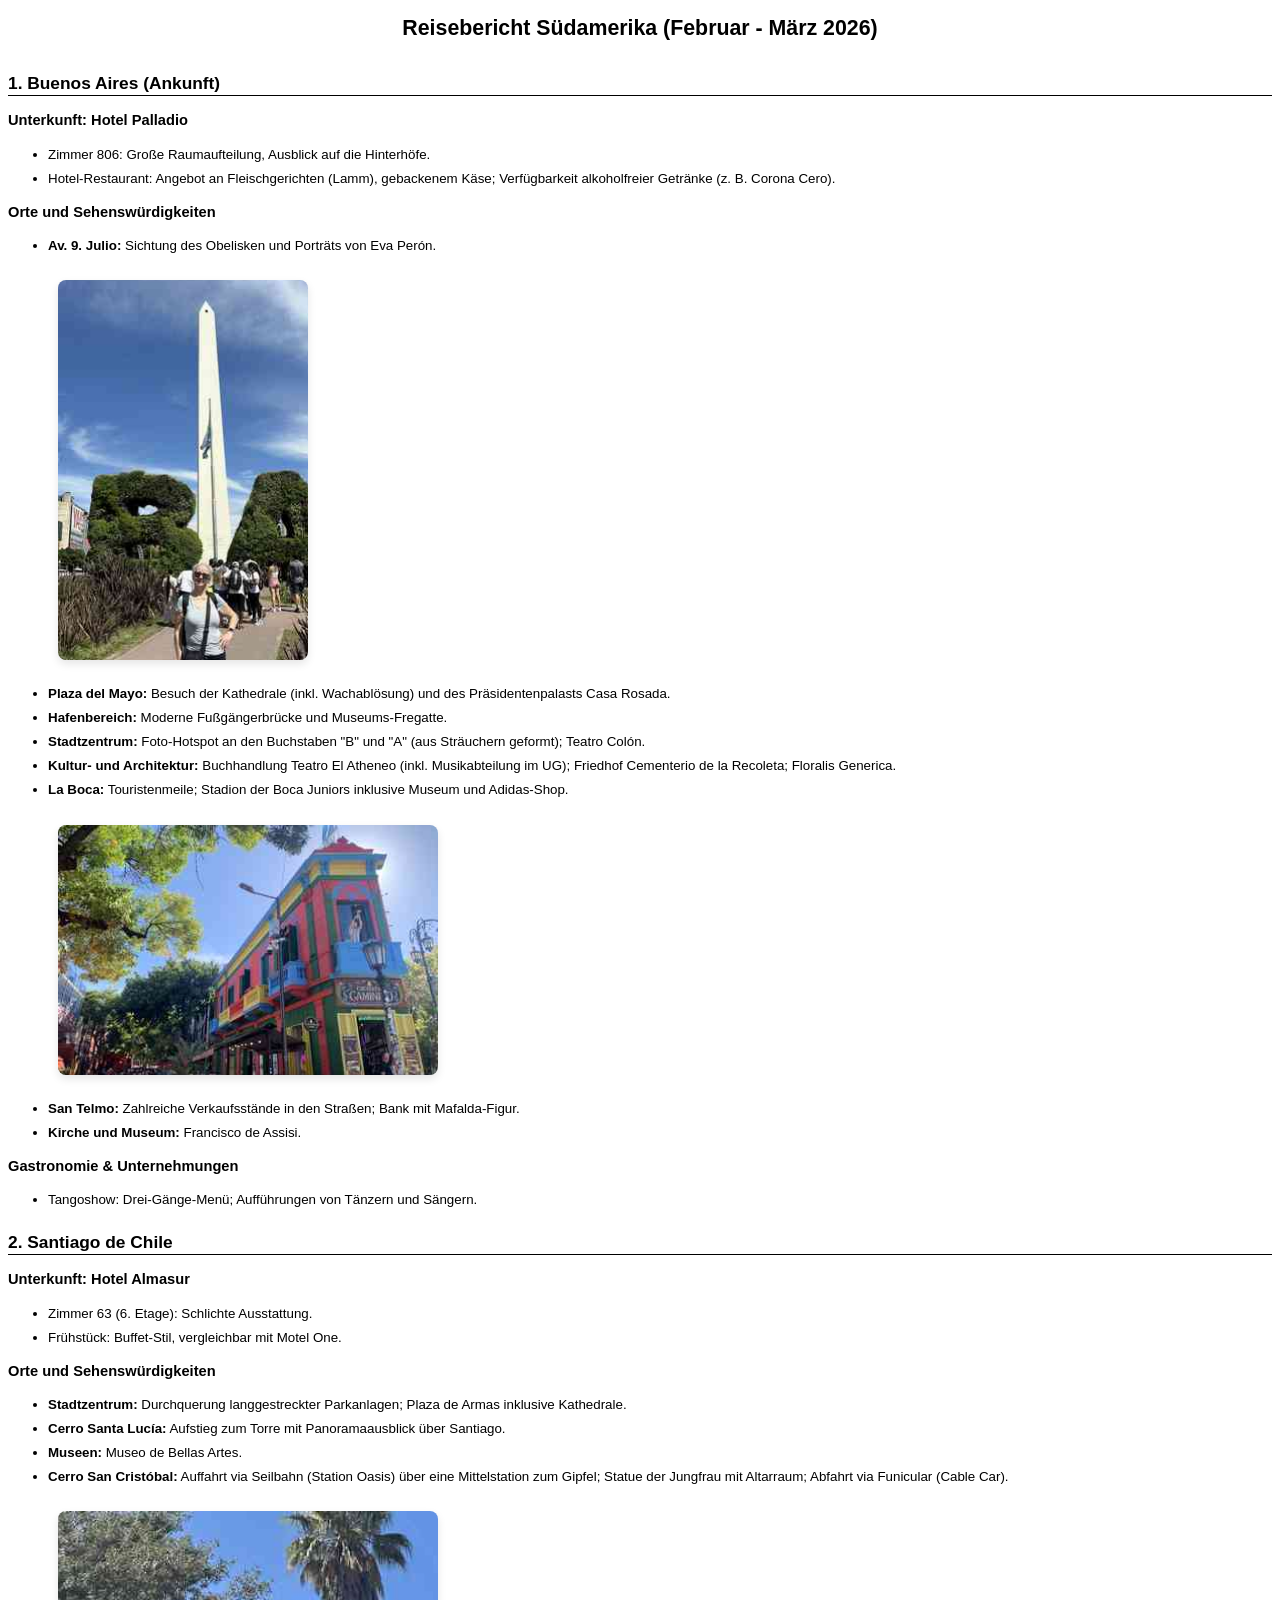
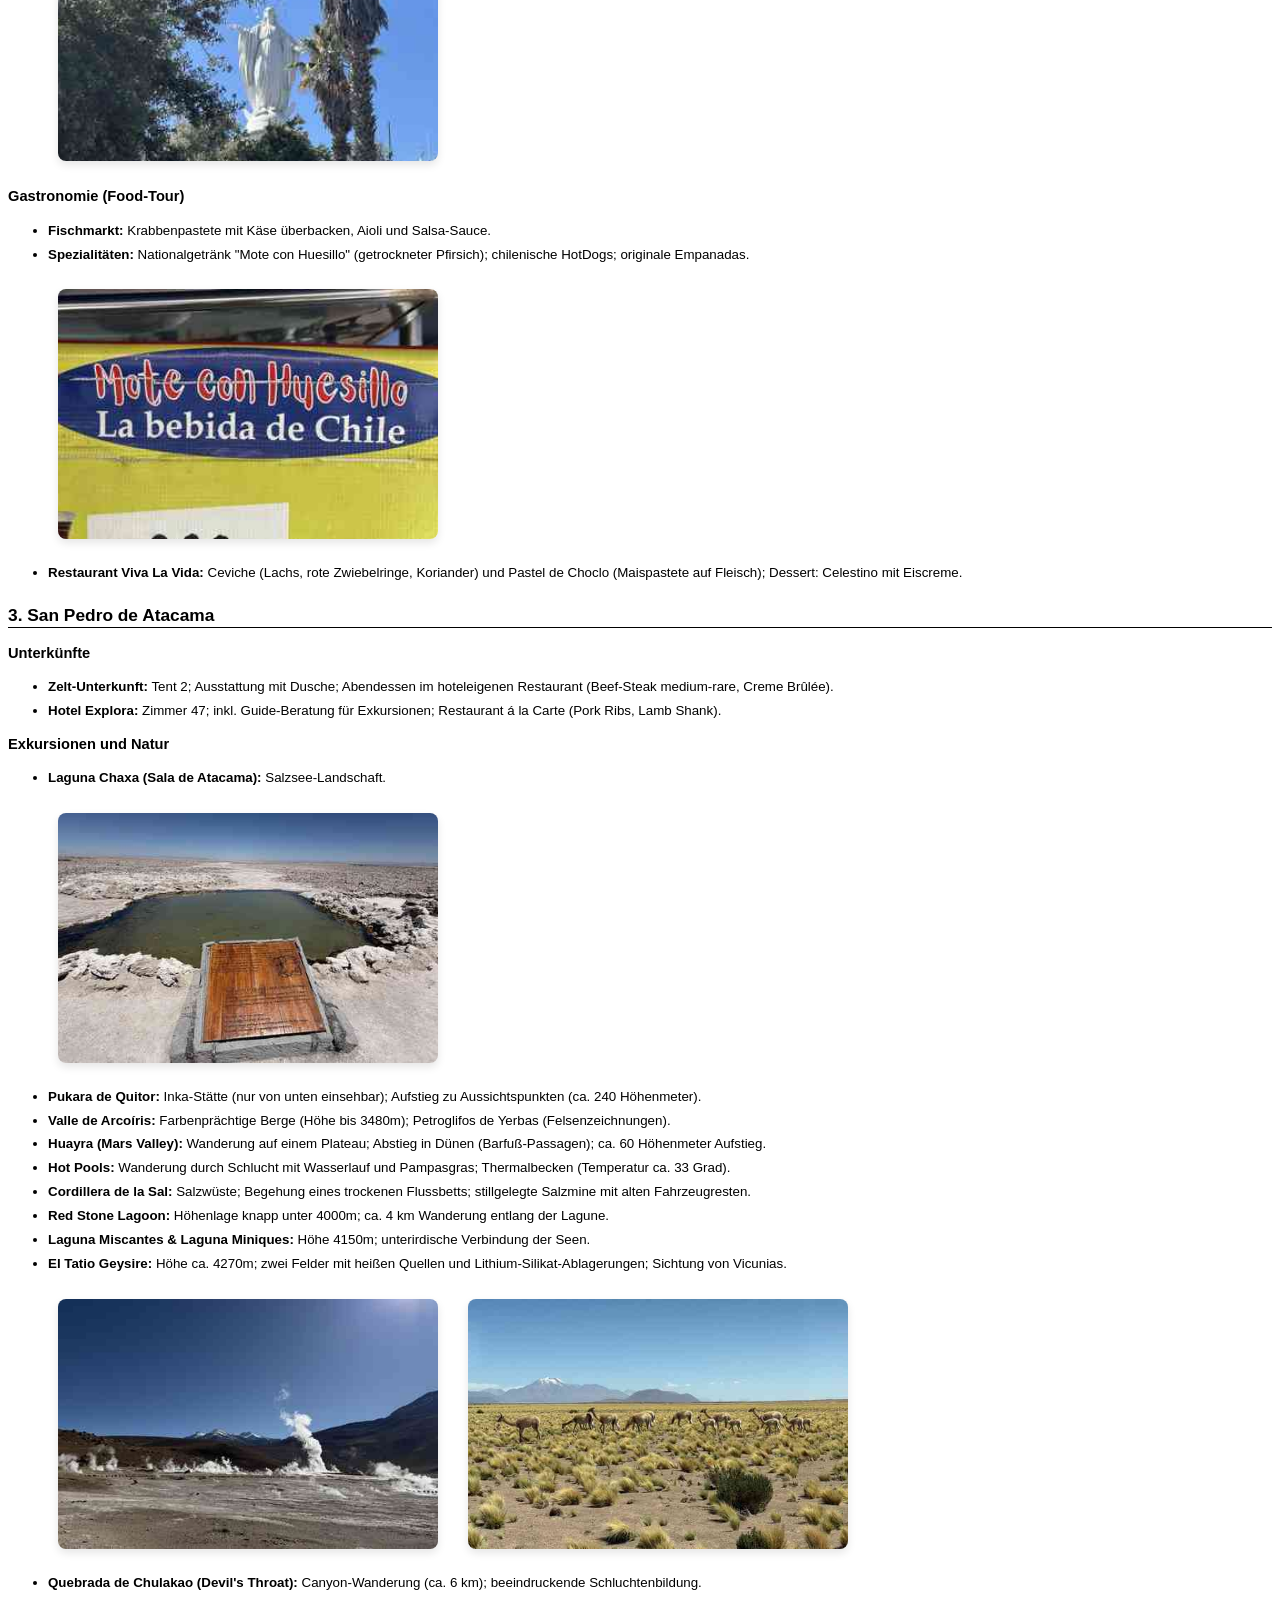
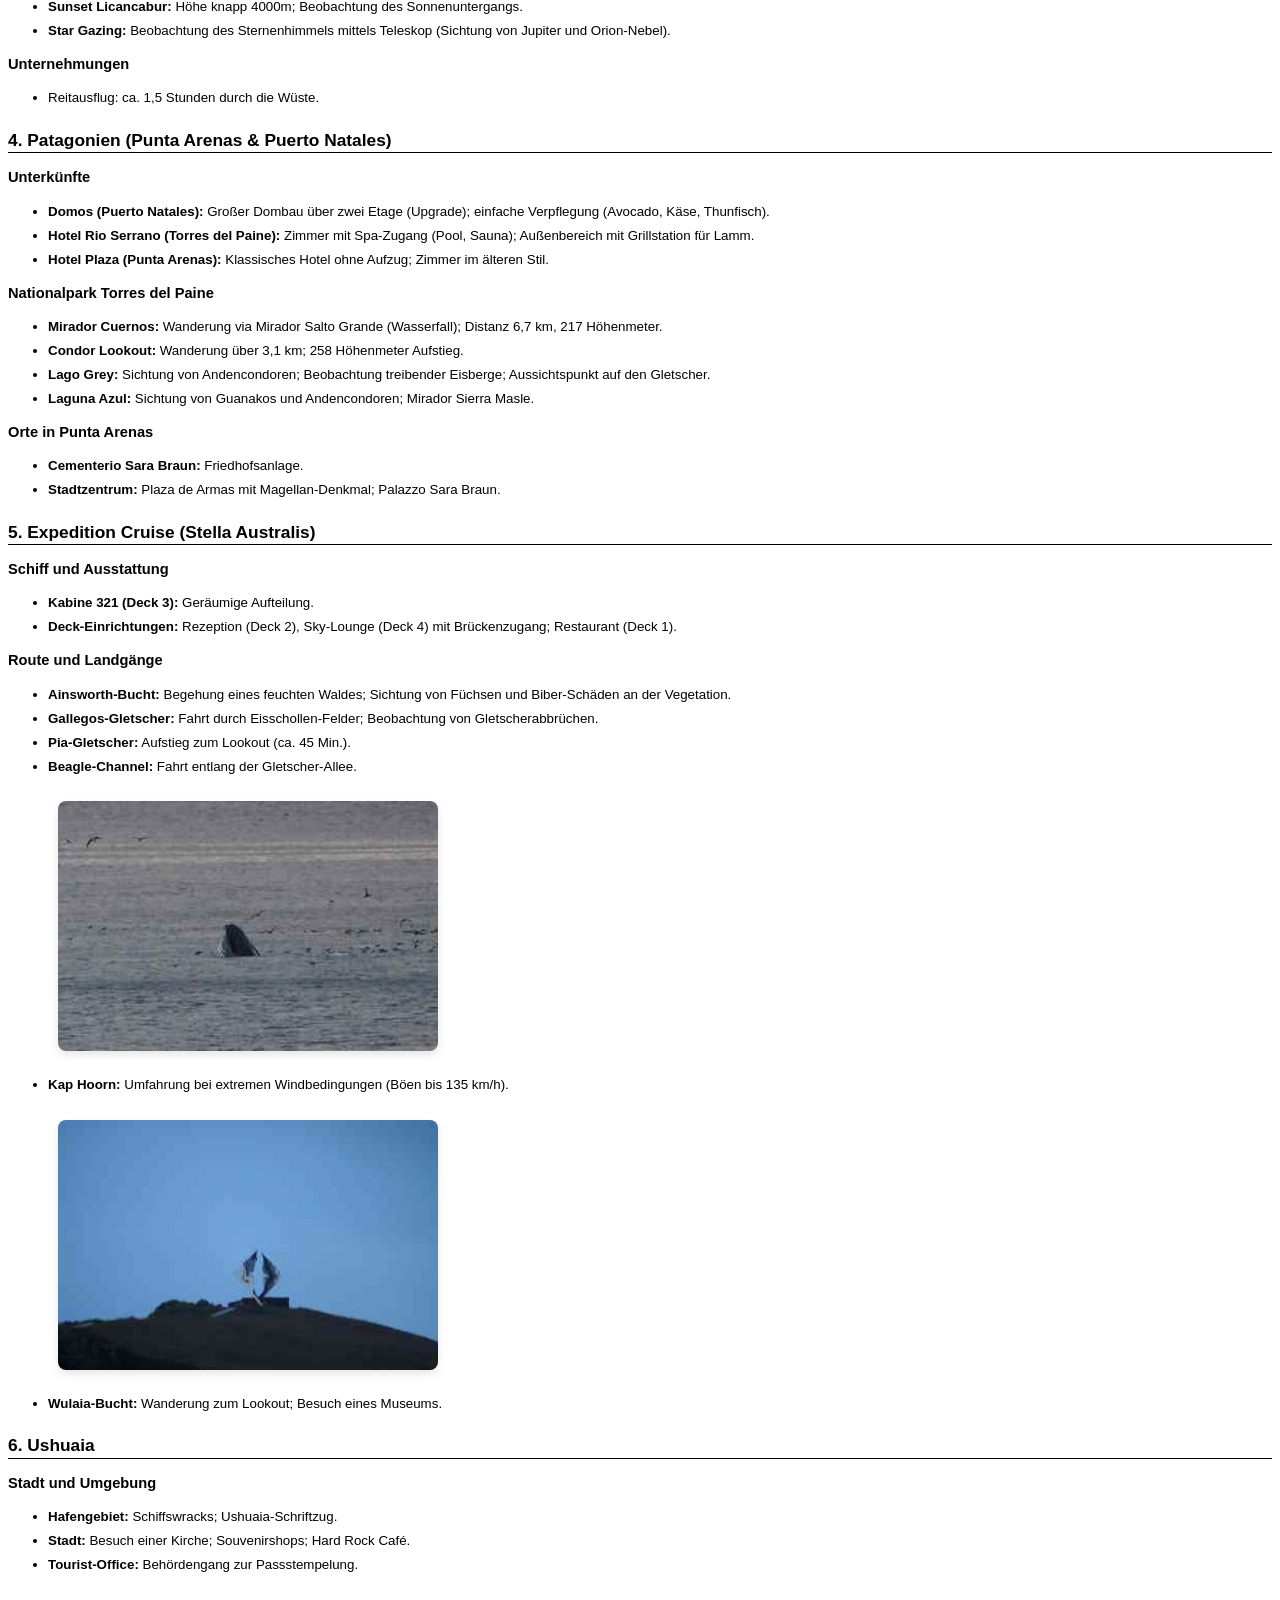
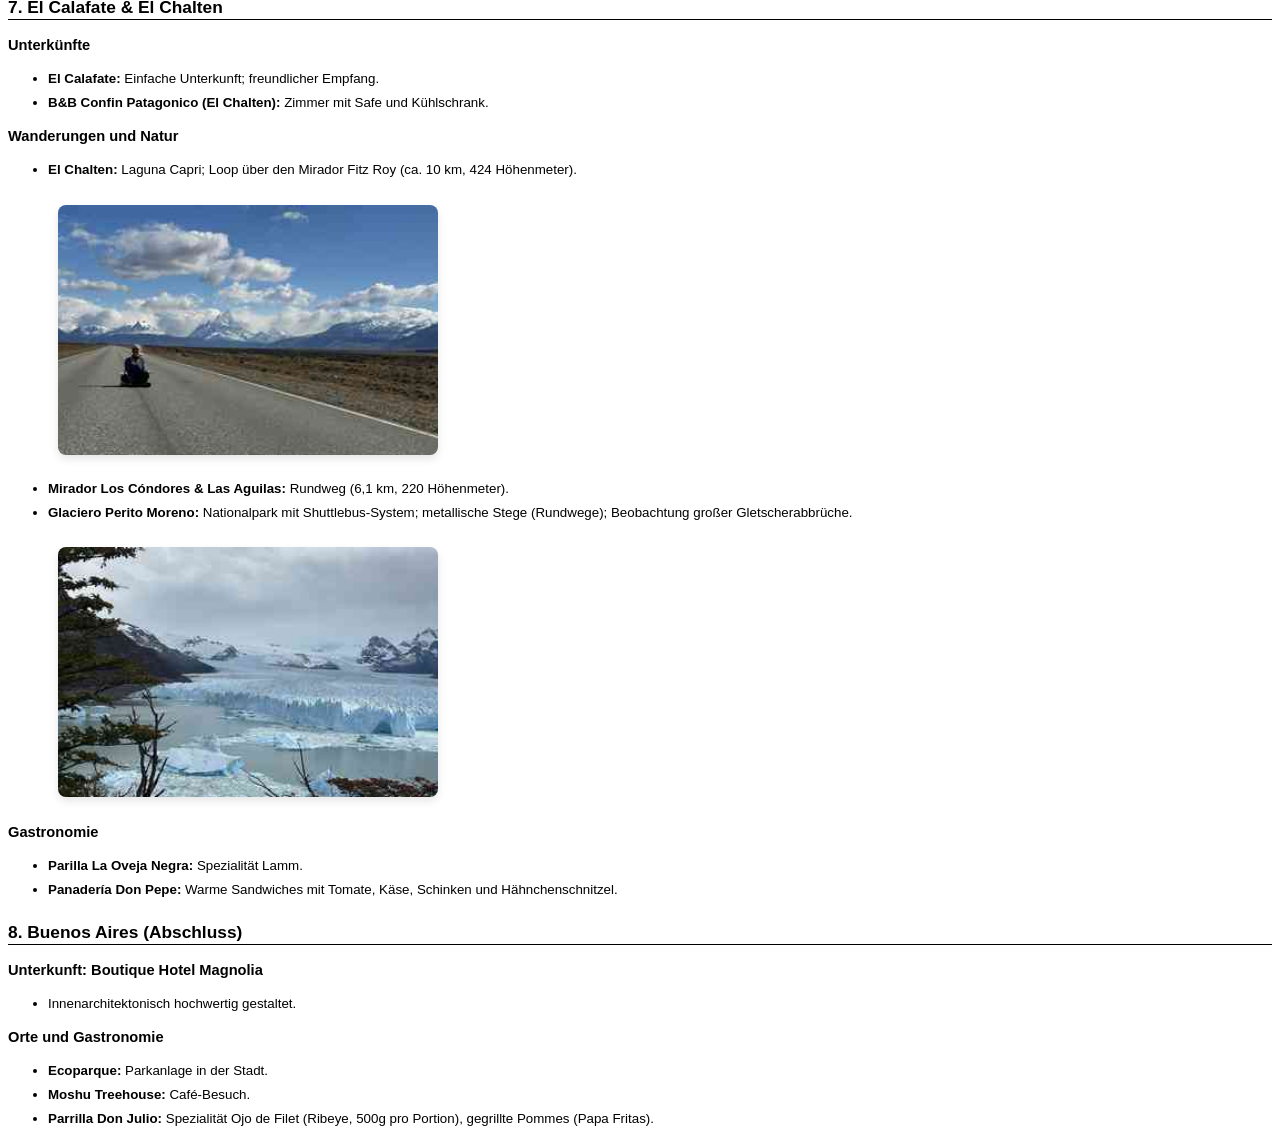
<file: 2026_Suedamerika_Reisebericht.html>
<!DOCTYPE html>
<html lang="de">
<head>
<meta charset="UTF-8">
<style>
    body { font-family: Arial, sans-serif; font-size: 10pt; line-height: 1.4; text-align: justify; }
    h1 { font-size: 16pt; text-align: center; margin-bottom: 20pt; }
    h2 { font-size: 13pt; border-bottom: 1px solid #000; margin-top: 15pt; }
    h3 { font-size: 11pt; margin-top: 10pt; }
    ul { margin-bottom: 10pt; }
    li { margin-bottom: 4pt; }
    .image-gallery { display: flex; flex-wrap: wrap; justify-content: left; gap: 10px; margin: 15px 0; }
    .blog-image { width: 380px; height: 250px; object-fit: cover; border-radius: 8px; box-shadow: 0 4px 8px rgba(0, 0, 0, 0.1); margin: 10px; display: block; }
    .blog-image2 { width: 250px; height: 380px; object-fit: cover; border-radius: 8px; box-shadow: 0 4px 8px rgba(0, 0, 0, 0.1); margin: 10px; display: block; }
</style>
</head>
<body>

<h1>Reisebericht Südamerika (Februar - März 2026)</h1>

<h2>1. Buenos Aires (Ankunft)</h2>
<h3>Unterkunft: Hotel Palladio</h3>
<ul>
    <li>Zimmer 806: Große Raumaufteilung, Ausblick auf die Hinterhöfe.</li>
    <li>Hotel-Restaurant: Angebot an Fleischgerichten (Lamm), gebackenem Käse; Verfügbarkeit alkoholfreier Getränke (z. B. Corona Cero).</li>
</ul>
<h3>Orte und Sehenswürdigkeiten</h3>
<ul>
    <li><b>Av. 9. Julio:</b> Sichtung des Obelisken und Porträts von Eva Perón.</li>
    <div class="image-gallery">
        <img src="images/01obelisk.jpg" alt="Obelisk Buenos Aires" class="blog-image2">
    </div>
    <li><b>Plaza del Mayo:</b> Besuch der Kathedrale (inkl. Wachablösung) und des Präsidentenpalasts Casa Rosada.</li>
    <li><b>Hafenbereich:</b> Moderne Fußgängerbrücke und Museums-Fregatte.</li>
    <li><b>Stadtzentrum:</b> Foto-Hotspot an den Buchstaben "B" und "A" (aus Sträuchern geformt); Teatro Colón.</li>
    <li><b>Kultur- und Architektur:</b> Buchhandlung Teatro El Atheneo (inkl. Musikabteilung im UG); Friedhof Cementerio de la Recoleta; Floralis Generica.</li>
    <li><b>La Boca:</b> Touristenmeile; Stadion der Boca Juniors inklusive Museum und Adidas-Shop.</li>
    <div class="image-gallery">
        <img src="images/02LaBoca.jpg" alt="La Boca" class="blog-image">
    </div>
    <li><b>San Telmo:</b> Zahlreiche Verkaufsstände in den Straßen; Bank mit Mafalda-Figur.</li>
    <li><b>Kirche und Museum:</b> Francisco de Assisi.</li>
</ul>
<h3>Gastronomie & Unternehmungen</h3>
<ul>
    <li>Tangoshow: Drei-Gänge-Menü; Aufführungen von Tänzern und Sängern.</li>
</ul>

<h2>2. Santiago de Chile</h2>
<h3>Unterkunft: Hotel Almasur</h3>
<ul>
    <li>Zimmer 63 (6. Etage): Schlichte Ausstattung.</li>
    <li>Frühstück: Buffet-Stil, vergleichbar mit Motel One.</li>
</ul>
<h3>Orte und Sehenswürdigkeiten</h3>
<ul>
    <li><b>Stadtzentrum:</b> Durchquerung langgestreckter Parkanlagen; Plaza de Armas inklusive Kathedrale.</li>
    <li><b>Cerro Santa Lucía:</b> Aufstieg zum Torre mit Panoramaausblick über Santiago.</li>
    <li><b>Museen:</b> Museo de Bellas Artes.</li>
    <li><b>Cerro San Cristóbal:</b> Auffahrt via Seilbahn (Station Oasis) über eine Mittelstation zum Gipfel; Statue der Jungfrau mit Altarraum; Abfahrt via Funicular (Cable Car).</li>
    <div class="image-gallery">
        <img src="images/04CerroSanCristobal.jpg" alt="Cerro San Cristóbal" class="blog-image">
    </div>
</ul>
<h3>Gastronomie (Food-Tour)</h3>
<ul>
    <li><b>Fischmarkt:</b> Krabbenpastete mit Käse überbacken, Aioli und Salsa-Sauce.</li>
    <li><b>Spezialitäten:</b> Nationalgetränk "Mote con Huesillo" (getrockneter Pfirsich); chilenische HotDogs; originale Empanadas.</li>
    <div class="image-gallery">
        <img src="images/03MoteHuesillo.jpg" alt="Mote con Huesillo" class="blog-image">
    </div>
    <li><b>Restaurant Viva La Vida:</b> Ceviche (Lachs, rote Zwiebelringe, Koriander) und Pastel de Choclo (Maispastete auf Fleisch); Dessert: Celestino mit Eiscreme.</li>
</ul>

<h2>3. San Pedro de Atacama</h2>
<h3>Unterkünfte</h3>
<ul>
    <li><b>Zelt-Unterkunft:</b> Tent 2; Ausstattung mit Dusche; Abendessen im hoteleigenen Restaurant (Beef-Steak medium-rare, Creme Brûlée).</li>
    <li><b>Hotel Explora:</b> Zimmer 47; inkl. Guide-Beratung für Exkursionen; Restaurant á la Carte (Pork Ribs, Lamb Shank).</li>
</ul>
<h3>Exkursionen und Natur</h2>
<ul>
    <li><b>Laguna Chaxa (Sala de Atacama):</b> Salzsee-Landschaft.</li>
    <div class="image-gallery">
        <img src="images/05LagunaChaxa.jpg" alt="Laguna Chaxa" class="blog-image">
    </div>
    <li><b>Pukara de Quitor:</b> Inka-Stätte (nur von unten einsehbar); Aufstieg zu Aussichtspunkten (ca. 240 Höhenmeter).</li>
    <li><b>Valle de Arcoíris:</b> Farbenprächtige Berge (Höhe bis 3480m); Petroglifos de Yerbas (Felsenzeichnungen).</li>
    <li><b>Huayra (Mars Valley):</b> Wanderung auf einem Plateau; Abstieg in Dünen (Barfuß-Passagen); ca. 60 Höhenmeter Aufstieg.</li>
    <li><b>Hot Pools:</b> Wanderung durch Schlucht mit Wasserlauf und Pampasgras; Thermalbecken (Temperatur ca. 33 Grad).</li>
    <li><b>Cordillera de la Sal:</b> Salzwüste; Begehung eines trockenen Flussbetts; stillgelegte Salzmine mit alten Fahrzeugresten.</li>
    <li><b>Red Stone Lagoon:</b> Höhenlage knapp unter 4000m; ca. 4 km Wanderung entlang der Lagune.</li>
    <li><b>Laguna Miscantes & Laguna Miniques:</b> Höhe 4150m; unterirdische Verbindung der Seen.</li>
    <li><b>El Tatio Geysire:</b> Höhe ca. 4270m; zwei Felder mit heißen Quellen und Lithium-Silikat-Ablagerungen; Sichtung von Vicunias.</li>
    <div class="image-gallery">
        <img src="images/06Geysir.jpg" alt="El Tatio Geysire" class="blog-image">
        <img src="images/07Vicunias.jpg" alt="Vicunias" class="blog-image">
    </div>
    <li><b>Quebrada de Chulakao (Devil's Throat):</b> Canyon-Wanderung (ca. 6 km); beeindruckende Schluchtenbildung.</li>
    <li><b>Sunset Licancabur:</b> Höhe knapp 4000m; Beobachtung des Sonnenuntergangs.</li>
    <li><b>Star Gazing:</b> Beobachtung des Sternenhimmels mittels Teleskop (Sichtung von Jupiter und Orion-Nebel).</li>
</ul>
<h3>Unternehmungen</h3>
<ul>
    <li>Reitausflug: ca. 1,5 Stunden durch die Wüste.</li>
</ul>

<h2>4. Patagonien (Punta Arenas & Puerto Natales)</h2>
<h3>Unterkünfte</h3>
<ul>
    <li><b>Domos (Puerto Natales):</b> Großer Dombau über zwei Etage (Upgrade); einfache Verpflegung (Avocado, Käse, Thunfisch).</li>
    <li><b>Hotel Rio Serrano (Torres del Paine):</b> Zimmer mit Spa-Zugang (Pool, Sauna); Außenbereich mit Grillstation für Lamm.</li>
    <li><b>Hotel Plaza (Punta Arenas):</b> Klassisches Hotel ohne Aufzug; Zimmer im älteren Stil.</li>
</ul>
<h3>Nationalpark Torres del Paine</h3>
<ul>
    <li><b>Mirador Cuernos:</b> Wanderung via Mirador Salto Grande (Wasserfall); Distanz 6,7 km, 217 Höhenmeter.</li>
    <li><b>Condor Lookout:</b> Wanderung über 3,1 km; 258 Höhenmeter Aufstieg.</li>
    <li><b>Lago Grey:</b> Sichtung von Andencondoren; Beobachtung treibender Eisberge; Aussichtspunkt auf den Gletscher.</li>
    <li><b>Laguna Azul:</b> Sichtung von Guanakos und Andencondoren; Mirador Sierra Masle.</li>
</ul>
<h3>Orte in Punta Arenas</h3>
<ul>
    <li><b>Cementerio Sara Braun:</b> Friedhofsanlage.</li>
    <li><b>Stadtzentrum:</b> Plaza de Armas mit Magellan-Denkmal; Palazzo Sara Braun.</li>
</ul>

<h2>5. Expedition Cruise (Stella Australis)</h2>
<h3>Schiff und Ausstattung</h3>
<ul>
    <li><b>Kabine 321 (Deck 3):</b> Geräumige Aufteilung.</li>
    <li><b>Deck-Einrichtungen:</b> Rezeption (Deck 2), Sky-Lounge (Deck 4) mit Brückenzugang; Restaurant (Deck 1).</li>
</ul>
<h3>Route und Landgänge</h3>
<ul>
    <li><b>Ainsworth-Bucht:</b> Begehung eines feuchten Waldes; Sichtung von Füchsen und Biber-Schäden an der Vegetation.</li>
    <li><b>Gallegos-Gletscher:</b> Fahrt durch Eisschollen-Felder; Beobachtung von Gletscherabbrüchen.</li>
    <li><b>Pia-Gletscher:</b> Aufstieg zum Lookout (ca. 45 Min.).</li>
    <li><b>Beagle-Channel:</b> Fahrt entlang der Gletscher-Allee.</li>
    <div class="image-gallery">
        <img src="images/08Wal.jpg" alt="Wal" class="blog-image">
    </div>
    <li><b>Kap Hoorn:</b> Umfahrung bei extremen Windbedingungen (Böen bis 135 km/h).</li>
    <div class="image-gallery">
        <img src="images/09KapHoorn.jpg" alt="Kap Hoorn" class="blog-image">
    </div>
    <li><b>Wulaia-Bucht:</b> Wanderung zum Lookout; Besuch eines Museums.</li>
</ul>

<h2>6. Ushuaia</h2>
<h3>Stadt und Umgebung</h3>
<ul>
    <li><b>Hafengebiet:</b> Schiffswracks; Ushuaia-Schriftzug.</li>
    <li><b>Stadt:</b> Besuch einer Kirche; Souvenirshops; Hard Rock Café.</li>
    <li><b>Tourist-Office:</b> Behördengang zur Passstempelung.</li>
</ul>

<h2>7. El Calafate & El Chalten</h2>
<h3>Unterkünfte</h3>
<ul>
    <li><b>El Calafate:</b> Einfache Unterkunft; freundlicher Empfang.</li>
    <li><b>B&B Confin Patagonico (El Chalten):</b> Zimmer mit Safe und Kühlschrank.</li>
</ul>
<h3>Wanderungen und Natur</h3>
<ul>
    <li><b>El Chalten:</b> Laguna Capri; Loop über den Mirador Fitz Roy (ca. 10 km, 424 Höhenmeter).</li>
    <div class="image-gallery">
        <img src="images/10FitzRoy.jpg" alt="Fitz Roy" class="blog-image">
    </div>
    <li><b>Mirador Los Cóndores & Las Aguilas:</b> Rundweg (6,1 km, 220 Höhenmeter).</li>
    <li><b>Glaciero Perito Moreno:</b> Nationalpark mit Shuttlebus-System; metallische Stege (Rundwege); Beobachtung großer Gletscherabbrüche.</li>
    <div class="image-gallery">
        <img src="images/11PeritoMoreno.jpg" alt="Perito Moreno" class="blog-image">
    </div>
</ul>
<h3>Gastronomie</h3>
<ul>
    <li><b>Parilla La Oveja Negra:</b> Spezialität Lamm.</li>
    <li><b>Panadería Don Pepe:</b> Warme Sandwiches mit Tomate, Käse, Schinken und Hähnchenschnitzel.</li>
</ul>

<h2>8. Buenos Aires (Abschluss)</h2>
<h3>Unterkunft: Boutique Hotel Magnolia</h3>
<ul>
    <li>Innenarchitektonisch hochwertig gestaltet.</li>
</ul>
<h3>Orte und Gastronomie</h3>
<ul>
    <li><b>Ecoparque:</b> Parkanlage in der Stadt.</li>
    <li><b>Moshu Treehouse:</b> Café-Besuch.</li>
    <li><b>Parrilla Don Julio:</b> Spezialität Ojo de Filet (Ribeye, 500g pro Portion), gegrillte Pommes (Papa Fritas).</li>
</ul>

</body>
</html>
</file>
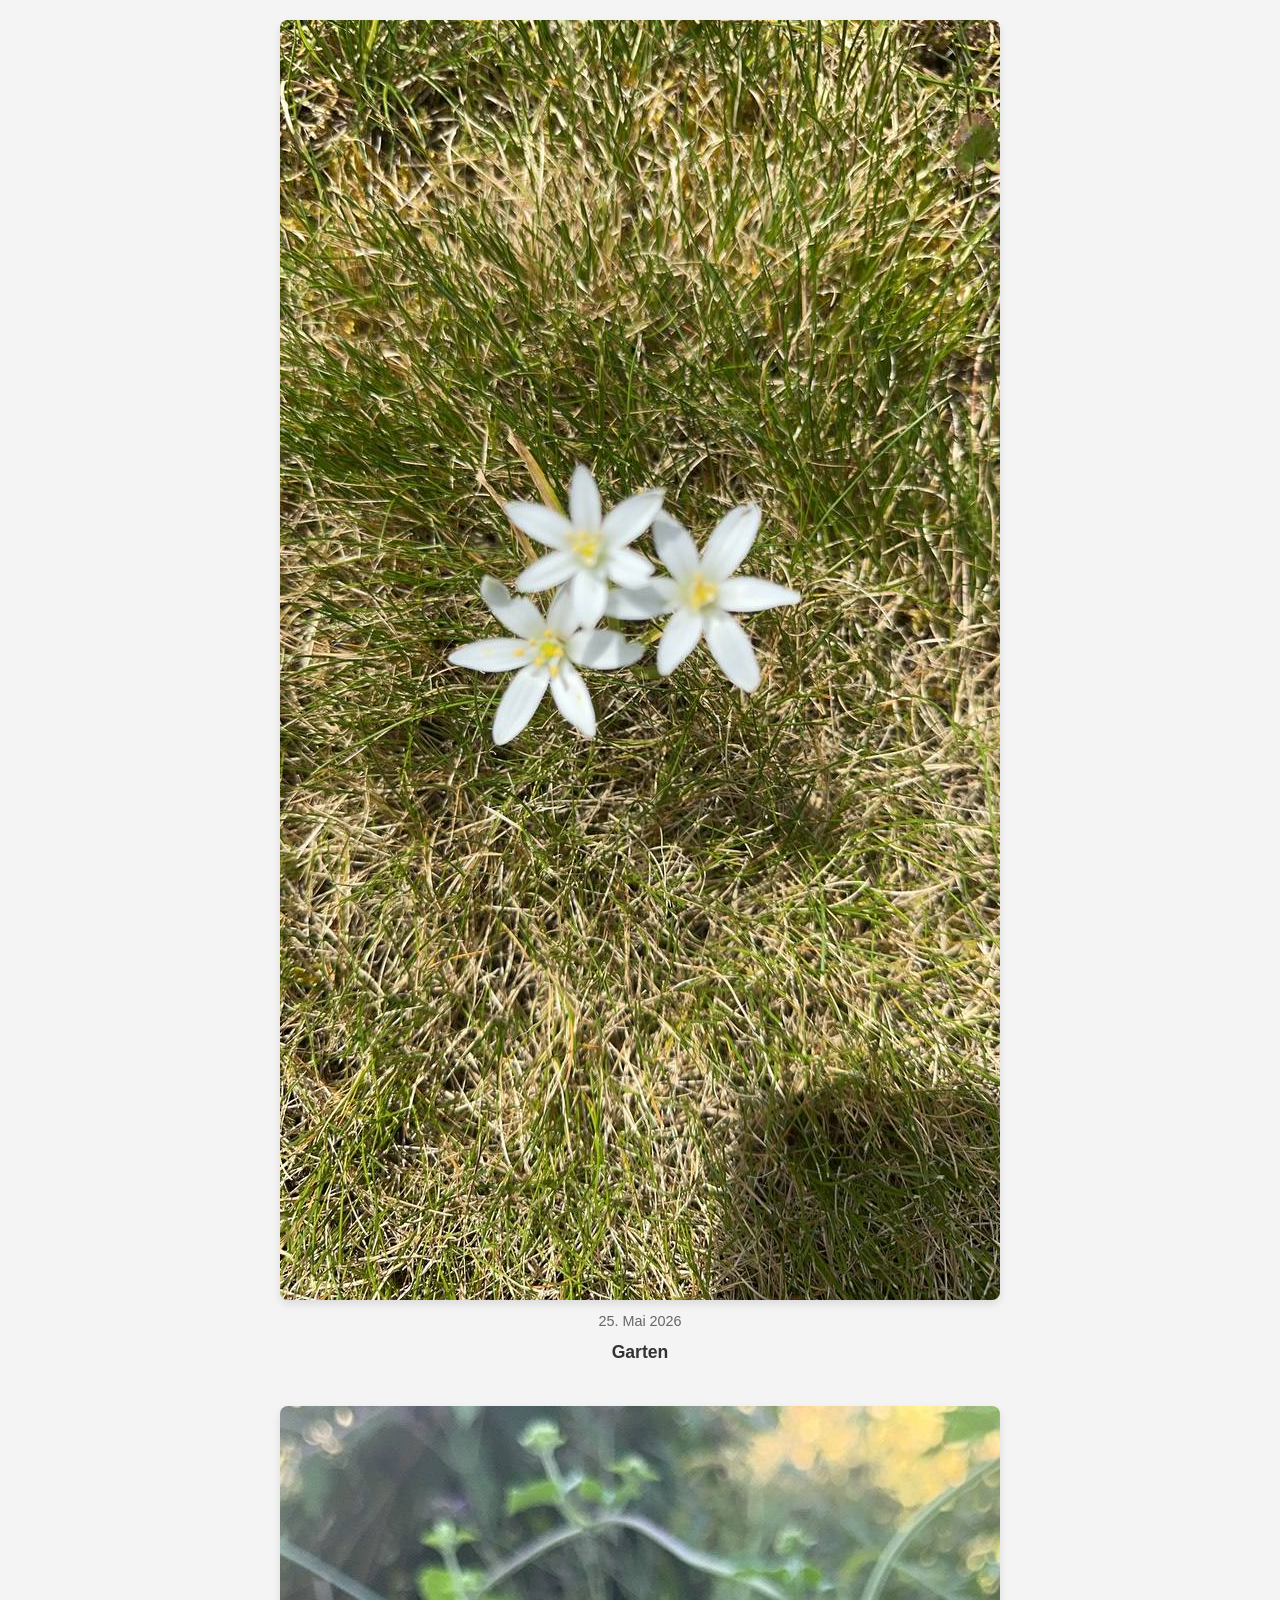
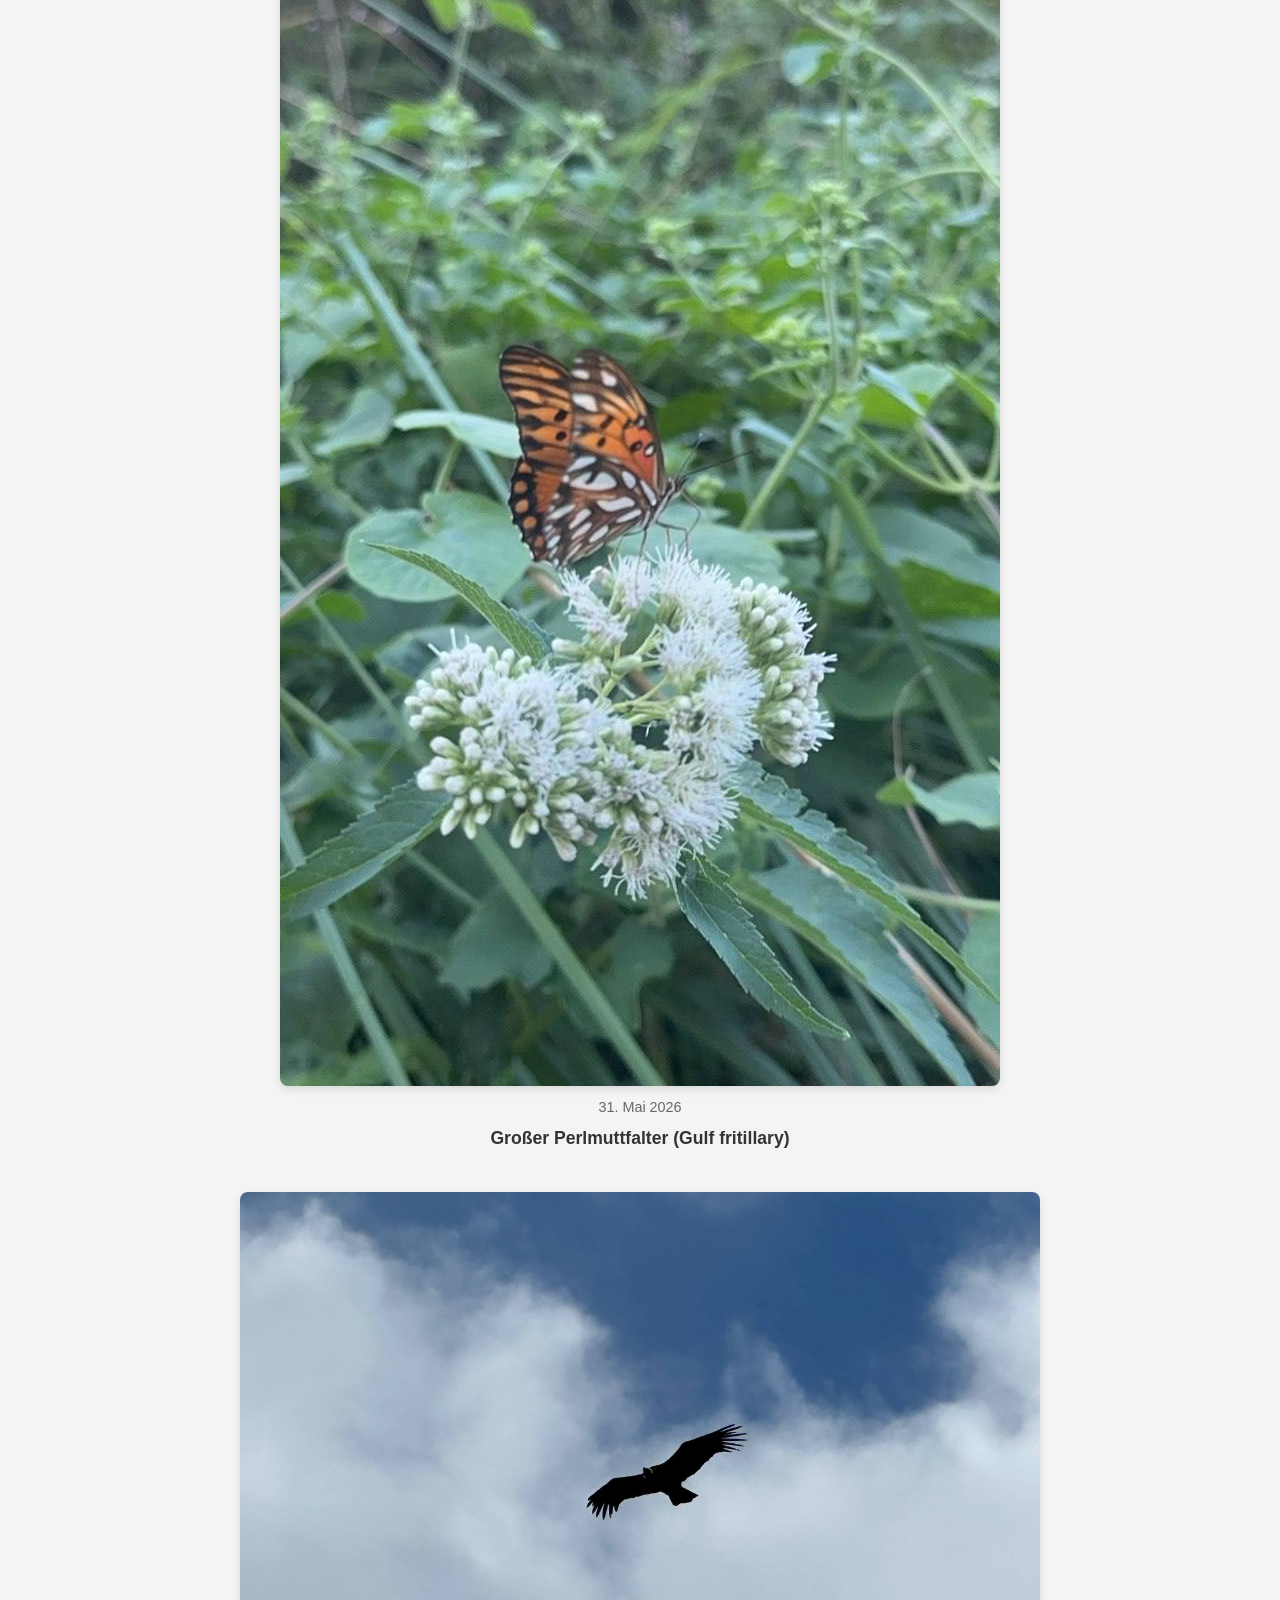
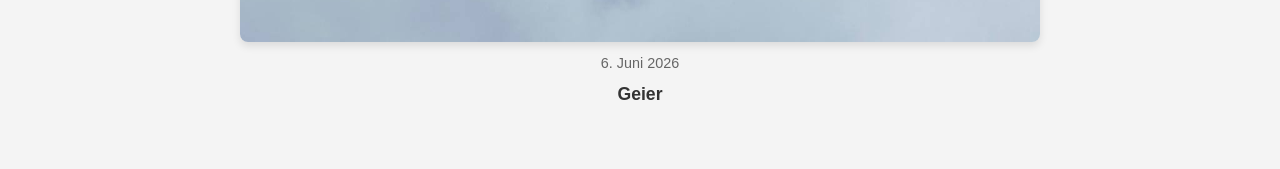
<file: news.html>
<!DOCTYPE html>
<html lang="de">
<head>
 <meta charset="UTF-8">
 <meta name="viewport" content="width=device-width, initial-scale=1.0">
 <title>News</title>
 <style>
 body {
 font-family: -apple-system, BlinkMacSystemFont, "Segoe UI", Roboto, Helvetica, Arial, sans-serif;
 line-height: 1.6;
 color: #333;
 max-width: 800px;
 margin: 0 auto;
 padding: 20px;
 background-color: #f4f4f4;
 text-align: center;
 }
 .news-item {
 margin-bottom: 40px;
 text-align: center;
 }
 .news-image {
 max-width: 100%;
 height: auto;
 display: block;
 margin: 0 auto;
 border-radius: 8px;
 box-shadow: 0 4px 8px rgba(0,0,0,0.1);
 }
 .news-date {
 font-size: 0.9em;
 color: #666;
 margin-top: 10px;
 }
 .news-caption {
 font-size: 1.1em;
 font-weight: bold;
 margin-top: 5px;
 }
 </style>
</head>
<body>

 <div class="news-item">
 <img src="./images/garten.jpg" alt="Garten" class="news-image">
  <div class="news-date">25. Mai 2026</div>
 <div class="news-caption">Garten</div>
 </div>

 <div class="news-item">
 <img src="./images/gulf_fritillary.jpg" alt="Großer Perlmuttfalter" class="news-image">
 <div class="news-date">31. Mai 2026</div>
 <div class="news-caption">Großer Perlmuttfalter (Gulf fritillary)</div>
 </div>

 <div class="news-item">
 <img src="./images/geier.jpg" alt="Geier" class="news-image">
 <div class="news-date">6. Juni 2026</div>
 <div class="news-caption">Geier</div>
 </div>

</body>
</html>
</file>
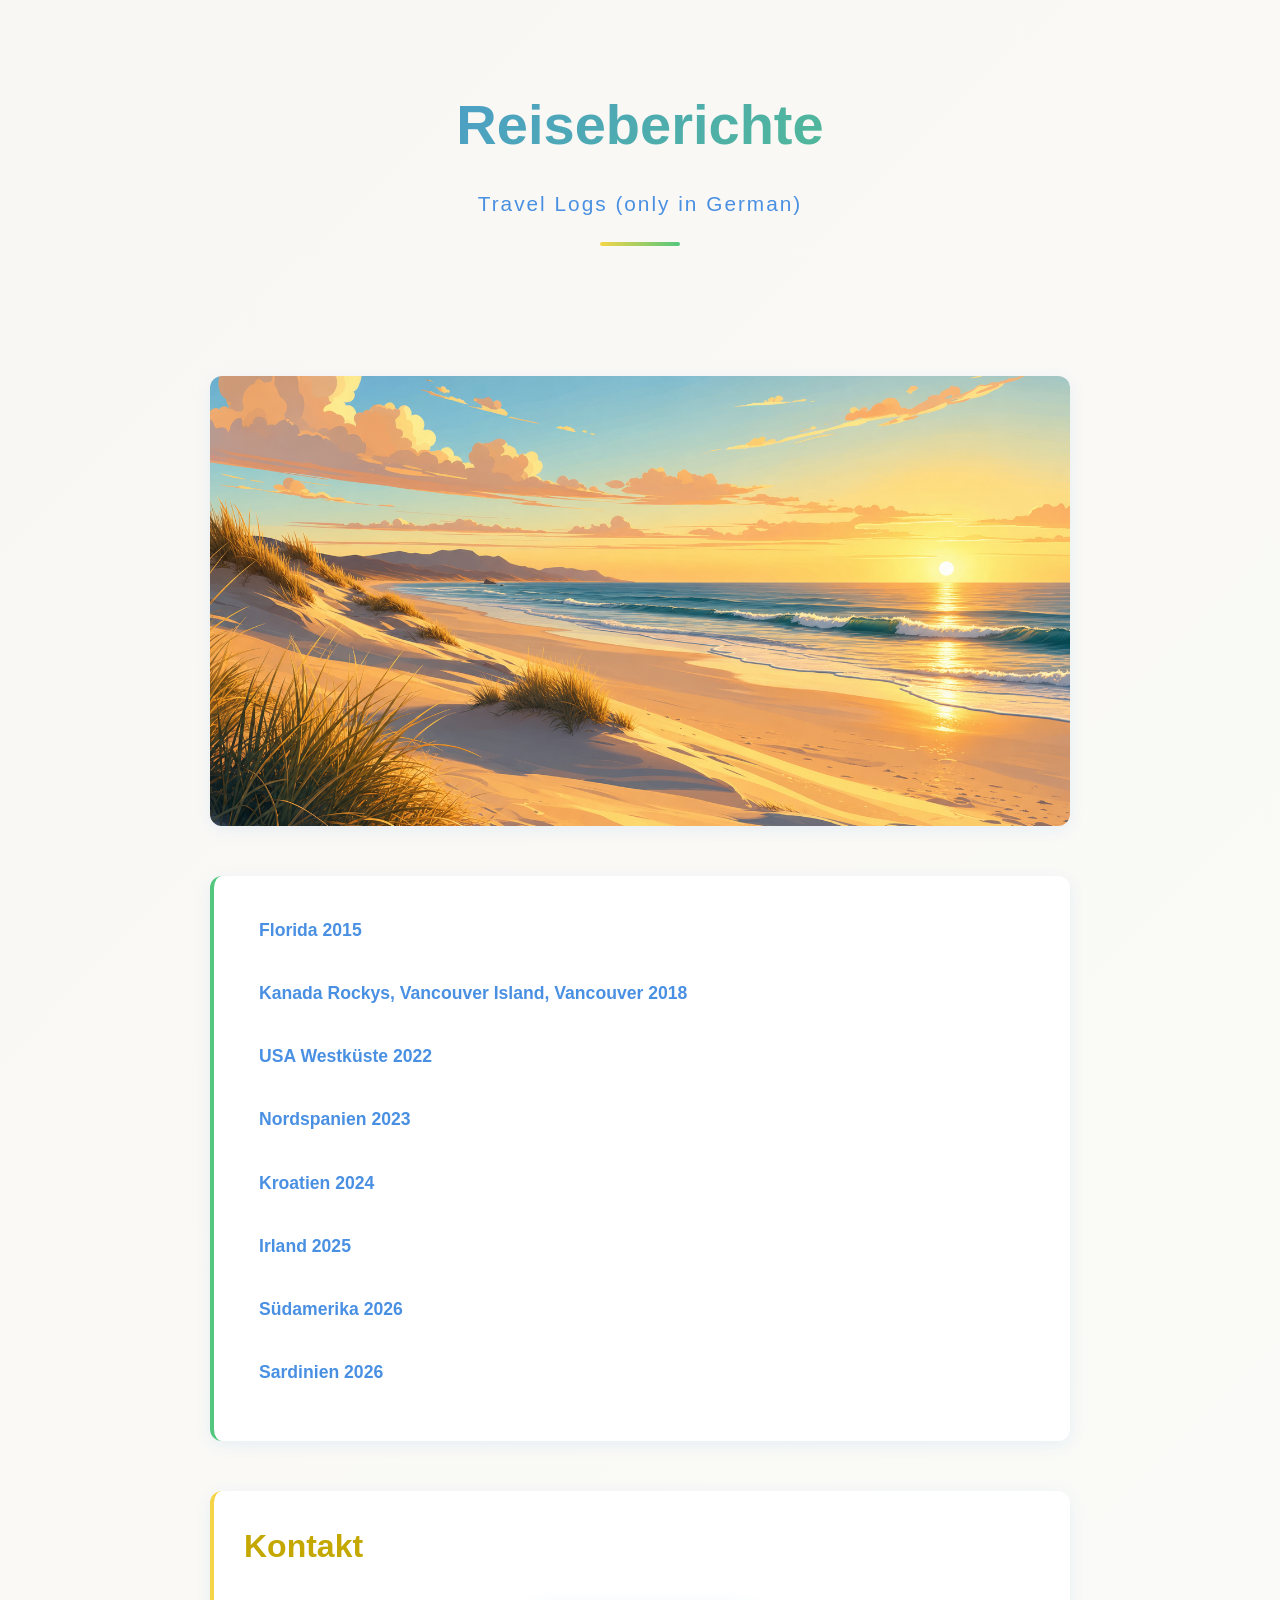
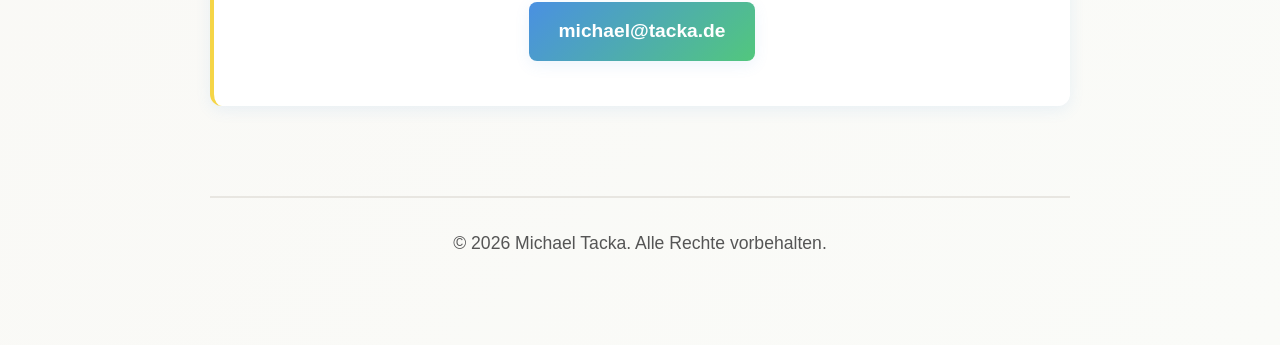
<file: reisen.html>
<!DOCTYPE html>
<html lang="de">
<head>
    <meta charset="UTF-8">
    <meta name="viewport" content="width=device-width, initial-scale=1.0">
    <title>Reisen</title>
    <link rel="stylesheet" href="style.css">
</head>
<body>
    

    <div class="container">
        <header>
            <div class="header-content">
                <h1 data-i18n="name">Reiseberichte</h1>
                <p class="tagline" data-i18n="tagline">Travel Logs (only in German)</p>
            </div>
        </header>

        <main>
            <section class="gallery gallery-bottom">
                <div class="gallery-item">
                    <img src="beach.png" alt="Sunny beach sunset" class="gallery-img gallery-large">
                </div>
            </section>

            <section class="travel">                
                <ul>
                    <li><a href="2015_florida_reiseverlauf.html">Florida 2015</a></li>
                    <li><a href="2018_Reiseverlauf_Kanada.html">Kanada Rockys, Vancouver Island, Vancouver 2018</a></li>
                    <li><a href="2022_USA-Westkueste_Reiseverlauf.html">USA Westküste 2022</a></li>
                    <li><a href="2023_Nordspanien.html">Nordspanien 2023</a></li>
                    <li><a href="2024_Kroatien.html">Kroatien 2024</a></li>
                    <li><a href="2025_Irland_Reiseverlauf.html">Irland 2025</a></li> 
                    <li><a href="2026_Suedamerika_Reisebericht.html">Südamerika 2026</a></li>                    
                    <li><a href="2026_Sardinien_Reiseverlauf.html">Sardinien 2026</a></li>
                </ul>
            </section>

 
            <section class="contact">
                <h2 data-i18n="contact-title">Kontakt</h2>
                <p>
                    <a href="mailto:michael@tacka.de" class="email-link">
                        michael@tacka.de
                    </a>
                </p>
            
</main>

        <footer>
            <p data-i18n="footer">&copy; 2026 Michael Tacka. Alle Rechte vorbehalten.</p>
        </footer>
    </div>


</body>
</html>
</file>
<file: style.css>
* {
    margin: 0;
    padding: 0;
    box-sizing: border-box;
}

:root {
    --primary-blue: #4A90E2;
    --accent-yellow: #F5D547;
    --accent-green: #52C77D;
    --light-bg: #F9F7F4;
    --dark-text: #2C3E50;
    --white: #FFFFFF;
    --shadow: 0 4px 15px rgba(74, 144, 226, 0.1);
}

body {
    font-family: 'Segoe UI', Tahoma, Geneva, Verdana, sans-serif;
    line-height: 1.6;
    color: var(--dark-text);
    background: linear-gradient(135deg, var(--light-bg) 0%, #FAFBF8 100%);
    min-height: 100vh;
    position: relative;
}

/* Language Switcher */
.language-switcher {
    position: fixed;
    top: 20px;
    right: 20px;
    display: flex;
    gap: 8px;
    z-index: 1000;
}

.lang-btn {
    padding: 8px 12px;
    border: 2px solid var(--primary-blue);
    background: var(--white);
    color: var(--primary-blue);
    border-radius: 6px;
    cursor: pointer;
    font-weight: 600;
    font-size: 12px;
    transition: all 0.3s ease;
}

.lang-btn:hover {
    background: var(--primary-blue);
    color: var(--white);
}

.lang-btn.active {
    background: var(--primary-blue);
    color: var(--white);
}

/* Container */
.container {
    max-width: 900px;
    margin: 0 auto;
    padding: 40px 20px;
    display: flex;
    flex-direction: column;
    min-height: 100vh;
}

/* Header */
header {
    text-align: center;
    margin-bottom: 60px;
    padding: 40px 0;
    position: relative;
}

.header-content h1 {
    font-size: 3.5rem;
    margin-bottom: 15px;
    background: linear-gradient(135deg, var(--primary-blue), var(--accent-green));
    -webkit-background-clip: text;
    -webkit-text-fill-color: transparent;
    background-clip: text;
    font-weight: 700;
}

.tagline {
    font-size: 1.3rem;
    color: var(--primary-blue);
    font-weight: 300;
    letter-spacing: 2px;
}

/* Accent line under header */
header::after {
    content: '';
    display: block;
    width: 80px;
    height: 4px;
    background: linear-gradient(90deg, var(--accent-yellow), var(--accent-green));
    margin: 20px auto 0;
    border-radius: 2px;
}

/* Main Content */
main {
    flex: 1;
}

/* Gallery Section */
.gallery {
    padding: 0;
    background: transparent;
    box-shadow: none;
    border-left: none;
}

.gallery-top {
    margin-bottom: 30px;
}

.gallery-bottom {
    margin-bottom: 50px;
    margin-top: 30px;
}

.gallery-item {
    border-radius: 12px;
    overflow: hidden;
    box-shadow: var(--shadow);
    transition: transform 0.3s ease, box-shadow 0.3s ease;
}

.gallery-item:hover {
    transform: translateY(-5px);
    box-shadow: 0 12px 28px rgba(74, 144, 226, 0.15);
}

.gallery-img {
    width: 100%;
    object-fit: cover;
    display: block;
}

.gallery-top .gallery-img {
    object-fit: contain;
    background: transparent;
}

.gallery-top .gallery-item {
    max-width: 300px;
    margin: 0 auto;
}

.gallery-small {
    height: auto;
    width: 100%;
}

.gallery-large {
    height: 50vh;
}

@media (max-width: 768px) {
    .gallery-small {
        height: 200px;
    }
    
    .gallery-large {
        height: 350px;
    }
}

section {
    margin-bottom: 50px;
    padding: 30px;
    background: var(--white);
    border-radius: 12px;
    box-shadow: var(--shadow);
    border-left: 4px solid var(--primary-blue);
}

section:nth-child(2) {
    border-left-color: var(--accent-green);
}

section:nth-child(3) {
    border-left-color: var(--accent-yellow);
}

section:nth-child(4) {
    border-left-color: #FF6B6B;
}

h2 {
    font-size: 2rem;
    color: var(--primary-blue);
    margin-bottom: 20px;
    position: relative;
    padding-bottom: 10px;
}

section:nth-child(2) h2 {
    color: var(--accent-green);
}

section:nth-child(3) h2 {
    color: var(--accent-yellow);
    color: #C4A800;
}

section:nth-child(4) h2 {
    color: #FF6B6B;
}

p {
    font-size: 1.1rem;
    line-height: 1.8;
    color: #555;
    margin-bottom: 15px;
}

/* Contact Section */
.contact p {
    text-align: center;
    font-size: 1.2rem;
}

.email-link {
    display: inline-block;
    color: var(--white);
    background: linear-gradient(135deg, var(--primary-blue), var(--accent-green));
    padding: 12px 30px;
    border-radius: 8px;
    text-decoration: none;
    font-weight: 600;
    transition: all 0.3s ease;
    box-shadow: var(--shadow);
}

.email-link:hover {
    transform: translateY(-3px);
    box-shadow: 0 8px 20px rgba(74, 144, 226, 0.2);
}

/* Travel Section */
.travel {
    border-left-color: #FF6B6B;
}

.travel h2 {
    color: #FF6B6B;
}

.travel ul {
    list-style: none;
    padding-left: 0;
}

.travel li {
    margin-bottom: 15px;
    font-size: 1.1rem;
}

.travel a {
    color: var(--primary-blue);
    text-decoration: none;
    font-weight: 600;
    padding: 10px 15px;
    border-radius: 6px;
    transition: all 0.3s ease;
    display: inline-block;
/*    background: rgba(255, 107, 107, 0.1);
    border: 1px solid rgba(255, 107, 107, 0.3);*/
}

.travel a:hover {
    background: rgba(255, 107, 107, 0.2);
    transform: translateY(-2px);
    box-shadow: 0 4px 12px rgba(255, 107, 107, 0.2);
}

/* Footer */
footer {
    text-align: center;
    padding: 30px 0;
    border-top: 2px solid #E8E6E1;
    margin-top: 40px;
    color: #999;
    font-size: 0.95rem;
}

/* Responsive */
@media (max-width: 768px) {
    .header-content h1 {
        font-size: 2.5rem;
    }

    .tagline {
        font-size: 1.1rem;
    }

    section {
        padding: 20px;
    }

    h2 {
        font-size: 1.5rem;
    }

    .language-switcher {
        top: 10px;
        right: 10px;
    }
}

/* Animation */
@keyframes fadeIn {
    from {
        opacity: 0;
        transform: translateY(10px);
    }
    to {
        opacity: 1;
        transform: translateY(0);
    }
}

section, header {
    animation: fadeIn 0.6s ease forwards;
}

section:nth-child(2) {
    animation-delay: 0.1s;
}

section:nth-child(3) {
    animation-delay: 0.2s;
}
</file>
